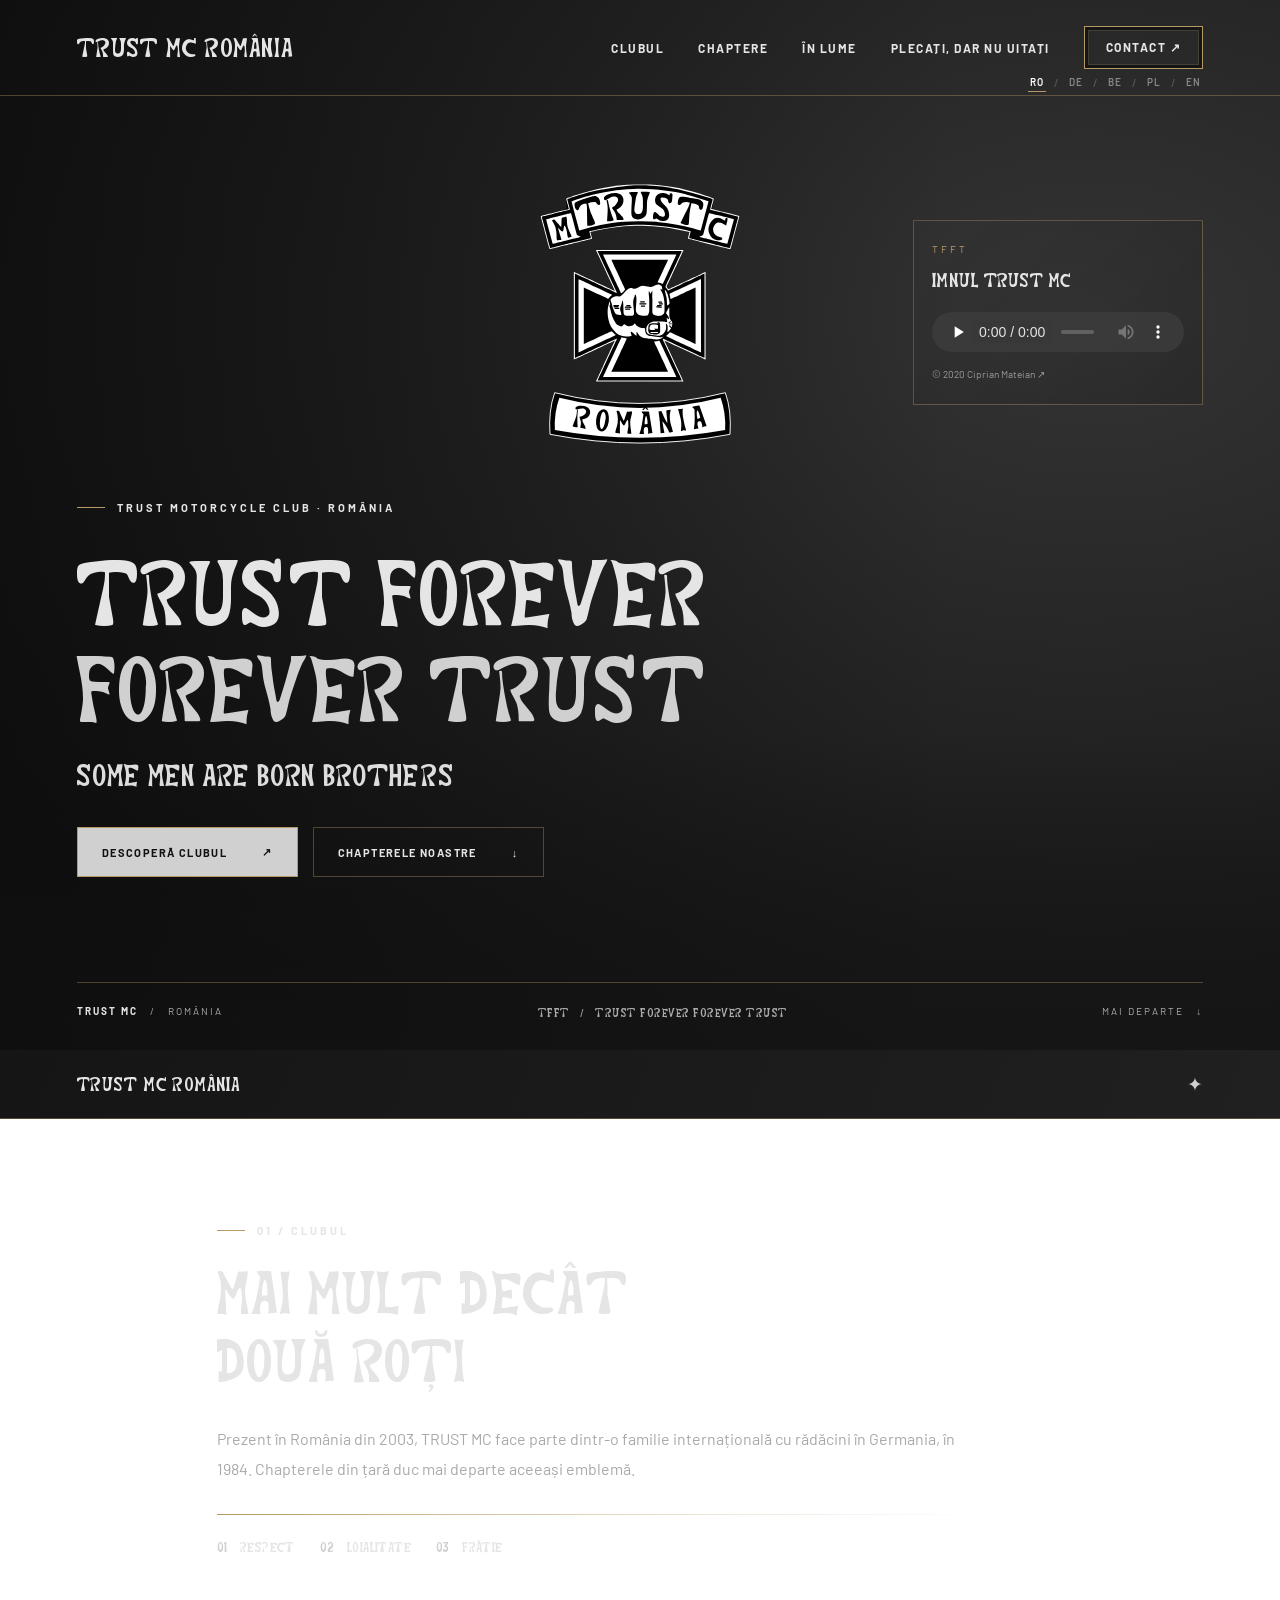
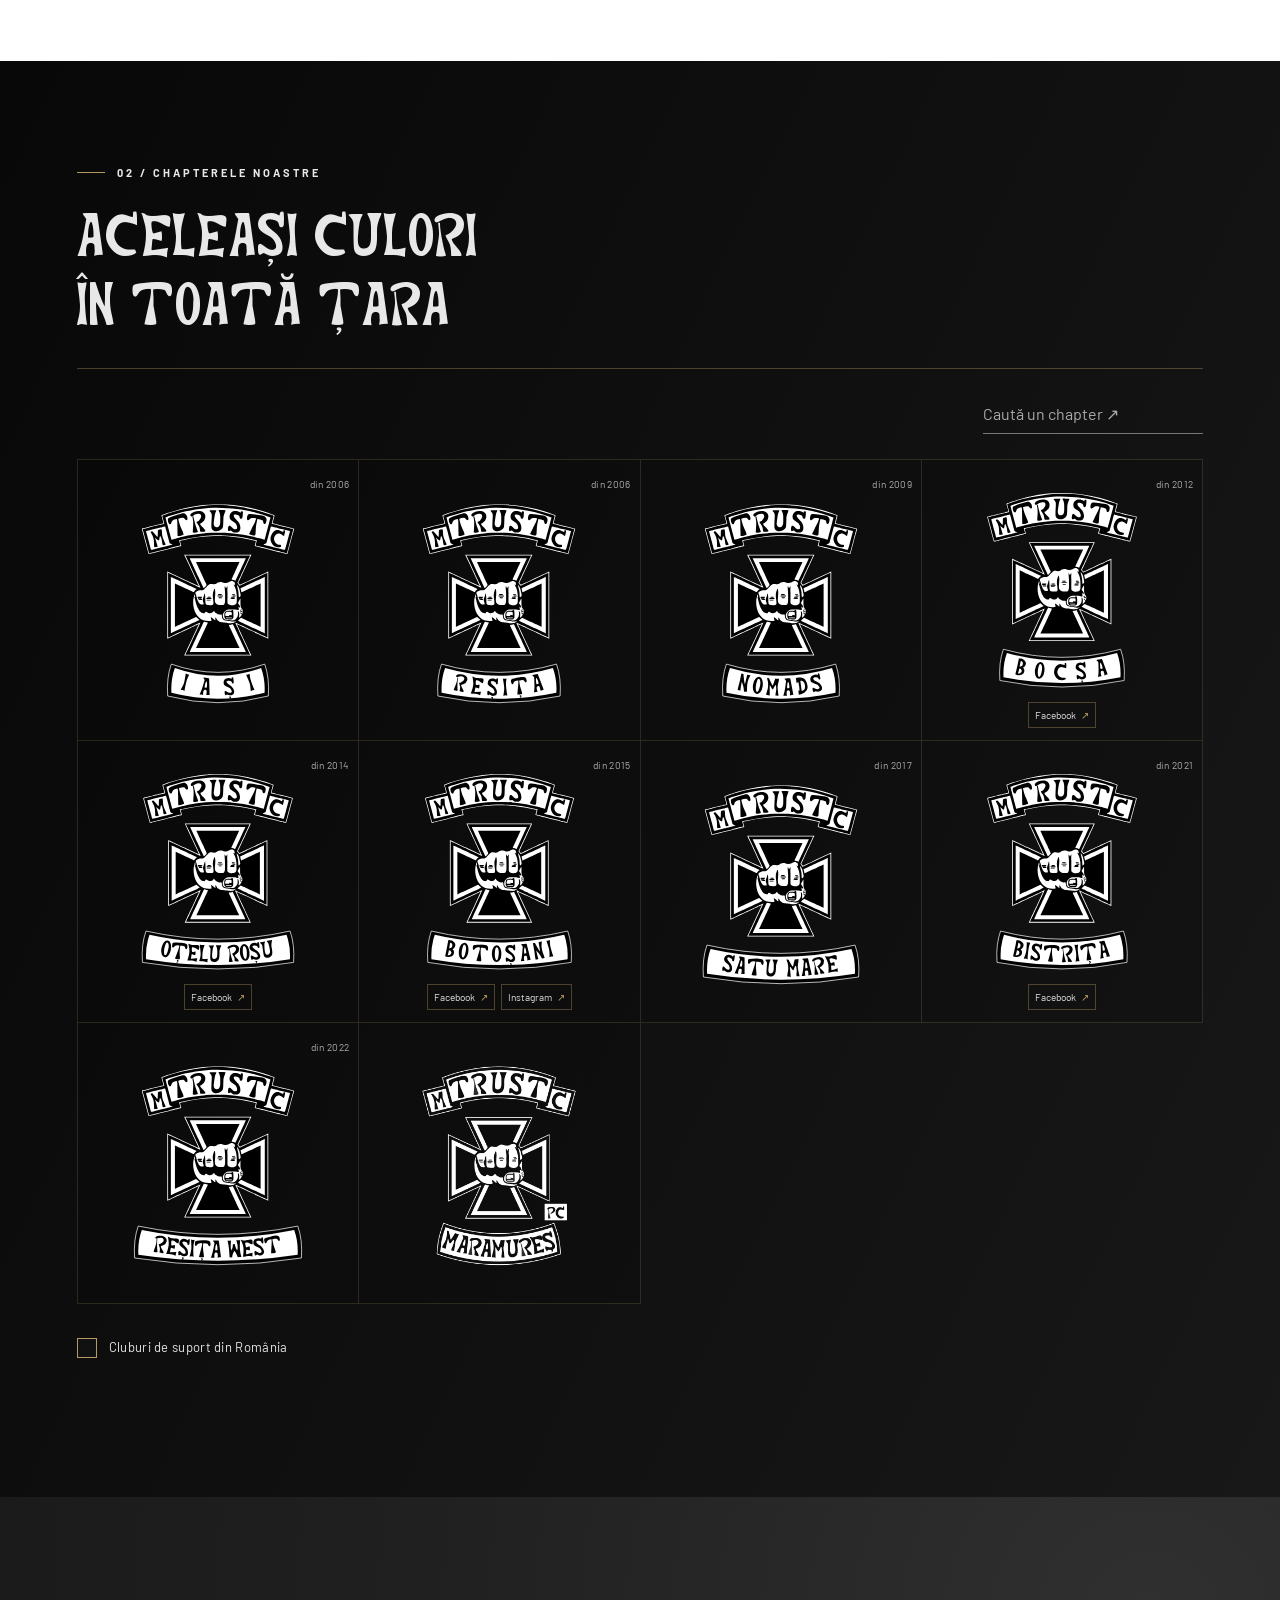
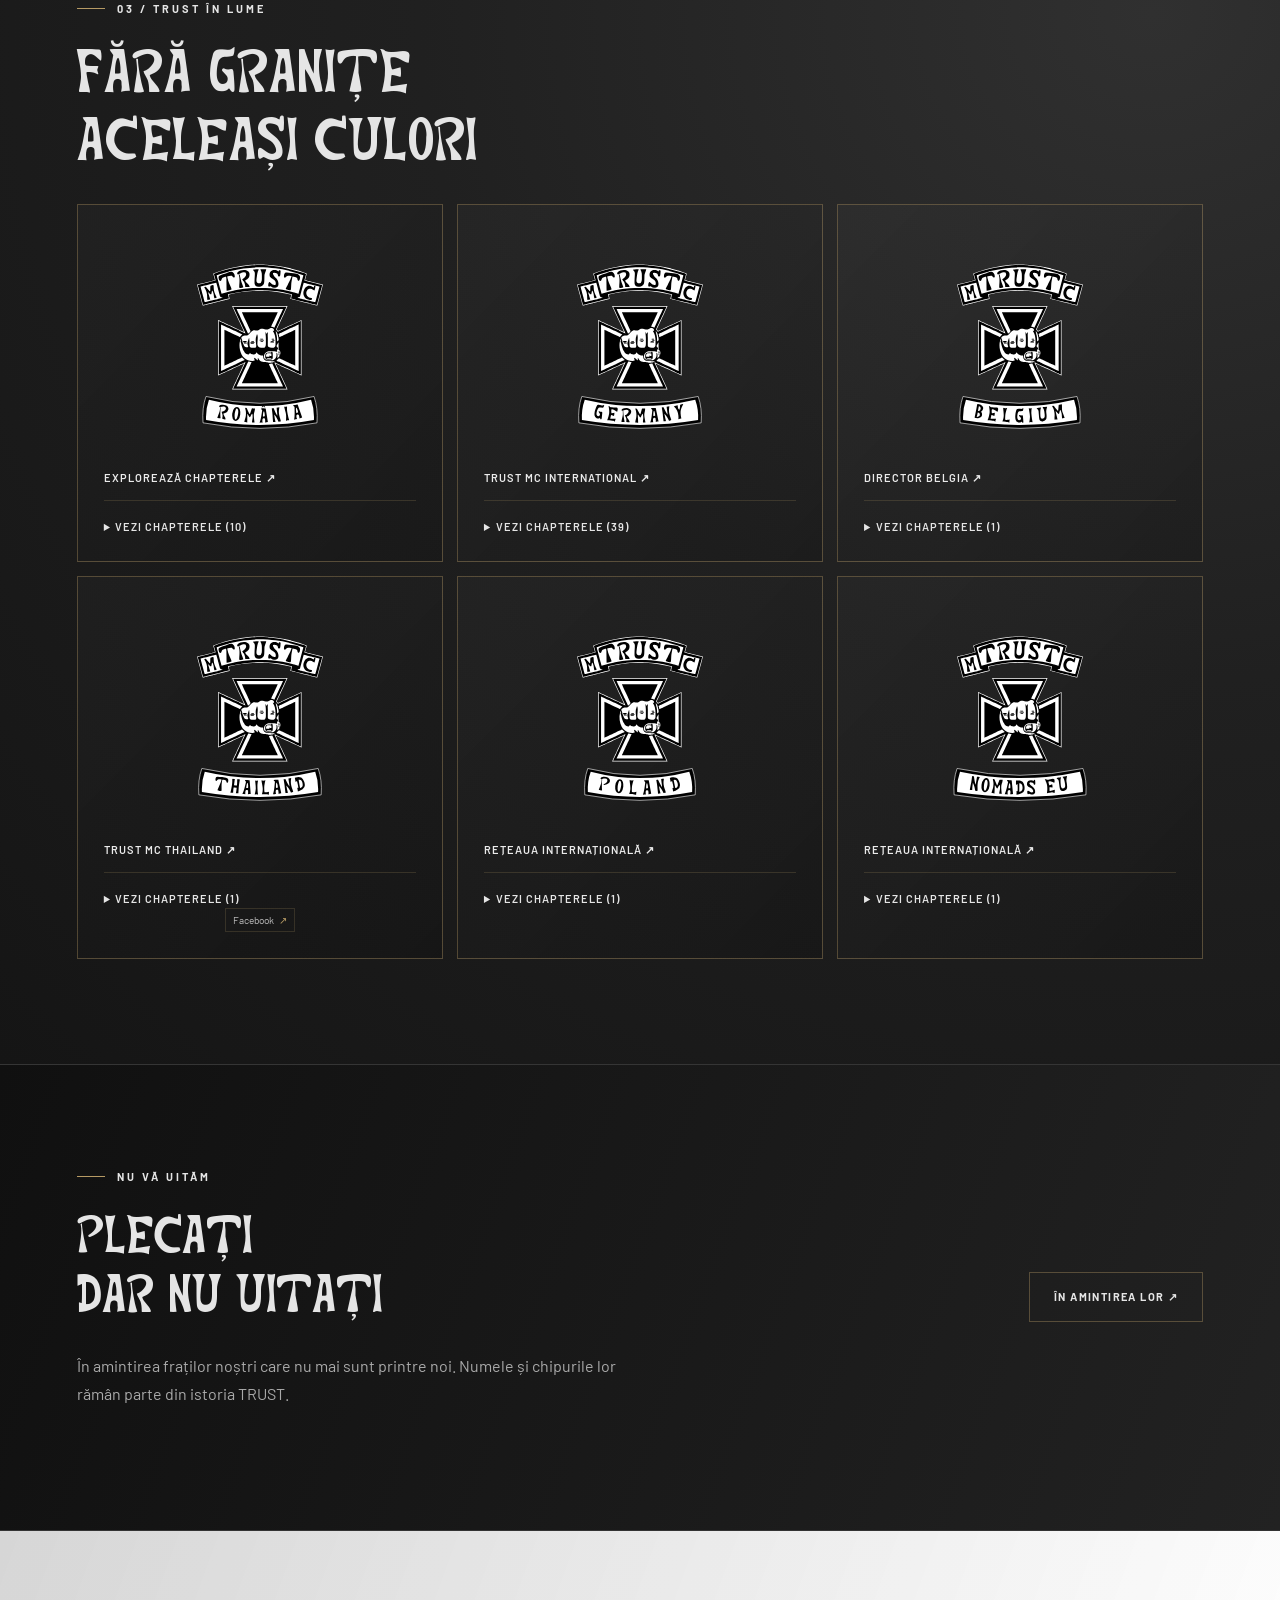
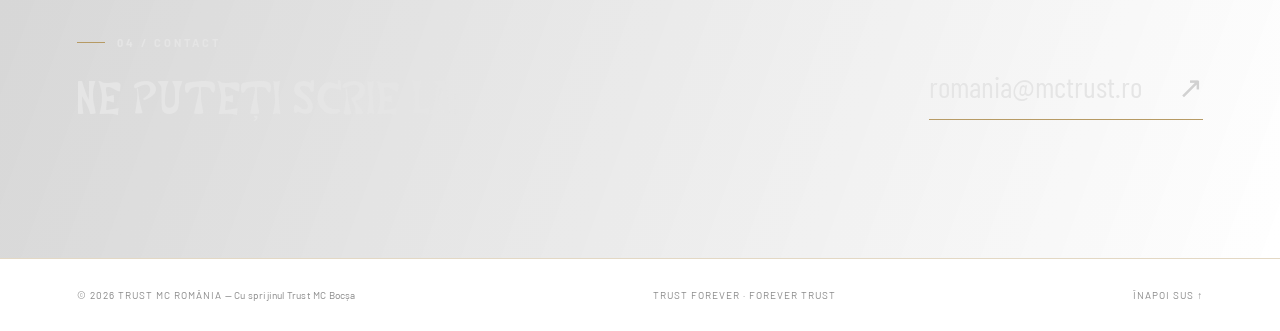
<file: index.html>
<!doctype html>
<html lang="ro"><head><meta charset="UTF-8"><meta name="viewport" content="width=device-width, initial-scale=1"><meta name="description" content="TRUST MC România. Chaptere, comunitate și contact."><title>TRUST MC România — Trust Forever Forever Trust</title><link rel="preload" href="assets/Trust-MC-Romanian.woff2" as="font" type="font/woff2" crossorigin><link rel="preconnect" href="https://fonts.googleapis.com"><link href="https://fonts.googleapis.com/css2?family=Barlow+Condensed:wght@500;600;700;800;900&family=Barlow:wght@400;500;600;700&display=swap" rel="stylesheet"><style>
:root{--accent:#d0d0d0;--paper:#e5e5e5;--muted:#9a9a9a}*{box-sizing:border-box}html{scroll-behavior:smooth;scroll-padding-top:90px}body{margin:0;background:#121212;color:var(--paper);font-family:Barlow,Arial,sans-serif}a{color:inherit;text-decoration:none}button,input{font:inherit}button,a{ -webkit-tap-highlight-color:transparent}a:focus-visible,button:focus-visible,input:focus-visible{outline:2px solid #909090;outline-offset:5px}.wrap{max-width:1376px;margin:auto;padding:0 6%}header{height:96px;display:flex;align-items:center;justify-content:space-between;border-bottom:1px solid #ffffff25;position:absolute;z-index:5;left:0;right:0}.brand{display:flex;gap:13px;align-items:center}.brand .logo-mark{display:block;flex-shrink:0;width:52px;height:62px;background:#fff;mask-image:url("assets/romania.jfif");mask-mode:luminance;mask-size:contain;mask-position:center;mask-repeat:no-repeat}.brand strong{font-family:'Barlow Condensed',sans-serif;font-size:27px;letter-spacing:1px;line-height:1;white-space:nowrap}.brand small{display:block;font-size:10px;letter-spacing:4px;margin-top:7px}nav{display:flex;align-items:center;gap:34px;font-size:12px;font-weight:700;letter-spacing:1.5px}nav a:hover{color:#828282}.contact-nav{border:1px solid #ffffff65;padding:13px 21px}.menu{display:none;background:none;border:1px solid #555555;color:white;padding:10px}.hero{min-height:820px;height:100svh;max-height:1100px;position:relative;display:flex;align-items:center;isolation:isolate;background:#252525}.hero:before{filter:grayscale(1);content:'';position:absolute;inset:0;z-index:-2;background:radial-gradient(ellipse at 80% 35%,#373737 0%,#1b1b1b 42%,#111 80%)}.hero:after{content:'';position:absolute;inset:0;z-index:-1;background:linear-gradient(90deg,rgba(10,10,10,.90),rgba(10,10,10,.4) 65%,rgba(10,10,10,.15)),linear-gradient(0deg,#121212,transparent 35%)}.hero-content{width:100%;padding-top:90px}.eyebrow{font-size:11px;font-weight:700;letter-spacing:3px;display:flex;gap:12px;align-items:center}.eyebrow:before{content:'';width:28px;height:2px;background:var(--accent)}h1,h2,h3,.display{font-family:'Barlow Condensed','Arial Narrow',sans-serif;text-transform:uppercase}h1{font-size:clamp(72px,8.7vw,138px);line-height:.88;letter-spacing:-2px;margin:32px 0}h1 span{color:var(--accent)}.hero p{max-width:405px;line-height:1.7;color:#c1c1c1;font-size:16px}.buttons{display:flex;flex-wrap:wrap;gap:15px;margin-top:34px}.button{display:inline-flex;align-items:center;justify-content:space-between;gap:35px;padding:17px 24px;font-size:11px;letter-spacing:1.4px;font-weight:700;border:1px solid #777777}.primary{background:var(--accent);border-color:var(--accent);color:#111}.button:hover{background:var(--paper);color:#111111}.hero-bottom{position:absolute;bottom:30px;left:6%;right:6%;display:flex;justify-content:space-between;border-top:1px solid #ffffff2b;padding-top:22px;font-size:10px;letter-spacing:2px;color:#aaaaaa}.hero-bottom b{color:var(--paper)}.rail{padding:22px 6%;border-bottom:1px solid #353535;display:flex;justify-content:space-between;gap:15px;font-family:'Barlow Condensed',sans-serif;font-size:20px;font-weight:600;letter-spacing:2px}.rail span{color:var(--accent)}section{padding:105px 0}.intro{max-width:1000px}.intro>div{max-width:760px}h2{font-size:clamp(48px,5.5vw,79px);line-height:1;margin:22px 0 28px;font-weight:700;letter-spacing:-1px}.intro p{color:#a9a9a9;font-size:16px;line-height:1.9}.intro .line{height:1px;background:#383838;margin-top:30px}.values{display:flex;gap:25px;margin-top:24px;font-size:11px;letter-spacing:2px;font-weight:600}.values span{color:var(--accent);padding-right:8px}.chapters{background:var(--paper);color:#1a1a1a}.section-head{display:flex;justify-content:space-between;align-items:end;gap:30px}.section-head p{color:#666666;max-width:290px;line-height:1.7;font-size:14px;margin-bottom:30px}.section-head h2{margin-bottom:30px}.tools{display:flex;justify-content:flex-end;align-items:center;gap:20px;border-top:1px solid #bbbbbb;padding:25px 0}.filters{display:flex;gap:8px;flex-wrap:wrap}.filter{border:1px solid #b7b7b7;padding:10px 15px;cursor:pointer;background:transparent;font-size:10px;letter-spacing:1px;font-weight:700}.filter.active{background:#1a1a1a;color:white;border-color:#1a1a1a}.search{border:0;border-bottom:1px solid #999999;background:none;padding:10px 0;width:220px;outline-offset:2px}.chapter-grid{display:grid;grid-template-columns:repeat(3,1fr);border-top:1px solid #bbbbbb;border-left:1px solid #bbbbbb}.chapter{padding:27px;border-right:1px solid #bbbbbb;border-bottom:1px solid #bbbbbb;min-height:175px;transition:background .2s}.chapter:hover{background:#d6d6d6}.chapter-top{display:flex;justify-content:space-between;font-size:9px;letter-spacing:1.8px;color:#666666}.chapter h3{font-size:32px;margin:18px 0 13px;letter-spacing:.3px}.chapter a{font-size:12px;color:#585858;display:inline-block;line-height:1.7}.chapter a:hover{text-decoration:underline;color:var(--accent)}.chapter .arrow{float:right;color:var(--accent);font-size:22px}.empty{padding:35px 0}.contact{position:relative;overflow:hidden}.contact:before{content:'TRUST';position:absolute;font-family:'Barlow Condensed',sans-serif;font-weight:900;font-size:310px;line-height:1;right:-10px;bottom:-28px;color:#ffffff03;pointer-events:none}.contact-inner{display:flex;justify-content:space-between;align-items:center;gap:45px}.contact h2{font-size:clamp(50px,6vw,86px)}.contact p{color:#9c9c9c;line-height:1.7}.contact-link{font-family:'Barlow Condensed',sans-serif;font-size:30px;border-bottom:1px solid #777777;padding-bottom:14px;white-space:nowrap}.contact-link span{color:var(--accent);padding-left:30px}footer{border-top:1px solid #333333;padding:30px 0;font-size:10px;letter-spacing:1px;color:#8a8a8a}.footer-inner{display:flex;justify-content:space-between;gap:25px}.footer-inner a:hover{color:white}[hidden]{display:none!important}@media(min-width:1600px){.hero-bottom{left:calc((100% - 1210px)/2);right:calc((100% - 1210px)/2)}}@media(max-width:800px){header{height:80px}nav{display:none;position:absolute;top:80px;left:0;right:0;background:#181818;padding:25px 6%;align-items:stretch;gap:24px}nav.open{display:flex;flex-direction:column}.menu{display:block}.hero{min-height:740px;height:95svh}.hero:before{background-position:65% center}.hero:after{background:linear-gradient(90deg,#0c0c0ce0,#0c0c0c60),linear-gradient(0deg,#121212,transparent)}h1{font-size:clamp(46px,10.8vw,86px);letter-spacing:-1px}.brand{gap:9px}.brand strong{font-size:22px}.brand .logo-mark{width:38px;height:51px}.hero-bottom{font-size:8px}.hero-bottom span:last-child{display:none}.rail{font-size:14px;letter-spacing:1px}.rail .last{display:none}section{padding:70px 0}.intro{grid-template-columns:1fr;gap:40px}.section-head{display:block}.section-head p{max-width:100%}.tools{align-items:start;flex-direction:column}.search{width:100%}.chapter-grid{grid-template-columns:repeat(2,1fr)}.chapter{padding:20px}.chapter h3{font-size:28px}.contact-inner{display:block}.contact-link{display:inline-block;margin-top:25px;font-size:25px}.footer-inner{flex-direction:column;line-height:1.8}}@media(prefers-reduced-motion:reduce){html{scroll-behavior:auto}*{transition:none!important}}
.world-grid{display:grid;grid-template-columns:repeat(3,1fr);gap:14px}.country{border:1px solid #474747;padding:26px;background:#171717}.country.home{border-color:#4a4a4a}.country .country-top{display:flex;justify-content:space-between;font-size:10px;letter-spacing:2px;color:#a8a8a8}.country h3{font-size:38px;margin:22px 0 12px}.country p{font-size:13px;line-height:1.7;color:#a8a8a8;min-height:46px}.country>a,.country summary{font-size:11px;letter-spacing:1px;font-weight:600;cursor:pointer}.country>a{display:inline-block;padding:15px 0;color:#ebebeb}.country details{border-top:1px solid #3b3b3b;padding-top:17px}.country summary{line-height:1.6}.country ul{padding-left:17px;columns:2;font-size:12px;line-height:1.9;color:#b6b6b6}.country li{break-inside:avoid}.source-note{font-size:11px;color:#8d8d8d;line-height:1.8;margin-top:25px}.source-note a{text-decoration:underline}.country a:hover{color:#7d7d7d}@media(max-width:900px){.world-grid{grid-template-columns:repeat(2,1fr)}nav{gap:18px;font-size:10px}}@media(max-width:550px){.world-grid{grid-template-columns:1fr}.country p{min-height:0}}
/* Subtle monochrome lighting, continuous through the dark sections. */
body{background:radial-gradient(ellipse at 85% 8%,#292929 0%,transparent 48%),linear-gradient(115deg,#111 0%,#191919 58%,#222 100%);background-attachment:fixed}
.hero{background:transparent}
.hero:before{background:radial-gradient(ellipse at 85% 30%,#343434 0%,#232323 40%,#121212 85%)}
.hero:after{background:linear-gradient(90deg,rgba(8,8,8,.45),rgba(8,8,8,0) 75%),linear-gradient(0deg,#151515 0%,rgba(21,21,21,0) 30%)}
.rail{background:linear-gradient(110deg,#151515,#202020)}
.chapters{background:linear-gradient(120deg,#e9e9e9 0%,#dfdfdf 55%,#d6d6d6 100%)}
#international{background:radial-gradient(ellipse at 90% 10%,#303030 0%,#202020 45%,#151515 100%)!important}
.country{background:linear-gradient(135deg,rgba(255,255,255,.025),rgba(0,0,0,.14))}
.contact{background:linear-gradient(110deg,rgba(0,0,0,.16),rgba(255,255,255,.025))}
.chapter{position:relative;min-height:350px}.chapter-logo{display:block;width:150px;height:180px;object-fit:contain;margin:24px auto;filter:grayscale(1);background:transparent}.chapter h3{margin-top:18px}.chapter-top{min-height:12px}@media(max-width:550px){.chapter-grid{grid-template-columns:1fr}.chapter{min-height:0}.chapter-logo{width:168px;height:200px;margin:22px auto}}
@font-face{font-family:"Trust MC";src:url("assets/Trust-MC-Romanian.woff2") format("woff2"),url("assets/Trust-MC-Romanian.ttf") format("truetype");font-weight:400;font-style:normal;font-display:swap}
.brand strong{font-family:"Trust MC","Barlow Condensed",sans-serif;font-size:26px;font-weight:400;letter-spacing:.4px;font-synthesis:none}
h1{font-family:"Trust MC","Barlow Condensed",sans-serif;font-size:clamp(64px,8.5vw,130px);font-weight:400;line-height:1.08;letter-spacing:0;font-synthesis:none}
@media(max-width:800px){.brand strong{font-size:22px}h1{font-size:clamp(42px,9vw,72px);letter-spacing:0;line-height:1.12}}
@media(max-width:380px){.brand strong{font-size:19px}.brand{gap:7px}}

h1,h2,h3,.display,.rail,.values,.hero-bottom>span:nth-child(2){font-family:"Trust MC","Barlow Condensed",sans-serif;font-weight:400;font-synthesis:none}
h2{font-size:clamp(38px,4.6vw,66px);line-height:1.16;letter-spacing:0}
.contact h2{font-size:clamp(27px,3.5vw,48px);line-height:1.2}
.chapter h3{font-size:30px;line-height:1.2;letter-spacing:0}
.country h3{font-size:34px;line-height:1.2;letter-spacing:0}
.rail{font-size:19px;letter-spacing:.4px;align-items:center}
.values{font-size:13px;letter-spacing:.4px}
.hero-bottom>span:nth-child(2){font-size:12px;letter-spacing:.5px}
@media(max-width:800px){h2,.contact h2{font-size:clamp(25px,5.5vw,36px)}.rail{font-size:13px;letter-spacing:0}.chapter h3{font-size:28px}.country h3{font-size:30px}.values{font-size:11px;gap:16px}.hero-bottom>span:nth-child(2){font-size:9px;letter-spacing:0}}
.chapter-logo{width:190px;height:210px;object-fit:contain;background:transparent}@media(max-width:550px){.chapter-logo{width:220px;height:230px}}
.chapters{background:linear-gradient(115deg,#080808 0%,#111 58%,#181818 100%);color:#e8e8e8}
.chapters .section-head p{color:#b3b3b3}
.chapters .tools,.chapters .chapter-grid,.chapters .chapter{border-color:#3c3c3c}
.chapters .chapter{background:rgba(0,0,0,.16)}
.chapters .chapter:hover{background:#202020}
.chapters .chapter-top,.chapters .chapter a{color:#bcbcbc}
.chapters .chapter a:hover{color:#fff}
.chapters .search{color:#eee;border-color:#777;color-scheme:dark}
.chapters .search::placeholder{color:#aaa;opacity:1}
.chapters .chapter-logo{background:transparent}

.chapters .chapter{min-height:0;padding:18px 24px 20px}
.chapters .chapter-logo{width:170px;height:175px;margin:0 auto 10px;object-fit:contain}

.chapters .chapter a{line-height:1.65}
@media(max-width:550px){.chapters .chapter{padding:18px 22px 20px}.chapters .chapter-logo{width:180px;height:185px;margin:0 auto 10px}}

@media(min-width:801px) and (max-width:1200px){header nav{display:none;position:absolute;top:96px;left:0;right:0;background:#171717;padding:25px 6%;align-items:stretch;gap:24px}header nav.open{display:flex;flex-direction:column}header .menu{display:block}}
.remembrance-link{border-top:1px solid #353535;background:linear-gradient(110deg,#101010,#222)}.remembrance-link .wrap{display:flex;justify-content:space-between;align-items:center;gap:30px}.remembrance-link h2{font-size:clamp(32px,4vw,54px)}.remembrance-link p{color:#aaa;line-height:1.8;max-width:550px}@media(max-width:700px){.remembrance-link .wrap{display:block}.remembrance-link .button{margin-top:20px}}
.country-logo{display:block;width:190px;height:200px;object-fit:contain;margin:15px auto 10px;filter:grayscale(1)}.country h3{margin-top:12px}@media(max-width:550px){.country-logo{width:200px;height:210px}}
.hero{height:auto;min-height:1050px;max-height:none;padding:125px 0 135px}
.hero-content{padding-top:0}
.hero-emblem{display:block;width:300px;height:300px;object-fit:contain;margin:0 auto 38px}
@media(max-width:800px){.hero{height:auto;min-height:0;max-height:none;padding:105px 0 115px}.hero-content{padding-top:0}.hero-emblem{width:230px;height:230px;margin:0 auto 30px}}
.language-switch{position:absolute;top:102px;left:0;right:0;display:flex;align-items:center;justify-content:flex-end;gap:9px;z-index:4;font:600 11px Barlow,Arial,sans-serif;letter-spacing:1px}.language-switch button{border:0;border-bottom:1px solid transparent;background:transparent;padding:6px 3px;color:#888;cursor:pointer;font:inherit;letter-spacing:inherit}.language-switch button[aria-pressed=true]{color:#fff;border-color:#fff}.language-switch button:hover{color:#fff}.language-switch span{color:#555}@media(max-width:800px){.language-switch{top:85px;gap:7px;font-size:10px}}nav.open .language-switch{position:static;inset:auto;padding:16px 0 0;margin:0;width:100%;justify-content:flex-start;flex-shrink:0;border-top:1px solid #444;z-index:auto;gap:12px;font-size:12px}nav.open{max-height:calc(100svh - 96px);overflow-y:auto}@media(max-width:800px){nav.open{max-height:calc(100svh - 80px)}}header>.language-switch{position:absolute;left:auto;right:6%;top:auto;bottom:3px;width:auto;max-width:none;margin:0;padding:0!important;gap:8px;z-index:6;font-size:10px;line-height:1}header>.language-switch button{padding:3px 2px;line-height:1.1}header>.language-switch span{line-height:1}@media(max-width:800px){header>.language-switch{top:auto;bottom:2px;right:6%;gap:6px;font-size:9px}header>.language-switch button{padding:2px}}
.footer-support{font-family:Barlow,Arial,sans-serif;font-weight:400;text-transform:none;letter-spacing:.2px;display:inline-block}</style><style>
/* Fine warm-gold rules: restrained accents over the monochrome identity. */
:root{--gold:#b69a64;--gold-line:rgba(182,154,100,.38);--gold-faint:rgba(182,154,100,.20)}
header.wrap{border-bottom-color:var(--gold-line)}
header .menu,header .contact-nav{border-color:var(--gold);box-shadow:inset 0 0 0 3px #151515,inset 0 0 0 4px var(--gold-faint)}
header .menu:hover,header .menu[aria-expanded="true"]{background:rgba(182,154,100,.07);border-color:#d1b780}
header nav a:hover{color:#e5e5e5;text-decoration:underline;text-decoration-color:var(--gold);text-underline-offset:7px;text-decoration-thickness:1px}
.eyebrow:before{height:1px;background:var(--gold)}
.hero-bottom,.rail,footer{border-color:var(--gold-line)}
.intro .line{background:linear-gradient(90deg,var(--gold),var(--gold-faint) 70%,transparent)}
.chapters .tools{border-top-color:var(--gold-line)}
.chapters .chapter-grid,.chapters .chapter{border-color:var(--gold-faint)}
.chapters .chapter:hover{box-shadow:inset 0 2px 0 var(--gold)}
.country,.country.home{border-color:var(--gold-line)}
.country details{border-top-color:var(--gold-faint)}
.contact-link{border-bottom-color:var(--gold)}
.button{border-color:var(--gold-line)}
.button.primary{border-color:var(--gold)}
.language-switch button[aria-pressed="true"]{border-bottom-color:var(--gold)}
a:focus-visible,button:focus-visible,input:focus-visible{outline-color:var(--gold)}
.memory-card{border-color:var(--gold-faint)}
.memory-filter[aria-pressed="true"]{border-color:var(--gold)}
.dialog-bar{border-bottom-color:var(--gold-line)}
@media(max-width:1200px){header nav.open{border:1px solid var(--gold-line);box-shadow:0 12px 30px #0005}}
</style><style>.chapters .tools{justify-content:flex-end}.support-controls{padding:22px 0}.support-toggle{display:inline-flex;align-items:center;gap:12px;cursor:pointer;min-height:44px;font-size:13px;line-height:1.5;letter-spacing:.3px;color:#e5e5e5}.support-toggle input{appearance:none;-webkit-appearance:none;display:grid;place-content:center;flex-shrink:0;width:20px;height:20px;margin:0;border:1px solid var(--gold);background:#111;cursor:pointer}.support-toggle input:checked{background:var(--gold)}.support-toggle input:checked:after{content:'';width:5px;height:10px;border:solid #111;border-width:0 2px 2px 0;transform:rotate(45deg) translate(-1px,-1px)}.support-toggle:hover input{border-color:#e0c68c}@media(max-width:800px){.chapters .tools{gap:14px}.support-toggle{font-size:13px}}</style><style>.chapter-socials{display:flex;justify-content:center;flex-wrap:wrap;gap:10px;margin-top:18px}.chapters .chapter-socials a{display:inline-flex;align-items:center;gap:12px;padding:8px 12px;border:1px solid var(--gold-line);color:#ddd;font-size:12px;line-height:1.4;text-decoration:none}.chapters .chapter-socials a:hover{border-color:var(--gold);background:rgba(182,154,100,.08);color:#fff}.chapter-socials span{color:var(--gold)}</style><style>/* Balance the tightly cropped support artwork against the TRUST emblems. */
.support-club .chapter-logo{padding:18px;object-fit:contain}
</style><style>.chapter-since{display:block;font-family:Barlow,Arial,sans-serif;font-size:11px;line-height:1.5;font-weight:400;letter-spacing:.8px;color:#aaa;margin:5px 0 0;text-transform:none}.country .chapter-since{margin:-5px 0 16px}.chapter .chapter-since{text-align:center}</style><style>.hero-identity{display:grid;grid-template-columns:minmax(0,1fr) 300px minmax(0,1fr);align-items:center;gap:28px;margin:0 0 38px}.hero-identity .hero-emblem{grid-column:2;margin:0}.anthem-card{grid-column:3;justify-self:end;width:100%;max-width:290px;padding:22px 18px;border:1px solid var(--gold-line);background:linear-gradient(135deg,#ffffff03,#0002)}.anthem-kicker{display:block;font-size:10px;letter-spacing:3px;color:var(--gold)}.anthem-card h2{font-family:"Trust MC",sans-serif;font-size:19px;line-height:1.4;margin:12px 0 18px;letter-spacing:0}.anthem-card audio{display:block;width:100%;height:40px;color-scheme:dark}.anthem-credit{display:inline-block;font-size:10px;color:#999;margin-top:14px;line-height:1.6}.anthem-credit:hover{color:#eee}@media(max-width:1000px){.hero-identity{display:flex;flex-direction:column;gap:22px;margin-bottom:32px}.hero-identity .hero-emblem{margin:0}.anthem-card{align-self:center;max-width:320px;padding:18px}.anthem-card h2{font-size:18px;margin:9px 0 14px}}</style><style>/* Compact square cards with a shared emblem, title and social baseline. */
.chapter-grid{grid-template-columns:repeat(4,minmax(0,1fr));align-items:stretch}
.chapters .chapter,.chapters .chapter:has(.chapter-socials){position:relative;display:grid;grid-template-rows:minmax(0,1fr) auto;align-items:center;justify-items:center;aspect-ratio:1;min-height:0;min-width:0;padding:17px 12px 12px;text-align:center}
.chapters .chapter .chapter-logo{grid-row:1;display:block;width:100%;height:100%;min-height:0;max-width:230px;object-fit:contain;margin:0;flex-shrink:0}
.chapters .support-club .chapter-logo{padding:18px}
.chapters .support-club .chapter-logo,
.chapters .chapter-logo[src$="/maramures-pc-display.svg"]{filter:grayscale(1) contrast(1.08);mix-blend-mode:screen}

.chapter .chapter-since,.country .chapter-since{position:absolute;top:17px;right:9px;display:block;margin:0;text-align:right;font-size:10px;line-height:1.5;letter-spacing:.3px;color:#aaa}
.country{position:relative}
.country .chapter-since{top:24px;right:12px}
.chapter-socials{grid-row:2;display:flex;justify-content:center;flex-wrap:nowrap;gap:8px;margin:0;min-width:0}
.chapters .chapter-socials a{font-size:10px;line-height:1.4;padding:5px 8px;gap:7px;white-space:nowrap}
@media(max-width:1100px){.chapter-grid{grid-template-columns:repeat(3,minmax(0,1fr))}}
@media(max-width:800px){.chapter-grid{grid-template-columns:repeat(2,minmax(0,1fr))}}
@media(max-width:600px){.chapter-grid{grid-template-columns:1fr;max-width:310px;margin-left:auto;margin-right:auto}.chapters .chapter .chapter-logo{max-width:245px}.chapters .chapter-socials a{font-size:11px}.chapter .chapter-since{top:18px;right:10px}}
</style><style>.chapters .chapter-socials{gap:6px;max-width:100%}.chapters .chapter-socials a{padding:5px 6px;gap:5px}.chapters .chapter-source{color:#aaa;border-color:#ffffff20}.chapter-source span:first-child{color:inherit}.country-references{border-top:1px solid var(--gold-faint);margin-top:18px;padding-top:12px;font-size:10px;color:#aaa}.country-references .chapter-socials{justify-content:flex-start;margin:0}.country-references a:hover{color:#eee}.country ul:has(.foreign-chapter-entry){columns:1;list-style:none;padding-left:0;max-height:360px;overflow-y:auto;overscroll-behavior:contain;scrollbar-width:thin}.foreign-chapter-entry{display:flex;flex-wrap:wrap;align-items:center;justify-content:space-between;gap:6px;border-bottom:1px solid #ffffff12;padding:9px 0}.foreign-chapter-name{font-size:12px}.foreign-chapter-entry .chapter-socials{display:flex;justify-content:flex-start;flex-wrap:wrap;margin:0;gap:6px}.country .chapter-socials a{display:inline-flex;gap:5px;align-items:center;border:1px solid var(--gold-faint);font-size:10px;line-height:1.4;padding:4px 7px;color:#bbb}.country .chapter-socials a:hover{border-color:var(--gold);color:#eee}</style><link rel="stylesheet" href="assets/creator-signature.css?v=2"><style>.hero .hero-motto{font-size:clamp(52px,7vw,108px);margin-bottom:18px}.hero .hero-submotto{font:400 clamp(19px,2.35vw,32px)/1.2 "Trust MC","Barlow Condensed",sans-serif;margin:0 0 18px;color:#ddd}@media(max-width:800px){.hero .hero-motto{font-size:clamp(35px,7.8vw,62px)}}</style><style>[data-app-install][hidden]{display:none}</style></head><body>
<header class="wrap"><a class="brand" href="#" aria-label="TRUST MC România — acasă"><strong>TRUST MC ROMÂNIA</strong></a><nav id="nav" aria-label="Navigare principală"><a href="#club">CLUBUL</a><a href="#chaptere">CHAPTERE</a><a href="#international">ÎN LUME</a><a href="plecati-dar-nu-uitati.html">PLECAȚI, DAR NU UITAȚI</a><a href="#contact" class="contact-nav">CONTACT ↗</a></nav><button class="menu" aria-controls="nav" aria-expanded="false">MENIU ☰</button><div class="language-switch wrap" role="group" aria-label="Language"><button data-language="ro" lang="ro" aria-label="Română" aria-pressed="true">RO</button><span>/</span><button data-language="de" lang="de" aria-label="Deutsch" aria-pressed="false">DE</button><span>/</span><button data-language="nl" lang="nl" aria-label="Belgisch Nederlands" aria-pressed="false">BE</button><span>/</span><button data-language="pl" lang="pl" aria-label="Polski" aria-pressed="false">PL</button><span>/</span><button data-language="en" lang="en" aria-label="English" aria-pressed="false">EN</button></div></header>
<main><div class="hero"><div class="wrap hero-content"><div class="hero-identity"><img class="hero-emblem" src="assets/romania-framed.svg" alt="Sigla TRUST MC România" width="300" height="300" fetchpriority="high"><aside class="anthem-card" aria-label="Imnul TRUST MC"><span class="anthem-kicker">TFFT</span><h2>IMNUL TRUST MC</h2><audio controls preload="none" aria-label="Ascultă imnul TRUST MC"><source src="assets/trust-mc-anthem.mp3" type="audio/mpeg"><a href="assets/trust-mc-anthem.mp3">Ascultă imnul TRUST MC</a></audio><a class="anthem-credit" href="https://www.youtube.com/watch?v=ivSDwLZ6h44" target="_blank" rel="noopener noreferrer">© 2020 Ciprian Mateian ↗</a></aside></div><div class="eyebrow">TRUST MOTORCYCLE CLUB · ROMÂNIA</div><h1 class="hero-motto">TRUST FOREVER<br><span>FOREVER TRUST</span></h1><p class="hero-submotto" translate="no">Some men are born brothers</p><div class="buttons"><a class="button primary" href="https://caiuspoputa-debug.github.io/trust-mc-apps/descarca/" data-app-install hidden>APLICAȚIA TRUST MC <span aria-hidden="true">↓</span></a><a class="button primary" href="#club">DESCOPERĂ CLUBUL <span>↗</span></a><a class="button" href="#chaptere">CHAPTERELE NOASTRE <span>↓</span></a></div></div><div class="hero-bottom"><span><b>TRUST MC</b> &nbsp; / &nbsp; ROMÂNIA</span><span>TFFT &nbsp; / &nbsp; TRUST FOREVER FOREVER TRUST</span><span>MAI DEPARTE &nbsp; ↓</span></div></div>
<div class="rail"><div>TRUST MC ROMÂNIA</div><span>✦</span></div>
<section id="club"><div class="wrap intro"><div><div class="eyebrow">01 / CLUBUL</div><h2>MAI MULT DECÂT<br>DOUĂ ROȚI</h2><p>Prezent în România din 2003, TRUST MC face parte dintr-o familie internațională cu rădăcini în Germania, în 1984. Chapterele din țară duc mai departe aceeași emblemă.</p><div class="line"></div><div class="values"><div><span>01</span> RESPECT</div><div><span>02</span> LOIALITATE</div><div><span>03</span> FRĂȚIE</div></div></div></div></section>
<section class="chapters" id="chaptere"><div class="wrap"><div class="section-head"><div><div class="eyebrow">02 / CHAPTERELE NOASTRE</div><h2>ACELEAȘI CULORI<br>ÎN TOATĂ ȚARA</h2></div></div><div class="tools"><input class="search" type="search" aria-label="Caută un chapter" placeholder="Caută un chapter ↗"></div><div class="chapter-grid" id="grid"></div><div class="support-controls"><label class="support-toggle"><input id="support-romania" type="checkbox" aria-controls="support-grid"><span>Cluburi de suport din România</span></label></div><div class="chapter-grid" id="support-grid" hidden></div><p class="empty" hidden>Nu am găsit un chapter. Încearcă alt nume.</p></div></section>
<section id="international" style="background:#1c1c1c"><div class="wrap"><div class="section-head"><div><div class="eyebrow">03 / TRUST ÎN LUME</div><h2>FĂRĂ GRANIȚE<br>ACELEAȘI CULORI</h2></div></div><div class="world-grid" id="world"></div></div></section>
<section class="remembrance-link"><div class="wrap"><div><div class="eyebrow">NU VĂ UITĂM</div><h2>PLECAȚI<br>DAR NU UITAȚI</h2><p>În amintirea fraților noștri care nu mai sunt printre noi. Numele și chipurile lor rămân parte din istoria TRUST.</p></div><a class="button" href="plecati-dar-nu-uitati.html">ÎN AMINTIREA LOR ↗</a></div></section><section class="contact" id="contact" style="border-top:1px solid #333333"><div class="wrap contact-inner"><div><div class="eyebrow">04 / CONTACT</div><h2>NE PUTEȚI SCRIE LA:</h2></div><a class="contact-link" href="mailto:romania@mctrust.ro">romania@mctrust.ro <span>↗</span></a></div></section></main>
<footer><div class="wrap footer-inner"><span>© <span id="year"></span> TRUST MC ROMÂNIA <span class="footer-support">— Cu sprijinul Trust MC Bocșa</span></span><span>TRUST FOREVER · FOREVER TRUST</span><div class="footer-tail"><a href="#">ÎNAPOI SUS ↑</a></div></div></footer>
<script>
const chapterLogos={'Iași':'iasi-framed.svg','Nomads':'nomads-framed.svg','Bistrița':'bistrita-framed.svg','Reșița West':'resita-west-framed.svg','Bocșa':'bocsa-framed.svg','Oțelu Roșu':'otelu-rosu-framed.svg','Reșița':'resita-framed.svg','Botoșani':'botosani-framed.svg','Satu Mare':'satu-mare-framed.svg','Maramureș':'maramures-pc-display.svg'};const chapters=[["Iași"], ["Nomads"], ["Bistrița"], ["Reșița West"], ["Bocșa"], ["Oțelu Roșu"], ["Reșița"], ["Botoșani"], ["Satu Mare"], ["Maramureș"]];const chapterOrder=['Iași','Reșița','Nomads','Bocșa','Oțelu Roșu','Botoșani','Satu Mare','Bistrița','Reșița West','Maramureș'];chapters.sort((a,b)=>chapterOrder.indexOf(a[0])-chapterOrder.indexOf(b[0]));const grid=document.querySelector('#grid');const clean=s=>s.normalize('NFD').replace(/[\u0300-\u036f]/g,'').toLowerCase();const foundationYears={"Iași": 2006, "Reșița": 2006, "Nomads": 2009, "Bocșa": 2012, "Oțelu Roșu": 2014, "Botoșani": 2015, "Satu Mare": 2017, "Bistrița": 2021, "Reșița West": 2022, "Iron Fist Bistrița": 2022};function foundationLabel(name){return foundationYears[name]?`<span class="chapter-since">din ${foundationYears[name]}</span>`:'';}const chapterSocials={"Bocșa": {"facebook": "https://www.facebook.com/tmcbocsa"}, "Botoșani": {"facebook": "https://www.facebook.com/TrustMcBotosani", "instagram": "https://www.instagram.com/trustmcbotosani/"}, "Iron Fist Botoșani": {"facebook": "https://www.facebook.com/ironfistbotosani"}, "Bistrița": {"facebook": "https://www.facebook.com/share/1QLMhcB3fn/"}, "Oțelu Roșu": {"facebook": "https://www.facebook.com/share/1DrFEEfXmq/"}, "Iron Fist Bistrița": {"instagram": "https://www.instagram.com/ironfistmcbistrita20/"}, "Siam Nomads": {"facebook": "https://www.facebook.com/trustmcthailand"}};
function socialLinks(name){const links=chapterSocials[name]||{};if(!Object.keys(links).length)return "";return '<div class="chapter-socials">'+Object.entries(links).map(([platform,url])=>`<a href="${url}" target="_blank" rel="noopener noreferrer" aria-label="${platform==='facebook'?'Facebook':'Instagram'} · ${name}">${platform==='facebook'?'Facebook':'Instagram'} <span aria-hidden="true">↗</span></a>`).join('')+'</div>'}
function foreignChapterLinks(country,name){return `<li class="foreign-chapter-entry"><span class="foreign-chapter-name">${name}</span>${socialLinks(name)}</li>`;}
const supportRomania=[{"name": "Iron Fist Iași", "image": "assets/support-romania-75.png"}, {"name": "Iron Fist Bucovina", "image": "assets/support-romania-76.png"}, {"name": "Iron Fist Central", "image": "assets/support-romania-77.png"}, {"name": "Iron Fist Bistrița", "image": "assets/support-romania-78.png"}, {"name": "Iron Fist Reșița West", "image": "assets/support-romania-79.png"}, {"name": "Iron Fist Botoșani", "image": "assets/support-romania-80.png"}, {"name": "Black Fist Riders Club", "image": "assets/support-romania-81.png"}];function render(){const query=clean(document.querySelector('.search').value);const showingSupport=document.querySelector('#support-romania').checked;const filtered=chapters.filter(c=>clean(c[0]).includes(query));grid.innerHTML=filtered.map(c=>`<article class="chapter">${foundationLabel(c[0])}<img class="chapter-logo" src="assets/${chapterLogos[c[0]]}" alt="${c[0]}" loading="lazy" width="150" height="180">${socialLinks(c[0])}</article>`).join('');const supportGrid=document.querySelector('#support-grid');const supportFiltered=supportRomania.filter(c=>clean(c.name).includes(query));supportGrid.hidden=!showingSupport||supportFiltered.length===0;supportGrid.innerHTML=showingSupport?supportFiltered.map(c=>`<article class="chapter support-club">${foundationLabel(c.name)}<img class="chapter-logo" src="${c.image}" alt="${c.name}" loading="lazy" width="150" height="180">${socialLinks(c.name)}</article>`).join(''):'';document.querySelector('.empty').hidden=filtered.length>0||(showingSupport&&supportFiltered.length>0)}document.querySelector('#support-romania').addEventListener('change',render);document.querySelector('.search').addEventListener('input',render);document.querySelector('.menu').addEventListener('click',e=>{const open=document.querySelector('#nav').classList.toggle('open');e.currentTarget.setAttribute('aria-expanded',open)});document.querySelectorAll('nav a').forEach(a=>a.addEventListener('click',()=>{document.querySelector('#nav').classList.remove('open');document.querySelector('.menu').setAttribute('aria-expanded','false')}));document.querySelector('#year').textContent=new Date().getFullYear();render();
</script><script>
const countryLogos={RO:'romania',DE:'germany',BE:'belgium',TH:'thailand',PL:'poland',EU:'nomads-eu'};const international=[
{name:'România',code:'RO',year:'2003',home:true,text:'Casa acestui site. Directorul complet al chapterelor și contactele locale.',url:'#chaptere',label:'EXPLOREAZĂ CHAPTERELE',chapters:chapters.map(c=>c[0])},
{name:'Germania',code:'DE',year:'1984',text:'Originea TRUST MC. Descoperă chapterele din rețeaua germană.',url:'https://trustmc.eu/',label:'TRUST MC INTERNATIONAL',chapters:['Ergoldsbach','München','Töging','Dingolfing','Donauwörth','Forchheim','Aichach','Grafenau','Dillingen','Nomads','Tirschenreuth','Regensburg','Allgäu','Kitzingen','Cham','Weißenburg','Nördlingen','Moosburg','Nandlstadt','North','Landshut','Rottenburg','Wolfstein','Riverside','Landshut West','Erding','Passau','Nomads Hessen','Friedberg','Rain/Lech','Wertingen','Steinwald','Franken','Mittelfranken','Landau','Borderland PC','Pocking PC','Gronegau','Freising']},
{name:'Belgia',code:'BE',year:'1987',text:'Prezența TRUST MC în Belgia, parte din familia internațională.',url:'https://www.mctrust.be/chapters',label:'DIRECTOR BELGIA',chapters:['Belgium Chapter']},
{name:'Thailanda',code:'TH',year:'2015',text:'Familia TRUST în Asia. Află mai multe despre Siam Nomads.',url:'https://www.trustmc-thailand.com/',label:'TRUST MC THAILAND',chapters:['Siam Nomads']},
{name:'Polonia',code:'PL',year:'2022',text:'Prezența TRUST MC în Polonia, prezentată în rețeaua internațională.',url:'https://trustmc.eu/',label:'REȚEAUA INTERNAȚIONALĂ',chapters:['Poland Chapter']},
{name:'Nomads EU',code:'EU',year:'2018',text:'Componenta Nomads a familiei TRUST din Europa.',url:'https://trustmc.eu/',label:'REȚEAUA INTERNAȚIONALĂ',chapters:['Nomads EU']}
];document.querySelector('#world').innerHTML=international.map(c=>`<article class="country ${c.home?'home':''}"><img class="country-logo" src="assets/${countryLogos[c.code]}-framed.svg" alt="Sigla TRUST MC ${c.name}" width="190" height="200" loading="lazy"><a href="${c.url}" ${c.home?'':'target="_blank" rel="noopener"'}>${c.label} ↗</a><details><summary>VEZI CHAPTERELE (${c.chapters.length})</summary><ul>${c.chapters.map(n=>c.home?`<li>${n}</li>`:foreignChapterLinks(c.code,n)).join('')}</ul></details>${c.code==='TH'?socialLinks('Siam Nomads'):''}</article>`).join('');
</script><script>(()=>{
const messages={"de": {". Apasă pe o imagine pentru a o vedea integral, mărită.": ". Klicken Sie auf ein Bild, um es vollständig und vergrößert anzuzeigen.", "/   ROMÂNIA": "/ RUMÄNIEN", "01 / CLUBUL": "01 / DER CLUB", "02 / CHAPTERELE NOASTRE": "02 / UNSERE KAPITEL", "03 / TRUST ÎN LUME": "03 / VERTRAUEN IN DIE WELT", "ACELEAȘI CULORI": "DIE GLEICHEN FARBEN", "Alege imaginile comemorative": "Wählen Sie die Erinnerungsbilder aus", "Belgia": "Belgien", "CHAPTERE": "CHAPTER", "CHAPTERELE NOASTRE": "UNSERE CHAPTER", "CLUBUL": "DER CLUB", "CONTACT ↗": "KONTAKT ↗", "Casa acestui site. Directorul complet al chapterelor și contactele locale.": "Startseite dieser Website. Vollständiges Verzeichnis der Kapitel und lokalen Kontakte.", "Caută un chapter": "Suchen Sie nach einem Kapitel", "Caută un chapter ↗": "Chapter suchen ↗", "Componenta Nomads a familiei TRUST din Europa.": "Die Nomads-Komponente der TRUST-Familie in Europa.", "DAR NU UITAȚI": "ABER NICHT VERGESSEN", "DESCARCĂ APK": "APK HERUNTERLADEN", "DESCOPERĂ CLUBUL": "ENTDECKEN SIE DEN CLUB", "DIN": "SEIT", "DIRECTOR BELGIA": "DIREKTOR BELGIEN", "DOUĂ ROȚI": "ZWEI RÄDER", "EXPLOREAZĂ CHAPTERELE": "ERKUNDEN SIE DIE KAPITEL", "FAMILIA INTERNAȚIONALĂ": "DIE INTERNATIONALE FAMILIE", "FRĂȚIE": "BRUDERSCHAFT", "Familia TRUST în Asia. Află mai multe despre Siam Nomads.": "Die TRUST-Familie in Asien. Erfahren Sie mehr über Siam Nomads.", "FĂRĂ GRANIȚE": "OHNE GRENZEN", "Germania": "Deutschland", "Imagine comemorativă mărită": "Vergrößertes Erinnerungsbild", "Imagini preluate din paginile comemorative": "Bilder von den Gedenkseiten", "LOIALITATE": "LOYALITÄT", "MAI DEPARTE   ↓": "WEITER ↓", "MAI MULT DECÂT": "MEHR ALS", "MENIU ☰": "MENÜ ☰", "Mărește imaginea comemorativă pentru": "Erinnerungsbild vergrößern für", "NU VĂ UITĂM": "WIR VERGESSEN EUCH NICHT", "Navigare principală": "Hauptnavigation", "Nu am găsit un chapter. Încearcă alt nume.": "Kein Chapter gefunden. Versuche einen anderen Namen.", "Originea TRUST MC. Descoperă chapterele din rețeaua germană.": "Ursprung von TRUST MC. Entdecken Sie die Kapitel im deutschen Netzwerk.", "PLECAȚI": "GEGANGEN", "PLECAȚI, DAR NU UITAȚI": "GEGANGEN, ABER NICHT VERGESSEN", "Plecați dar nu uitați — TRUST MC România": "Gehen Sie hin, aber vergessen Sie nicht – VERTRAUEN Sie MC Rumänien", "Polonia": "Polen", "Prezența TRUST MC în Belgia, parte din familia internațională.": "TRUST MC-Präsenz in Belgien, Teil der internationalen Familie.", "Prezența TRUST MC în Polonia, prezentată în rețeaua internațională.": "Die Präsenz von TRUST MC in Polen, präsentiert im internationalen Netzwerk.", "RESPECT": "RESPEKTIEREN", "REȚEAUA INTERNAȚIONALĂ": "INTERNATIONALES NETZWERK", "ROMÂNIA": "RUMÄNIEN", "Rețeaua internațională:": "Internationales Netzwerk:", "România": "Rumänien", "România rămâne casa acestui site. De aici, descoperă familia TRUST din Germania, Belgia, Thailanda și Polonia, alături de Nomads EU.": "Rumänien bleibt die Heimat dieser Website. Entdecken Sie von hier aus die TRUST-Familie aus Deutschland, Belgien, Thailand und Polen sowie Nomads EU.", "SITE PRINCIPAL": "HAUPTSEITE", "Sursa TRUST MC ↗": "Quelle TRUST MC ↗", "TOȚI FRAȚII": "ALLE BRÜDER", "TRUST MC INTERNATIONAL": "VERTRAUEN SIE MC INTERNATIONAL", "TRUST MC România": "TRUST MC Rumänien", "TRUST MC România — Trust Forever Forever Trust": "TRUST MC Rumänien – Trust Forever Forever Trust", "TRUST MC România — acasă": "TRUST MC Rumänien – zu Hause", "TRUST MC THAILAND": "VERTRAUEN SIE MC THAILAND", "TRUST MOTORCYCLE CLUB · ROMÂNIA": "TRUST MOTORCYCLE CLUB · RUMÄNIEN", "Thailanda": "Thailand", "VEZI CHAPTERELE": "CHAPTER ANSEHEN", "ÎN AMINTIREA LOR ↗": "IN IHRER ERINNERUNG ↗", "ÎN LUME": "WELTWEIT", "ÎN TOATĂ ȚARA": "IM GANZEN LAND", "ÎNAPOI SUS ↑": "SICHERN ↑", "ÎNCHIDE ×": "SCHLIESSEN ×", "În amintirea fraților noștri care nu mai sunt printre noi. Numele și chipurile lor rămân parte din istoria TRUST.": "Im Gedenken an unsere Brüder, die nicht mehr bei uns sind. Ihre Namen und Gesichter bleiben Teil der Geschichte von TRUST.", "În amintirea fraților noștri care nu mai sunt printre noi. Păstrăm cu respect numele, chipurile și amintirea lor, așa cum sunt cinstite de familia TRUST.": "Im Gedenken an unsere Brüder, die nicht mehr bei uns sind. Wir bewahren ihre Namen, Gesichter und ihr Andenken respektvoll, so wie es die TRUST-Familie ehrt.", "În amintirea lui": "In seiner Erinnerung", "și": "Und", "— Cu sprijinul Trust MC Bocșa": "— Mit Unterstützung von Trust MC Bocșa", "NE PUTEȚI SCRIE LA:": "SIE KÖNNEN UNS SCHREIBEN AN:", "Cluburi de suport din România": "Supportclubs in Rumänien", "APLICAȚIA TRUST MC": "TRUST MC APP", "din": "seit", "IMNUL TRUST MC": "DIE TRUST MC HYMNE", "Imnul TRUST MC": "Die TRUST MC Hymne", "Ascultă imnul TRUST MC": "Die TRUST MC Hymne anhören", "Sursă": "Quelle", "04 / CONTACT": "04 / KONTAKT", "Prezent în România din 2003, TRUST MC face parte dintr-o familie internațională cu rădăcini în Germania, în 1984. Chapterele din țară duc mai departe aceeași emblemă.": "TRUST MC ist seit 2003 in Rumänien präsent und Teil einer internationalen Familie, deren Wurzeln 1984 in Deutschland liegen. Die Chapter des Landes führen das gleiche Emblem fort."}, "nl": {". Apasă pe o imagine pentru a o vedea integral, mărită.": ". Klik op een afbeelding om deze volledig en vergroot te zien.", "/   ROMÂNIA": "/ ROEMENIË", "01 / CLUBUL": "01 / DE CLUB", "02 / CHAPTERELE NOASTRE": "02 / ONZE HOOFDSTUKKEN", "03 / TRUST ÎN LUME": "03 / TRUST IN DE WERELD", "ACELEAȘI CULORI": "DEZELFDE KLEUREN", "Alege imaginile comemorative": "Kies de herdenkingsafbeeldingen", "Belgia": "België", "CHAPTERE": "CHAPTERS", "CHAPTERELE NOASTRE": "ONZE CHAPTERS", "CLUBUL": "DE CLUB", "CONTACT ↗": "CONTACT ↗", "Casa acestui site. Directorul complet al chapterelor și contactele locale.": "Thuisbasis van deze site. Volledige lijst met hoofdstukken en lokale contacten.", "Caută un chapter": "Zoek een hoofdstuk", "Caută un chapter ↗": "Zoek een chapter ↗", "Componenta Nomads a familiei TRUST din Europa.": "De Nomads-component van de TRUST-familie in Europa.", "DAR NU UITAȚI": "MAAR NIET VERGETEN", "DESCARCĂ APK": "APK DOWNLOADEN", "DESCOPERĂ CLUBUL": "ONTDEK DE CLUB", "DIN": "SINDS", "DIRECTOR BELGIA": "DIRECTEUR BELGIË", "DOUĂ ROȚI": "TWEE WIELEN", "EXPLOREAZĂ CHAPTERELE": "ONTDEK DE HOOFDSTUKKEN", "FAMILIA INTERNAȚIONALĂ": "DE INTERNATIONALE FAMILIE", "FRĂȚIE": "BROEDERSCHAP", "Familia TRUST în Asia. Află mai multe despre Siam Nomads.": "De TRUST-familie in Azië. Meer informatie over Siam Nomaden.", "FĂRĂ GRANIȚE": "ZONDER GRENZEN", "Germania": "Duitsland", "Imagine comemorativă mărită": "Vergrote herdenkingsafbeelding", "Imagini preluate din paginile comemorative": "Afbeeldingen afkomstig van de herdenkingspagina's", "LOIALITATE": "LOYALITEIT", "MAI DEPARTE   ↓": "VERDER ↓", "MAI MULT DECÂT": "MEER DAN", "MENIU ☰": "MENU☰", "Mărește imaginea comemorativă pentru": "Herdenkingsafbeelding vergroten voor", "NU VĂ UITĂM": "WIJ VERGETEN JULLIE NIET", "Navigare principală": "Hoofdnavigatie", "Nu am găsit un chapter. Încearcă alt nume.": "Geen chapter gevonden. Probeer een andere naam.", "Originea TRUST MC. Descoperă chapterele din rețeaua germană.": "Oorsprong van TRUST MC. Ontdek de hoofdstukken in het Duitse netwerk.", "PLECAȚI": "HEENGEGAAN", "PLECAȚI, DAR NU UITAȚI": "HEENGEGAAN, MAAR NIET VERGETEN", "Plecați dar nu uitați — TRUST MC România": "Ga maar vergeet het niet - TRUST MC Roemenië", "Polonia": "Polen", "Prezența TRUST MC în Belgia, parte din familia internațională.": "TRUST MC aanwezigheid in België, onderdeel van de internationale familie.", "Prezența TRUST MC în Polonia, prezentată în rețeaua internațională.": "De aanwezigheid van TRUST MC in Polen, gepresenteerd in het internationale netwerk.", "RESPECT": "RESPECT", "REȚEAUA INTERNAȚIONALĂ": "INTERNATIONAAL NETWERK", "ROMÂNIA": "ROEMENIË", "Rețeaua internațională:": "Internationaal netwerk:", "România": "Roemenië", "România rămâne casa acestui site. De aici, descoperă familia TRUST din Germania, Belgia, Thailanda și Polonia, alături de Nomads EU.": "Roemenië blijft de thuisbasis van deze site. Ontdek vanaf hier de TRUST-familie uit Duitsland, België, Thailand en Polen, samen met Nomads EU.", "SITE PRINCIPAL": "HOOFDPLAATS", "Sursa TRUST MC ↗": "Bron TRUST MC ↗", "TOȚI FRAȚII": "ALLE BROERS", "TRUST MC INTERNATIONAL": "TRUST MC INTERNATIONAAL", "TRUST MC România": "TRUST MC Roemenië", "TRUST MC România — Trust Forever Forever Trust": "TRUST MC Roemenië — Trust Forever Forever Trust", "TRUST MC România — acasă": "TRUST MC Roemenië — thuis", "TRUST MC THAILAND": "VERTROUW MC THAILAND", "TRUST MOTORCYCLE CLUB · ROMÂNIA": "TRUST MOTORCYCLE CLUB · ROEMENIË", "Thailanda": "Thailand", "VEZI CHAPTERELE": "BEKIJK DE CHAPTERS", "ÎN AMINTIREA LOR ↗": "IN HUN GEHEUGEN ↗", "ÎN LUME": "WERELDWIJD", "ÎN TOATĂ ȚARA": "DOOR HET HELE LAND", "ÎNAPOI SUS ↑": "BACK-UP ↑", "ÎNCHIDE ×": "SLUIT ×", "În amintirea fraților noștri care nu mai sunt printre noi. Numele și chipurile lor rămân parte din istoria TRUST.": "Ter nagedachtenis aan onze broeders die niet meer bij ons zijn. Hun namen en gezichten blijven deel uitmaken van de geschiedenis van TRUST.", "În amintirea fraților noștri care nu mai sunt printre noi. Păstrăm cu respect numele, chipurile și amintirea lor, așa cum sunt cinstite de familia TRUST.": "Ter nagedachtenis aan onze broeders die niet meer bij ons zijn. We bewaren respectvol hun namen, gezichten en herinnering, zoals geëerd door de TRUST-familie.", "În amintirea lui": "In zijn herinnering", "și": "En", "— Cu sprijinul Trust MC Bocșa": "— Met steun van Trust MC Bocșa", "NE PUTEȚI SCRIE LA:": "U KUNT ONS SCHRIJVEN OP:", "Cluburi de suport din România": "Supportclubs in Roemenië", "APLICAȚIA TRUST MC": "TRUST MC APP", "din": "sinds", "IMNUL TRUST MC": "HET TRUST MC LIED", "Imnul TRUST MC": "Het TRUST MC lied", "Ascultă imnul TRUST MC": "Luister naar het TRUST MC lied", "Sursă": "Bron", "04 / CONTACT": "04 / CONTACT", "Prezent în România din 2003, TRUST MC face parte dintr-o familie internațională cu rădăcini în Germania, în 1984. Chapterele din țară duc mai departe aceeași emblemă.": "TRUST MC is sinds 2003 aanwezig in Roemenië en maakt deel uit van een internationale familie met wortels in Duitsland, in 1984. De chapters in het land zetten hetzelfde embleem voort."}, "pl": {". Apasă pe o imagine pentru a o vedea integral, mărită.": ". Kliknij na obrazek, żeby zobaczyć go w całości, w powiększeniu.", "/   ROMÂNIA": "/ RUMUNIA", "01 / CLUBUL": "01 / KLUB", "02 / CHAPTERELE NOASTRE": "02 / NASZE ROZDZIAŁY", "03 / TRUST ÎN LUME": "03 / ZAUFANIE DO ŚWIATA", "ACELEAȘI CULORI": "SAME KOLORY", "Alege imaginile comemorative": "Wybierz pamiątkowe obrazy", "Belgia": "Belgia", "CHAPTERE": "CHAPTERY", "CHAPTERELE NOASTRE": "NASZE CHAPTERY", "CLUBUL": "KLUB", "CONTACT ↗": "KONTAKT ↗", "Casa acestui site. Directorul complet al chapterelor și contactele locale.": "Strona główna tej witryny. Kompletny katalog rozdziałów i kontaktów lokalnych.", "Caută un chapter": "Wyszukaj rozdział", "Caută un chapter ↗": "Szukaj chapteru ↗", "Componenta Nomads a familiei TRUST din Europa.": "Część Nomads rodziny TRUST w Europie.", "DAR NU UITAȚI": "ALE NIE ZAPOMNIANI", "DESCARCĂ APK": "POBIERZ APK", "DESCOPERĂ CLUBUL": "ODKRYJ KLUB", "DIN": "OD", "DIRECTOR BELGIA": "DYREKTOR BELGIA", "DOUĂ ROȚI": "DWA KOŁA", "EXPLOREAZĂ CHAPTERELE": "ODKRYJ ROZDZIAŁY", "FAMILIA INTERNAȚIONALĂ": "MIĘDZYNARODOWA RODZINA", "FRĂȚIE": "BRATERSTWO", "Familia TRUST în Asia. Află mai multe despre Siam Nomads.": "Rodzina TRUST w Azji. Dowiedz się więcej o Siam Nomads.", "FĂRĂ GRANIȚE": "BEZ GRANIC", "Germania": "Niemcy", "Imagine comemorativă mărită": "Powiększony obraz pamiątkowy", "Imagini preluate din paginile comemorative": "Zdjęcia pochodzą ze stron pamiątkowych", "LOIALITATE": "LOJALNOŚĆ", "MAI DEPARTE   ↓": "DALEJ ↓", "MAI MULT DECÂT": "PONAD", "MENIU ☰": "MENU ☰", "Mărește imaginea comemorativă pentru": "Powiększ pamiątkowy obraz dla", "NU VĂ UITĂM": "NIE ZAPOMINAMY O WAS", "Navigare principală": "Główna nawigacja", "Nu am găsit un chapter. Încearcă alt nume.": "Nie znaleziono chapteru. Spróbuj innej nazwy.", "Originea TRUST MC. Descoperă chapterele din rețeaua germană.": "Pochodzenie TRUST MC. Odkryj rozdziały w niemieckiej sieci.", "PLECAȚI": "ODESZLI", "PLECAȚI, DAR NU UITAȚI": "ODESZLI, ALE NIE ZAPOMNIANI", "Plecați dar nu uitați — TRUST MC România": "Jedź, ale nie zapomnij — ZAUFAJ MC Rumunia", "Polonia": "Polska", "Prezența TRUST MC în Belgia, parte din familia internațională.": "Obecność TRUST MC w Belgii, część międzynarodowej rodziny.", "Prezența TRUST MC în Polonia, prezentată în rețeaua internațională.": "Obecność TRUST MC w Polsce prezentowana w międzynarodowej sieci.", "RESPECT": "SZACUNEK", "REȚEAUA INTERNAȚIONALĂ": "SIEĆ MIĘDZYNARODOWA", "ROMÂNIA": "RUMUNIA", "Rețeaua internațională:": "Sieć międzynarodowa:", "România": "Rumunia", "România rămâne casa acestui site. De aici, descoperă familia TRUST din Germania, Belgia, Thailanda și Polonia, alături de Nomads EU.": "Rumunia pozostaje domem tej witryny. Stąd odkryj rodzinę TRUST z Niemiec, Belgii, Tajlandii i Polski wraz z Nomads EU.", "SITE PRINCIPAL": "STRONA GŁÓWNA", "Sursa TRUST MC ↗": "Źródło TRUST MC ↗", "TOȚI FRAȚII": "WSZYSCY BRACIA", "TRUST MC INTERNATIONAL": "ZAUFAJ MC INTERNATIONAL", "TRUST MC România": "ZAUFAJ MC Rumunia", "TRUST MC România — Trust Forever Forever Trust": "TRUST MC Rumunia — Zaufaj Forever Forever Trust", "TRUST MC România — acasă": "TRUST MC Rumunia — w domu", "TRUST MC THAILAND": "ZAUFAJ MC TAJLANDII", "TRUST MOTORCYCLE CLUB · ROMÂNIA": "TRUST MOTOCYCLE CLUB · RUMUNIA", "Thailanda": "Tajlandia", "VEZI CHAPTERELE": "ZOBACZ CHAPTERY", "ÎN AMINTIREA LOR ↗": "W ICH PAMIĘCI ↗", "ÎN LUME": "NA ŚWIECIE", "ÎN TOATĂ ȚARA": "W CAŁYM KRAJU", "ÎNAPOI SUS ↑": "POWRÓT ↑", "ÎNCHIDE ×": "ZAMKNIJ ×", "În amintirea fraților noștri care nu mai sunt printre noi. Numele și chipurile lor rămân parte din istoria TRUST.": "Pamięci naszych braci, których już z nami nie ma. Ich nazwiska i twarze pozostają częścią historii TRUST.", "În amintirea fraților noștri care nu mai sunt printre noi. Păstrăm cu respect numele, chipurile și amintirea lor, așa cum sunt cinstite de familia TRUST.": "Pamięci naszych braci, których już z nami nie ma. Z szacunkiem zachowujemy ich imiona, twarze i pamięć, tak jak honoruje to rodzina TRUST.", "În amintirea lui": "W jego pamięci", "și": "I", "— Cu sprijinul Trust MC Bocșa": "— Przy wsparciu Trust MC Bocșa", "NE PUTEȚI SCRIE LA:": "MOŻESZ DO NAS NAPISAĆ NA:", "Cluburi de suport din România": "Kluby wsparcia w Rumunii", "APLICAȚIA TRUST MC": "APLIKACJA TRUST MC", "din": "od", "IMNUL TRUST MC": "HYMN TRUST MC", "Imnul TRUST MC": "Hymn TRUST MC", "Ascultă imnul TRUST MC": "Posłuchaj hymnu TRUST MC", "Sursă": "Źródło", "04 / CONTACT": "04 / KONTAKT", "Prezent în România din 2003, TRUST MC face parte dintr-o familie internațională cu rădăcini în Germania, în 1984. Chapterele din țară duc mai departe aceeași emblemă.": "Obecna w Rumunii od 2003 roku klub TRUST MC jest częścią międzynarodowej rodziny mającej korzenie w Niemczech w 1984 roku. Chaptery w tym kraju kontynuują ten sam emblemat."}, "en": {". Apasă pe o imagine pentru a o vedea integral, mărită.": ". Click on an image to see it in full, enlarged.", "/   ROMÂNIA": "/ ROMANIA", "01 / CLUBUL": "01 / THE CLUB", "02 / CHAPTERELE NOASTRE": "02 / OUR CHAPTERS", "03 / TRUST ÎN LUME": "03 / TRUST IN THE WORLD", "ACELEAȘI CULORI": "THE SAME COLORS", "Alege imaginile comemorative": "Choose the commemorative images", "Belgia": "Belgium", "CHAPTERE": "CHAPTERS", "CHAPTERELE NOASTRE": "OUR CHAPTERS", "CLUBUL": "THE CLUB", "CONTACT ↗": "CONTACT ↗", "Casa acestui site. Directorul complet al chapterelor și contactele locale.": "Home of this site. Complete directory of chapters and local contacts.", "Caută un chapter": "Search for a chapter", "Caută un chapter ↗": "Find a chapter ↗", "Componenta Nomads a familiei TRUST din Europa.": "The Nomads component of the TRUST family in Europe.", "DAR NU UITAȚI": "BUT NOT FORGOTTEN", "DESCARCĂ APK": "DOWNLOAD APK", "DESCOPERĂ CLUBUL": "DISCOVER THE CLUB", "DIN": "SINCE", "DIRECTOR BELGIA": "DIRECTOR BELGIUM", "DOUĂ ROȚI": "TWO WHEELS", "EXPLOREAZĂ CHAPTERELE": "EXPLORE THE CHAPTERS", "FAMILIA INTERNAȚIONALĂ": "INTERNATIONAL FAMILY", "FRĂȚIE": "BROTHERHOOD", "Familia TRUST în Asia. Află mai multe despre Siam Nomads.": "The TRUST family in Asia. Learn more about Siam Nomads.", "FĂRĂ GRANIȚE": "WITHOUT BOUNDARIES", "Germania": "Germany", "Imagine comemorativă mărită": "Enlarged commemorative image", "Imagini preluate din paginile comemorative": "Images taken from the commemorative pages", "LOIALITATE": "LOYALTY", "MAI DEPARTE   ↓": "FURTHER ↓", "MAI MULT DECÂT": "MORE THAN", "MENIU ☰": "MENU ☰", "Mărește imaginea comemorativă pentru": "Enlarge commemorative image for", "NU VĂ UITĂM": "WE WILL NOT FORGET YOU", "Navigare principală": "Main navigation", "Nu am găsit un chapter. Încearcă alt nume.": "No chapter found. Try another name.", "Originea TRUST MC. Descoperă chapterele din rețeaua germană.": "Origin of TRUST MC. Discover the chapters in the German network.", "PLECAȚI": "GONE", "PLECAȚI, DAR NU UITAȚI": "GONE, BUT NOT FORGOTTEN", "Plecați dar nu uitați — TRUST MC România": "Go but don't forget — TRUST MC Romania", "Polonia": "Poland", "Prezența TRUST MC în Belgia, parte din familia internațională.": "TRUST MC presence in Belgium, part of the international family.", "Prezența TRUST MC în Polonia, prezentată în rețeaua internațională.": "The presence of TRUST MC in Poland, presented in the international network.", "RESPECT": "RESPECT", "REȚEAUA INTERNAȚIONALĂ": "INTERNATIONAL NETWORK", "ROMÂNIA": "ROMANIA", "Rețeaua internațională:": "International network:", "România": "Romania", "România rămâne casa acestui site. De aici, descoperă familia TRUST din Germania, Belgia, Thailanda și Polonia, alături de Nomads EU.": "Romania remains the home of this site. From here, discover the TRUST family from Germany, Belgium, Thailand and Poland, along with Nomads EU.", "SITE PRINCIPAL": "MAIN SITE", "Sursa TRUST MC ↗": "Source TRUST MC ↗", "TOȚI FRAȚII": "ALL BROTHERS", "TRUST MC INTERNATIONAL": "TRUST MC INTERNATIONAL", "TRUST MC România": "TRUST MC Romania", "TRUST MC România — Trust Forever Forever Trust": "TRUST MC Romania — Trust Forever Forever Trust", "TRUST MC România — acasă": "TRUST MC Romania — at home", "TRUST MC THAILAND": "TRUST MC THAILAND", "TRUST MOTORCYCLE CLUB · ROMÂNIA": "TRUST MOTORCYCLE CLUB · ROMANIA", "Thailanda": "Thailand", "VEZI CHAPTERELE": "VIEW CHAPTERS", "ÎN AMINTIREA LOR ↗": "IN THEIR MEMORY ↗", "ÎN LUME": "WORLDWIDE", "ÎN TOATĂ ȚARA": "ALL OVER THE COUNTRY", "ÎNAPOI SUS ↑": "BACK UP ↑", "ÎNCHIDE ×": "CLOSE ×", "În amintirea fraților noștri care nu mai sunt printre noi. Numele și chipurile lor rămân parte din istoria TRUST.": "In memory of our brothers who are no longer with us. Their names and faces remain part of TRUST's history.", "În amintirea fraților noștri care nu mai sunt printre noi. Păstrăm cu respect numele, chipurile și amintirea lor, așa cum sunt cinstite de familia TRUST.": "In memory of our brothers who are no longer with us. We respectfully preserve their names, faces and memory as honored by the TRUST family.", "În amintirea lui": "In his memory", "și": "and", "— Cu sprijinul Trust MC Bocșa": "— With support from Trust MC Bocșa", "NE PUTEȚI SCRIE LA:": "YOU CAN WRITE TO US AT:", "Cluburi de suport din România": "Support clubs in Romania", "APLICAȚIA TRUST MC": "TRUST MC APP", "din": "since", "IMNUL TRUST MC": "THE TRUST MC ANTHEM", "Imnul TRUST MC": "The TRUST MC anthem", "Ascultă imnul TRUST MC": "Listen to the TRUST MC anthem", "Sursă": "Source", "04 / CONTACT": "04 / CONTACT", "Prezent în România din 2003, TRUST MC face parte dintr-o familie internațională cu rădăcini în Germania, în 1984. Chapterele din țară duc mai departe aceeași emblemă.": "Present in Romania since 2003, TRUST MC is part of an international family with roots in Germany, in 1984. The chapters in the country continue the same emblem."}};const langs=['ro','de','nl','pl','en'];const originals=new WeakMap(),attrs=new WeakMap();
let language='ro';try{language=window.initialTrustLanguage||new URLSearchParams(location.search).get('lang')||localStorage.getItem('trust-language')||'ro'}catch{}if(!langs.includes(language))language='ro';
function tr(text){if(language==='ro')return text;const dict=messages[language];if(dict[text])return dict[text];let m=text.match(/^(\d{2} \/ )(.*)$/);if(m)return m[1]+tr(m[2]);m=text.match(/^VEZI CHAPTERELE (\(\d+\))$/);if(m)return tr('VEZI CHAPTERELE')+' '+m[1];m=text.match(/^DIN (\d{4})$/);if(m)return tr('DIN')+' '+m[1];m=text.match(/^din (\d{4})$/);if(m)return tr('din')+' '+m[1];for(const prefix of ['Mărește imaginea comemorativă pentru','În amintirea lui'])if(text.startsWith(prefix+' '))return (dict[prefix]||prefix)+text.slice(prefix.length);return text}
let busy=false;
function apply(){if(busy)return;busy=true;const walker=document.createTreeWalker(document.body,NodeFilter.SHOW_TEXT);let node;while(node=walker.nextNode()){if(node.parentElement.closest('script,style,.language-switch,.creator-signature,.creator-mail'))continue;let source=originals.get(node);if(source===undefined){source=node.nodeValue;originals.set(node,source)}const clean=source.trim();const next=source.replace(clean,tr(clean));if(node.nodeValue!==next)node.nodeValue=next}document.querySelectorAll('[placeholder],[aria-label]').forEach(el=>{if(el.closest('.language-switch,.creator-signature,.creator-mail'))return;let map=attrs.get(el);if(!map){map={};for(const k of ['placeholder','aria-label'])if(el.hasAttribute(k))map[k]=el.getAttribute(k);attrs.set(el,map)}for(const [k,v] of Object.entries(map)){const val=tr(v);if(el.getAttribute(k)!==val)el.setAttribute(k,val)}});document.documentElement.lang=language;document.querySelectorAll('a[data-app-install]').forEach(a=>{const url=new URL(a.href);url.searchParams.set('lang',language);url.searchParams.set('site',new URL('.',location.href).href);a.href=url.href});document.querySelectorAll('a[href]').forEach(a=>{const href=a.getAttribute('href');const m=href.match(/^(index|plecati-dar-nu-uitati)\.html(?:\?[^#]*)?(#.*)?$/);if(m){const target=m[1]+'.html?lang='+language+(m[2]||'');if(href!==target)a.setAttribute('href',target)}});document.querySelectorAll('[data-language]').forEach(b=>b.setAttribute('aria-pressed',b.dataset.language===language));busy=false}
document.querySelectorAll('[data-language]').forEach(b=>b.addEventListener('click',()=>{language=b.dataset.language;try{localStorage.setItem('trust-language',language)}catch{}try{history.replaceState(null,'',location.pathname+'?lang='+language+location.hash)}catch{}apply();if(window.parent!==window)window.parent.postMessage({trustLanguage:language},'*')}));
let pending=false;new MutationObserver(()=>{if(pending)return;pending=true;queueMicrotask(()=>{pending=false;apply()})}).observe(document.body,{childList:true,subtree:true});apply();window.trustGetLanguage=()=>language;
})();</script></body></html>
</file>
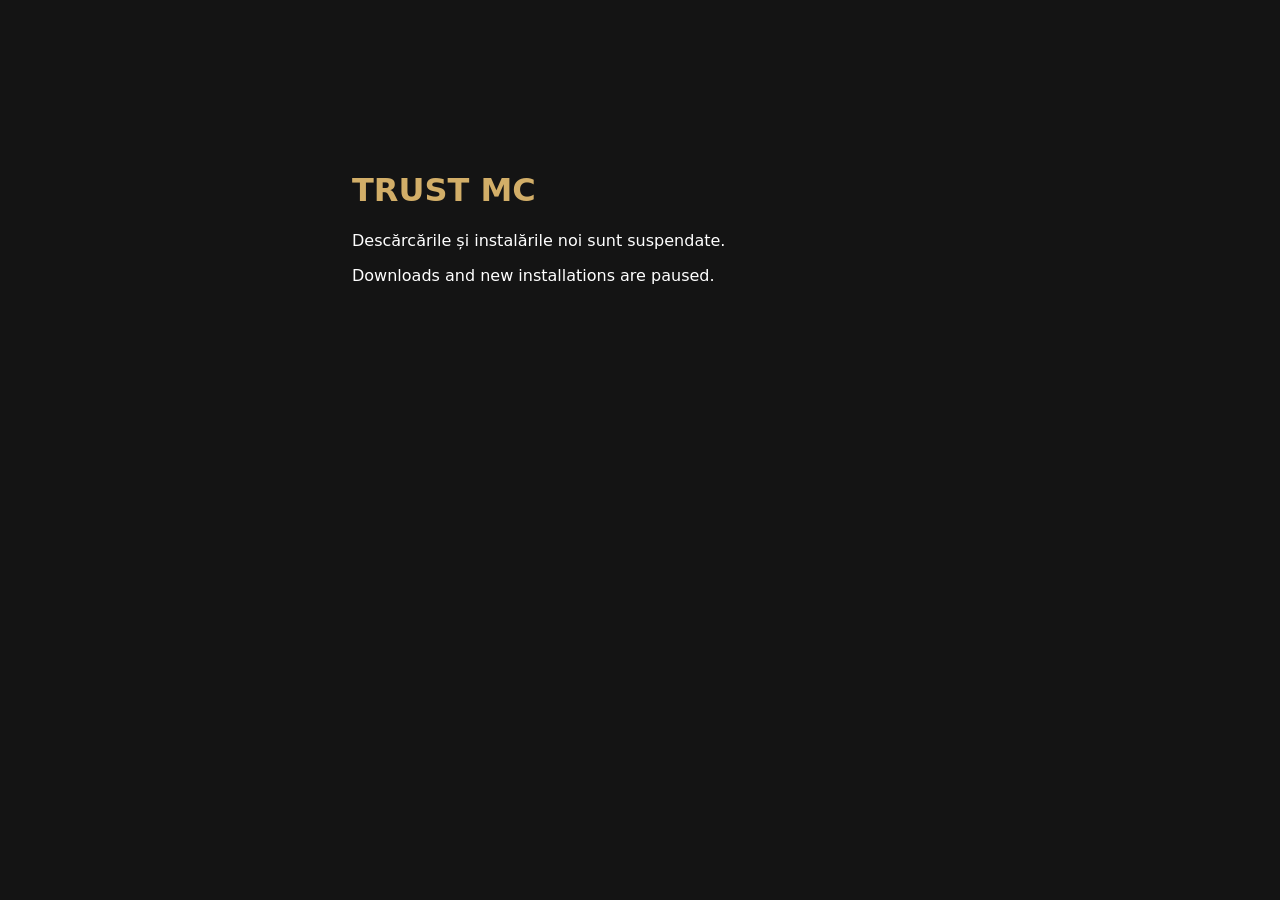
<file: descarca/index.html>
<!doctype html>
<html lang="ro">
<head>
<meta charset="utf-8">
<meta name="viewport" content="width=device-width, initial-scale=1">
<meta name="robots" content="noindex">
<title>TRUST MC</title>
<style>
body{margin:0;background:#141414;color:#fff;font:1rem system-ui,sans-serif}
main{max-width:36rem;margin:14vh auto;padding:1.5rem}
h1{color:#d2ae68}
</style>
</head>
<body><main>
<h1>TRUST MC</h1>
<p>Descărcările și instalările noi sunt suspendate.</p>
<p lang="en">Downloads and new installations are paused.</p>
</main></body>
</html>
</file>
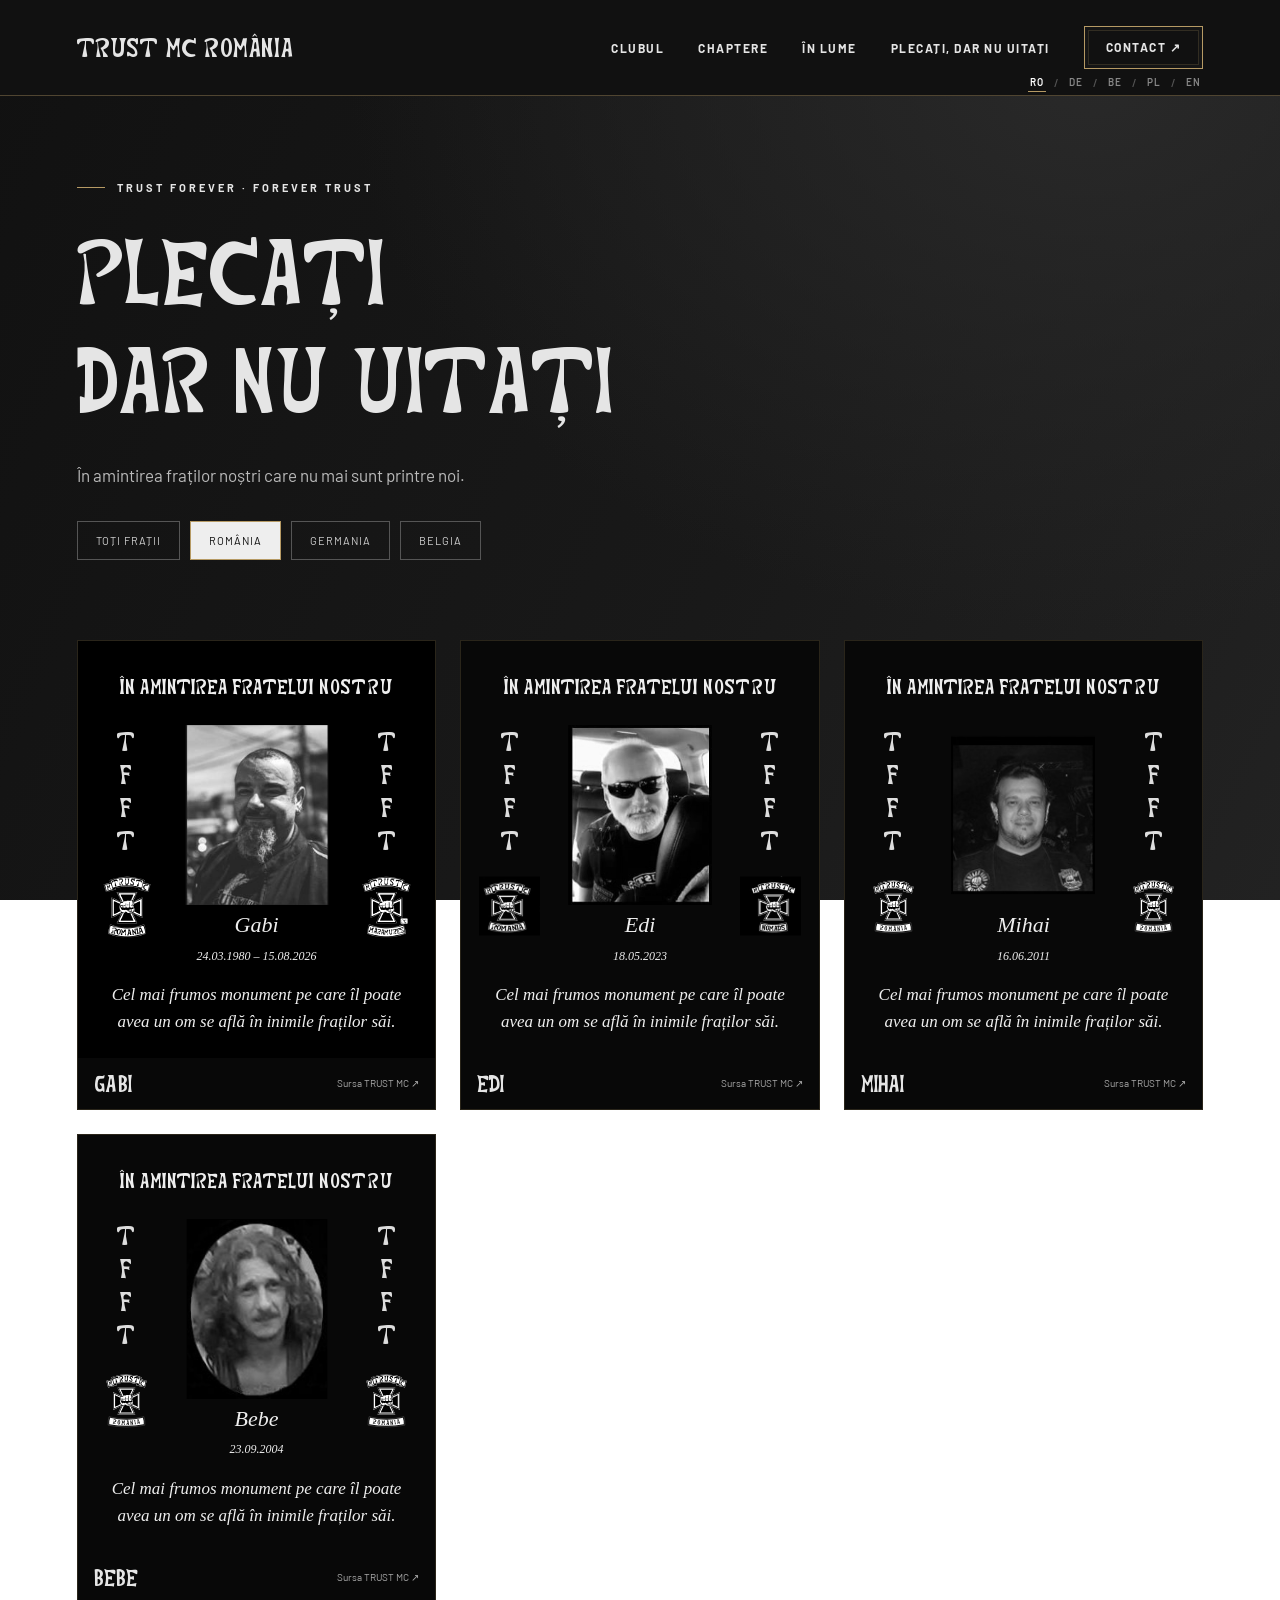
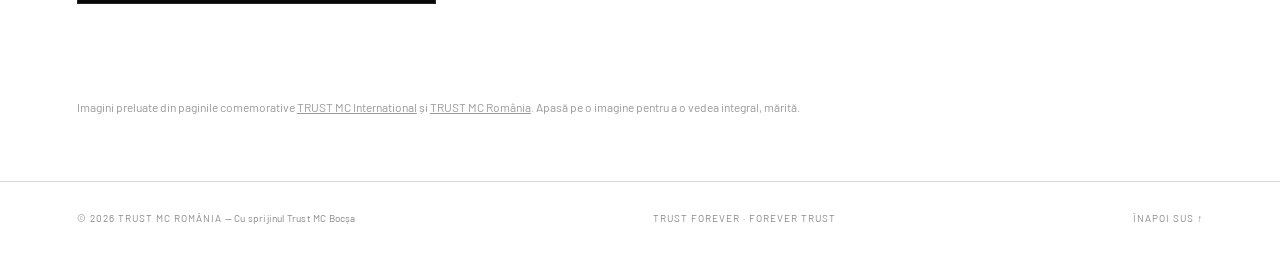
<file: plecati-dar-nu-uitati.html>
<!doctype html><html lang="ro"><head><meta charset="utf-8"><meta name="viewport" content="width=device-width, initial-scale=1"><title>Plecați dar nu uitați — TRUST MC România</title><meta name="description" content="În amintirea fraților TRUST MC care nu mai sunt printre noi"><link href="https://fonts.googleapis.com/css2?family=Barlow+Condensed:wght@500;600;700&family=Barlow:wght@400;500;600;700&display=swap" rel="stylesheet"><style>
:root{--accent:#d0d0d0;--paper:#e5e5e5;--muted:#9a9a9a}*{box-sizing:border-box}html{scroll-behavior:smooth;scroll-padding-top:90px}body{margin:0;background:#121212;color:var(--paper);font-family:Barlow,Arial,sans-serif}a{color:inherit;text-decoration:none}button,input{font:inherit}button,a{ -webkit-tap-highlight-color:transparent}a:focus-visible,button:focus-visible,input:focus-visible{outline:2px solid #909090;outline-offset:5px}.wrap{max-width:1376px;margin:auto;padding:0 6%}header{height:96px;display:flex;align-items:center;justify-content:space-between;border-bottom:1px solid #ffffff25;position:absolute;z-index:5;left:0;right:0}.brand{display:flex;gap:13px;align-items:center}.brand .logo-mark{display:block;flex-shrink:0;width:52px;height:62px;background:#fff;mask-image:url("assets/romania.jfif");mask-mode:luminance;mask-size:contain;mask-position:center;mask-repeat:no-repeat}.brand strong{font-family:'Barlow Condensed',sans-serif;font-size:27px;letter-spacing:1px;line-height:1;white-space:nowrap}.brand small{display:block;font-size:10px;letter-spacing:4px;margin-top:7px}nav{display:flex;align-items:center;gap:34px;font-size:12px;font-weight:700;letter-spacing:1.5px}nav a:hover{color:#828282}.contact-nav{border:1px solid #ffffff65;padding:13px 21px}.menu{display:none;background:none;border:1px solid #555555;color:white;padding:10px}.hero{min-height:820px;height:100svh;max-height:1100px;position:relative;display:flex;align-items:center;isolation:isolate;background:#252525}.hero:before{filter:grayscale(1);content:'';position:absolute;inset:0;z-index:-2;background:radial-gradient(ellipse at 80% 35%,#373737 0%,#1b1b1b 42%,#111 80%)}.hero:after{content:'';position:absolute;inset:0;z-index:-1;background:linear-gradient(90deg,rgba(10,10,10,.90),rgba(10,10,10,.4) 65%,rgba(10,10,10,.15)),linear-gradient(0deg,#121212,transparent 35%)}.hero-content{width:100%;padding-top:90px}.eyebrow{font-size:11px;font-weight:700;letter-spacing:3px;display:flex;gap:12px;align-items:center}.eyebrow:before{content:'';width:28px;height:2px;background:var(--accent)}h1,h2,h3,.display{font-family:'Barlow Condensed','Arial Narrow',sans-serif;text-transform:uppercase}h1{font-size:clamp(72px,8.7vw,138px);line-height:.88;letter-spacing:-2px;margin:32px 0}h1 span{color:var(--accent)}.hero p{max-width:405px;line-height:1.7;color:#c1c1c1;font-size:16px}.buttons{display:flex;gap:15px;margin-top:34px}.button{display:inline-flex;align-items:center;justify-content:space-between;gap:35px;padding:17px 24px;font-size:11px;letter-spacing:1.4px;font-weight:700;border:1px solid #777777}.primary{background:var(--accent);border-color:var(--accent);color:#111}.button:hover{background:var(--paper);color:#111111}.hero-bottom{position:absolute;bottom:30px;left:6%;right:6%;display:flex;justify-content:space-between;border-top:1px solid #ffffff2b;padding-top:22px;font-size:10px;letter-spacing:2px;color:#aaaaaa}.hero-bottom b{color:var(--paper)}.rail{padding:22px 6%;border-bottom:1px solid #353535;display:flex;justify-content:space-between;gap:15px;font-family:'Barlow Condensed',sans-serif;font-size:20px;font-weight:600;letter-spacing:2px}.rail span{color:var(--accent)}section{padding:105px 0}.intro{max-width:1000px}.intro>div{max-width:760px}h2{font-size:clamp(48px,5.5vw,79px);line-height:1;margin:22px 0 28px;font-weight:700;letter-spacing:-1px}.intro p{color:#a9a9a9;font-size:16px;line-height:1.9}.intro .line{height:1px;background:#383838;margin-top:30px}.values{display:flex;gap:25px;margin-top:24px;font-size:11px;letter-spacing:2px;font-weight:600}.values span{color:var(--accent);padding-right:8px}.chapters{background:var(--paper);color:#1a1a1a}.section-head{display:flex;justify-content:space-between;align-items:end;gap:30px}.section-head p{color:#666666;max-width:290px;line-height:1.7;font-size:14px;margin-bottom:30px}.section-head h2{margin-bottom:30px}.tools{display:flex;justify-content:flex-end;align-items:center;gap:20px;border-top:1px solid #bbbbbb;padding:25px 0}.filters{display:flex;gap:8px;flex-wrap:wrap}.filter{border:1px solid #b7b7b7;padding:10px 15px;cursor:pointer;background:transparent;font-size:10px;letter-spacing:1px;font-weight:700}.filter.active{background:#1a1a1a;color:white;border-color:#1a1a1a}.search{border:0;border-bottom:1px solid #999999;background:none;padding:10px 0;width:220px;outline-offset:2px}.chapter-grid{display:grid;grid-template-columns:repeat(3,1fr);border-top:1px solid #bbbbbb;border-left:1px solid #bbbbbb}.chapter{padding:27px;border-right:1px solid #bbbbbb;border-bottom:1px solid #bbbbbb;min-height:175px;transition:background .2s}.chapter:hover{background:#d6d6d6}.chapter-top{display:flex;justify-content:space-between;font-size:9px;letter-spacing:1.8px;color:#666666}.chapter h3{font-size:32px;margin:18px 0 13px;letter-spacing:.3px}.chapter a{font-size:12px;color:#585858;display:inline-block;line-height:1.7}.chapter a:hover{text-decoration:underline;color:var(--accent)}.chapter .arrow{float:right;color:var(--accent);font-size:22px}.empty{padding:35px 0}.contact{position:relative;overflow:hidden}.contact:before{content:'TRUST';position:absolute;font-family:'Barlow Condensed',sans-serif;font-weight:900;font-size:310px;line-height:1;right:-10px;bottom:-28px;color:#ffffff03;pointer-events:none}.contact-inner{display:flex;justify-content:space-between;align-items:center;gap:45px}.contact h2{font-size:clamp(50px,6vw,86px)}.contact p{color:#9c9c9c;line-height:1.7}.contact-link{font-family:'Barlow Condensed',sans-serif;font-size:30px;border-bottom:1px solid #777777;padding-bottom:14px;white-space:nowrap}.contact-link span{color:var(--accent);padding-left:30px}footer{border-top:1px solid #333333;padding:30px 0;font-size:10px;letter-spacing:1px;color:#8a8a8a}.footer-inner{display:flex;justify-content:space-between;gap:25px}.footer-inner a:hover{color:white}[hidden]{display:none!important}@media(min-width:1600px){.hero-bottom{left:calc((100% - 1210px)/2);right:calc((100% - 1210px)/2)}}@media(max-width:800px){header{height:80px}nav{display:none;position:absolute;top:80px;left:0;right:0;background:#181818;padding:25px 6%;align-items:stretch;gap:24px}nav.open{display:flex;flex-direction:column}.menu{display:block}.hero{min-height:740px;height:95svh}.hero:before{background-position:65% center}.hero:after{background:linear-gradient(90deg,#0c0c0ce0,#0c0c0c60),linear-gradient(0deg,#121212,transparent)}h1{font-size:clamp(46px,10.8vw,86px);letter-spacing:-1px}.brand{gap:9px}.brand strong{font-size:22px}.brand .logo-mark{width:38px;height:51px}.hero-bottom{font-size:8px}.hero-bottom span:last-child{display:none}.rail{font-size:14px;letter-spacing:1px}.rail .last{display:none}section{padding:70px 0}.intro{grid-template-columns:1fr;gap:40px}.section-head{display:block}.section-head p{max-width:100%}.tools{align-items:start;flex-direction:column}.search{width:100%}.chapter-grid{grid-template-columns:repeat(2,1fr)}.chapter{padding:20px}.chapter h3{font-size:28px}.contact-inner{display:block}.contact-link{display:inline-block;margin-top:25px;font-size:25px}.footer-inner{flex-direction:column;line-height:1.8}}@media(prefers-reduced-motion:reduce){html{scroll-behavior:auto}*{transition:none!important}}
.world-grid{display:grid;grid-template-columns:repeat(3,1fr);gap:14px}.country{border:1px solid #474747;padding:26px;background:#171717}.country.home{border-color:#4a4a4a}.country .country-top{display:flex;justify-content:space-between;font-size:10px;letter-spacing:2px;color:#a8a8a8}.country h3{font-size:38px;margin:22px 0 12px}.country p{font-size:13px;line-height:1.7;color:#a8a8a8;min-height:46px}.country>a,.country summary{font-size:11px;letter-spacing:1px;font-weight:600;cursor:pointer}.country>a{display:inline-block;padding:15px 0;color:#ebebeb}.country details{border-top:1px solid #3b3b3b;padding-top:17px}.country summary{line-height:1.6}.country ul{padding-left:17px;columns:2;font-size:12px;line-height:1.9;color:#b6b6b6}.country li{break-inside:avoid}.source-note{font-size:11px;color:#8d8d8d;line-height:1.8;margin-top:25px}.source-note a{text-decoration:underline}.country a:hover{color:#7d7d7d}@media(max-width:900px){.world-grid{grid-template-columns:repeat(2,1fr)}nav{gap:18px;font-size:10px}}@media(max-width:550px){.world-grid{grid-template-columns:1fr}.country p{min-height:0}}
/* Subtle monochrome lighting, continuous through the dark sections. */
body{background:radial-gradient(ellipse at 85% 8%,#292929 0%,transparent 48%),linear-gradient(115deg,#111 0%,#191919 58%,#222 100%);background-attachment:fixed}
.hero{background:transparent}
.hero:before{background:radial-gradient(ellipse at 85% 30%,#343434 0%,#232323 40%,#121212 85%)}
.hero:after{background:linear-gradient(90deg,rgba(8,8,8,.45),rgba(8,8,8,0) 75%),linear-gradient(0deg,#151515 0%,rgba(21,21,21,0) 30%)}
.rail{background:linear-gradient(110deg,#151515,#202020)}
.chapters{background:linear-gradient(120deg,#e9e9e9 0%,#dfdfdf 55%,#d6d6d6 100%)}
#international{background:radial-gradient(ellipse at 90% 10%,#303030 0%,#202020 45%,#151515 100%)!important}
.country{background:linear-gradient(135deg,rgba(255,255,255,.025),rgba(0,0,0,.14))}
.contact{background:linear-gradient(110deg,rgba(0,0,0,.16),rgba(255,255,255,.025))}
.chapter{position:relative;min-height:350px}.chapter-logo{display:block;width:150px;height:180px;object-fit:contain;margin:24px auto;filter:grayscale(1);background:transparent}.chapter h3{margin-top:18px}.chapter-top{min-height:12px}@media(max-width:550px){.chapter-grid{grid-template-columns:1fr}.chapter{min-height:0}.chapter-logo{width:168px;height:200px;margin:22px auto}}
@font-face{font-family:"Trust MC";src:url("assets/Trust-MC-Romanian.woff2") format("woff2"),url("assets/Trust-MC-Romanian.ttf") format("truetype");font-weight:400;font-style:normal;font-display:swap}
.brand strong{font-family:"Trust MC","Barlow Condensed",sans-serif;font-size:26px;font-weight:400;letter-spacing:.4px;font-synthesis:none}
h1{font-family:"Trust MC","Barlow Condensed",sans-serif;font-size:clamp(64px,8.5vw,130px);font-weight:400;line-height:1.08;letter-spacing:0;font-synthesis:none}
@media(max-width:800px){.brand strong{font-size:22px}h1{font-size:clamp(42px,9vw,72px);letter-spacing:0;line-height:1.12}}
@media(max-width:380px){.brand strong{font-size:19px}.brand{gap:7px}}

h1,h2,h3,.display,.rail,.values,.hero-bottom>span:nth-child(2){font-family:"Trust MC","Barlow Condensed",sans-serif;font-weight:400;font-synthesis:none}
h2{font-size:clamp(38px,4.6vw,66px);line-height:1.16;letter-spacing:0}
.contact h2{font-size:clamp(38px,4.8vw,68px)}
.chapter h3{font-size:30px;line-height:1.2;letter-spacing:0}
.country h3{font-size:34px;line-height:1.2;letter-spacing:0}
.rail{font-size:19px;letter-spacing:.4px;align-items:center}
.values{font-size:13px;letter-spacing:.4px}
.hero-bottom>span:nth-child(2){font-size:12px;letter-spacing:.5px}
@media(max-width:800px){h2,.contact h2{font-size:clamp(32px,7.5vw,48px)}.rail{font-size:13px;letter-spacing:0}.chapter h3{font-size:28px}.country h3{font-size:30px}.values{font-size:11px;gap:16px}.hero-bottom>span:nth-child(2){font-size:9px;letter-spacing:0}}
.chapter-logo{width:190px;height:210px;object-fit:contain;background:transparent}@media(max-width:550px){.chapter-logo{width:220px;height:230px}}
.chapters{background:linear-gradient(115deg,#080808 0%,#111 58%,#181818 100%);color:#e8e8e8}
.chapters .section-head p{color:#b3b3b3}
.chapters .tools,.chapters .chapter-grid,.chapters .chapter{border-color:#3c3c3c}
.chapters .chapter{background:rgba(0,0,0,.16)}
.chapters .chapter:hover{background:#202020}
.chapters .chapter-top,.chapters .chapter a{color:#bcbcbc}
.chapters .chapter a:hover{color:#fff}
.chapters .search{color:#eee;border-color:#777;color-scheme:dark}
.chapters .search::placeholder{color:#aaa;opacity:1}
.chapters .chapter-logo{background:transparent}

.chapters .chapter{min-height:0;padding:18px 24px 20px}
.chapters .chapter-logo{width:170px;height:175px;margin:0 auto 10px;object-fit:contain}
.chapters .chapter h3{font-size:27px;line-height:1.2;margin:8px 0 9px}
.chapters .chapter a{line-height:1.65}
@media(max-width:550px){.chapters .chapter{padding:18px 22px 20px}.chapters .chapter-logo{width:180px;height:185px;margin:0 auto 10px}.chapters .chapter h3{font-size:27px}}

@media(min-width:801px) and (max-width:1200px){header nav{display:none;position:absolute;top:96px;left:0;right:0;background:#171717;padding:25px 6%;align-items:stretch;gap:24px}header nav.open{display:flex;flex-direction:column}header .menu{display:block}}
.remembrance-link{border-top:1px solid #353535;background:linear-gradient(110deg,#101010,#222)}.remembrance-link .wrap{display:flex;justify-content:space-between;align-items:center;gap:30px}.remembrance-link h2{font-size:clamp(32px,4vw,54px)}.remembrance-link p{color:#aaa;line-height:1.8;max-width:550px}@media(max-width:700px){.remembrance-link .wrap{display:block}.remembrance-link .button{margin-top:20px}}
header{position:relative;background:#111}.memory-intro{padding:85px 0 50px}.memory-intro h1{font-size:clamp(46px,7vw,96px);line-height:1.2;margin:25px 0}.memory-intro p{max-width:650px;color:#b9b9b9;font-size:17px;line-height:1.9}.memory-tools{display:flex;gap:10px;flex-wrap:wrap;margin:30px 0}.memory-filter{border:1px solid #555;color:#ccc;background:transparent;padding:12px 18px;cursor:pointer;font-size:11px;letter-spacing:1px}.memory-filter[aria-pressed=true]{background:#eee;color:#111}.memory-grid{display:grid;grid-template-columns:repeat(3,1fr);gap:24px;padding-bottom:80px}.memory-card{margin:0;border:1px solid #363636;background:#080808}.portrait-open{display:block;width:100%;padding:0;border:0;background:#000;cursor:zoom-in}.portrait-open img{display:block;width:100%;height:auto;aspect-ratio:4/3;object-fit:contain;filter:grayscale(1)}.memory-card figcaption{padding:18px 20px;display:flex;justify-content:space-between;align-items:center;gap:12px}.memory-card h3{font-size:26px;line-height:1.2;margin:0}.memory-card figcaption a{font-size:10px;color:#aaa;white-space:nowrap}.memory-note{color:#999;font-size:12px;line-height:1.9;padding-bottom:50px}.memory-note a{text-decoration:underline}dialog{padding:0;border:1px solid #666;background:#080808;color:#eee;max-width:94vw;max-height:94svh}dialog::backdrop{background:rgba(0,0,0,.9)}dialog img{display:block;max-width:90vw;max-height:78svh;width:auto;height:auto;filter:grayscale(1);object-fit:contain}dialog .dialog-bar{display:flex;justify-content:space-between;align-items:center;gap:25px;padding:15px 20px}dialog button{border:1px solid #777;background:transparent;color:#fff;padding:10px 16px;cursor:pointer}.memory-card[hidden]{display:none}@media(max-width:900px){.memory-grid{grid-template-columns:repeat(2,1fr)}}@media(max-width:550px){.memory-grid{grid-template-columns:1fr}.memory-intro{padding-top:50px}.memory-card h3{font-size:26px}}.language-switch{position:absolute;top:102px;left:0;right:0;display:flex;align-items:center;justify-content:flex-end;gap:9px;z-index:4;font:600 11px Barlow,Arial,sans-serif;letter-spacing:1px}.language-switch button{border:0;border-bottom:1px solid transparent;background:transparent;padding:6px 3px;color:#888;cursor:pointer;font:inherit;letter-spacing:inherit}.language-switch button[aria-pressed=true]{color:#fff;border-color:#fff}.language-switch button:hover{color:#fff}.language-switch span{color:#555}@media(max-width:800px){.language-switch{top:85px;gap:7px;font-size:10px}}
.memory-plaque{display:flex;flex-direction:column;gap:20px;background:#080808;color:#eee;padding:24px 18px 28px;min-height:420px;box-sizing:border-box;text-align:center;cursor:zoom-in}
.plaque-heading{display:block;font-family:"Trust MC","Barlow Condensed",serif;font-weight:400;font-size:clamp(18px,1.8vw,25px);line-height:1.45;letter-spacing:0;text-transform:none!important;font-variant:normal;min-height:3em;align-content:center}
.plaque-center{display:flex;justify-content:space-between;align-items:center;gap:12px;flex:1}
.plaque-tfft{font-family:"Trust MC",serif;font-size:30px;line-height:1.5;color:#ddd;flex:0 0 24px}
.portrait-window{display:block;position:relative;overflow:hidden;width:70%;aspect-ratio:var(--crop-ratio);flex:none;background:#000}
.portrait-open .portrait-window img,.dialog-plaque .portrait-window img{position:absolute;width:var(--crop-width);max-width:none;height:auto;aspect-ratio:auto;left:var(--crop-left);top:var(--crop-top);object-fit:fill;filter:grayscale(1)}
.plaque-quote{display:block;font:400 15px/1.65 Barlow,Arial,sans-serif;text-transform:none!important;letter-spacing:0;text-wrap:pretty;max-width:38em;margin:0 auto;min-height:6.6em;align-content:center}
.plain-portrait{display:flex;flex-direction:column;align-items:center;gap:7px;width:70%;font:400 15px/1.4 Barlow,Arial,sans-serif}
.portrait-open .plain-portrait img,.dialog-plaque .plain-portrait img{position:static;width:auto;max-width:100%;height:175px;aspect-ratio:auto;object-fit:contain;filter:grayscale(1)}
.portrait-name{font-weight:700}.portrait-date{font-size:12px}
dialog .dialog-plaque{width:min(780px,88vw);max-height:78svh;overflow-y:auto}
.dialog-plaque .memory-plaque{cursor:default;padding:30px 35px;min-height:0;gap:24px}
.dialog-plaque .plaque-heading{font-size:clamp(22px,3.2vw,38px);min-height:0}
.dialog-plaque .plaque-quote{font-size:clamp(16px,2vw,23px);min-height:0}
.dialog-plaque .portrait-window{width:55%}
.dialog-plaque .plaque-tfft{font-size:clamp(26px,4vw,48px)}
@media(max-width:900px){.plaque-heading{font-size:22px}.plaque-quote{font-size:15px}}
@media(max-width:550px){.memory-plaque{padding:22px 22px 26px;min-height:0;gap:18px}.plaque-heading{font-size:24px;min-height:0}.plaque-quote{font-size:16px;min-height:0}.plaque-tfft{font-size:31px}.dialog-plaque .memory-plaque{padding:22px 16px}.dialog-plaque .portrait-window{width:70%}}
.plaque-heading{font-family:"Barlow Condensed",Barlow,Arial,sans-serif;font-weight:500;text-transform:none!important}.portrait-open .portrait-window img,.dialog-plaque .portrait-window img{max-height:none}.plaque-heading{font-family:"Trust MC","Barlow Condensed",serif!important;font-weight:400!important;text-transform:none!important}.portrait-window::before{content:"";position:absolute;left:0;right:0;top:0;height:4px;background:#000;z-index:2;pointer-events:none}nav.open .language-switch{position:static;inset:auto;padding:16px 0 0;margin:0;width:100%;justify-content:flex-start;flex-shrink:0;border-top:1px solid #444;z-index:auto;gap:12px;font-size:12px}nav.open{max-height:calc(100svh - 96px);overflow-y:auto}@media(max-width:800px){nav.open{max-height:calc(100svh - 80px)}}header>.language-switch{position:absolute;left:auto;right:6%;top:auto;bottom:3px;width:auto;max-width:none;margin:0;padding:0!important;gap:8px;z-index:6;font-size:10px;line-height:1}header>.language-switch button{padding:3px 2px;line-height:1.1}header>.language-switch span{line-height:1}@media(max-width:800px){header>.language-switch{top:auto;bottom:2px;right:6%;gap:6px;font-size:9px}header>.language-switch button{padding:2px}}
.plaque-quote{font-family:Georgia,"Times New Roman",serif;font-style:italic;font-weight:400;font-size:17px;line-height:1.6}.dialog-plaque .plaque-quote{font-family:Georgia,"Times New Roman",serif;font-style:italic;font-weight:400;font-size:clamp(18px,2.5vw,27px);line-height:1.6}@media(max-width:550px){.plaque-quote{font-size:18px}}.footer-support{font-family:Barlow,Arial,sans-serif;font-weight:400;text-transform:none;letter-spacing:.2px;display:inline-block}.gabi-portrait{display:flex;flex-direction:column;align-items:center;gap:8px;width:70%;background:#080808;color:#fff;font-family:Barlow,Arial,sans-serif}.gabi-portrait .gabi-photo{width:66%;flex:none}.gabi-name{font-size:17px;line-height:1.3;font-weight:700}.gabi-date{font-size:12px;line-height:1.4;font-weight:700;white-space:nowrap}.dialog-plaque .gabi-portrait{width:55%;gap:12px}.dialog-plaque .gabi-portrait .gabi-photo{width:70%}.dialog-plaque .gabi-name{font-size:25px}.dialog-plaque .gabi-date{font-size:17px}@media(max-width:550px){.dialog-plaque .gabi-portrait{width:70%}.dialog-plaque .gabi-date{font-size:13px}}
.plaque-center{display:grid;grid-template-columns:minmax(42px,1fr) minmax(0,3fr) minmax(42px,1fr);gap:8px;align-items:center}
.plaque-side{display:flex;flex-direction:column;align-items:center;justify-content:center;gap:8px;min-width:0;width:100%}
.plaque-side .plaque-tfft{flex:none;font-size:26px;line-height:1.2}
.portrait-open .memorial-country-logo,.dialog-plaque .memorial-country-logo{display:block;position:static;width:100%;max-width:74px;height:78px;max-height:none;aspect-ratio:auto;object-fit:contain;filter:grayscale(1)}
.plaque-center>.portrait-window,.plaque-center>.gabi-portrait,.plaque-center>.plain-portrait{width:100%}
.dialog-plaque .plaque-center{grid-template-columns:minmax(55px,1fr) minmax(0,3fr) minmax(55px,1fr);gap:14px}
.dialog-plaque .plaque-center>.portrait-window,.dialog-plaque .plaque-center>.gabi-portrait,.dialog-plaque .plaque-center>.plain-portrait{width:100%}
.dialog-plaque .plaque-side .plaque-tfft{font-size:40px;line-height:1.25}
.dialog-plaque .memorial-country-logo{max-width:110px;height:120px}
@media(max-width:550px){.plaque-side .plaque-tfft{font-size:25px}.portrait-open .memorial-country-logo{height:72px;max-width:68px}.dialog-plaque .plaque-center{gap:8px;grid-template-columns:minmax(42px,1fr) minmax(0,3fr) minmax(42px,1fr)}.dialog-plaque .plaque-side .plaque-tfft{font-size:28px}.dialog-plaque .memorial-country-logo{height:80px;max-width:74px}}

.gabi-portrait{container-type:inline-size}
.gabi-name,.dialog-plaque .gabi-name{font-family:Arial,Helvetica,sans-serif;font-weight:700;font-style:normal;font-size:8.5cqw;line-height:1.2;letter-spacing:0;text-transform:none}
.gabi-date,.dialog-plaque .gabi-date{font-family:Arial,Helvetica,sans-serif;font-weight:700;font-style:normal;font-size:6.5cqw;line-height:1.25;letter-spacing:0;text-transform:none}
.edi-plaque .plaque-quote{margin-top:10px}.dialog-plaque .edi-plaque .plaque-quote{margin-top:14px}</style><style>
/* Fine warm-gold rules: restrained accents over the monochrome identity. */
:root{--gold:#b69a64;--gold-line:rgba(182,154,100,.38);--gold-faint:rgba(182,154,100,.20)}
header.wrap{border-bottom-color:var(--gold-line)}
header .menu,header .contact-nav{border-color:var(--gold);box-shadow:inset 0 0 0 3px #151515,inset 0 0 0 4px var(--gold-faint)}
header .menu:hover,header .menu[aria-expanded="true"]{background:rgba(182,154,100,.07);border-color:#d1b780}
header nav a:hover{color:#e5e5e5;text-decoration:underline;text-decoration-color:var(--gold);text-underline-offset:7px;text-decoration-thickness:1px}
.eyebrow:before{height:1px;background:var(--gold)}
.hero-bottom,.rail,footer{border-color:var(--gold-line)}
.intro .line{background:linear-gradient(90deg,var(--gold),var(--gold-faint) 70%,transparent)}
.chapters .tools{border-top-color:var(--gold-line)}
.chapters .chapter-grid,.chapters .chapter{border-color:var(--gold-faint)}
.chapters .chapter:hover{box-shadow:inset 0 2px 0 var(--gold)}
.country,.country.home{border-color:var(--gold-line)}
.country details{border-top-color:var(--gold-faint)}
.contact-link{border-bottom-color:var(--gold)}
.button{border-color:var(--gold-line)}
.button.primary{border-color:var(--gold)}
.language-switch button[aria-pressed="true"]{border-bottom-color:var(--gold)}
a:focus-visible,button:focus-visible,input:focus-visible{outline-color:var(--gold)}
.memory-card{border-color:var(--gold-faint)}
.memory-filter[aria-pressed="true"]{border-color:var(--gold)}
.dialog-bar{border-bottom-color:var(--gold-line)}
@media(max-width:1200px){header nav.open{border:1px solid var(--gold-line);box-shadow:0 12px 30px #0005}}
</style><style>
/* Shared memorial composition: only the original portrait is visible, with aligned native text. */
.memory-plaque{--photo-height:180px;--heading-height:auto;--quote-height:auto;--name-height:28px;--date-height:22px;display:grid;grid-template-rows:var(--heading-height) auto var(--quote-height);gap:10px;padding:18px;background:#080808;min-height:0;height:auto;box-sizing:border-box}
.plaque-heading{display:flex;align-items:center;justify-content:center;min-height:2.8em;height:auto;margin:0;font-family:"Trust MC",serif!important;font-size:20px!important;font-weight:400!important;line-height:1.4;letter-spacing:0;text-transform:none!important}
.plaque-center,.dialog-plaque .plaque-center{display:grid;grid-template-columns:minmax(42px,1fr) minmax(0,3fr) minmax(42px,1fr);align-items:start;gap:8px;flex:none;min-height:0}
.memorial-person{display:grid;grid-template-rows:var(--photo-height) var(--name-height) var(--date-height);gap:6px;min-width:0;width:100%;align-items:center;justify-items:center}
.memorial-photo{display:flex;align-items:center;justify-content:center;width:min(100%,calc(var(--photo-height) * .8));height:var(--photo-height);background:#080808;overflow:hidden}
.memorial-portrait{display:block;width:100%;height:100%;overflow:hidden;filter:grayscale(1)}
.memorial-portrait svg{overflow:hidden}
.memorial-name{display:flex;align-items:center;justify-content:center;width:100%;height:var(--name-height);font:italic 400 22px/1.2 Georgia,"Times New Roman",serif;color:#eee;text-transform:none;white-space:nowrap}
.memorial-date{display:flex;align-items:center;justify-content:center;width:100%;height:var(--date-height);font:italic 400 12px/1.3 Georgia,"Times New Roman",serif;color:#eee;text-transform:none;white-space:nowrap;letter-spacing:0}
.plaque-side,.dialog-plaque .plaque-side{display:grid;grid-template-rows:132px 78px;row-gap:10px;align-content:start;align-items:start;justify-items:center;height:220px;width:100%;min-width:0;padding:0}
.plaque-side .plaque-tfft,.dialog-plaque .plaque-side .plaque-tfft{display:block;flex:none;height:132px;margin:0;font-family:"Trust MC",serif;font-size:26px;line-height:33px;color:#ddd}
.portrait-open .memorial-country-logo,.dialog-plaque .memorial-country-logo{grid-row:2;display:block;position:static;width:100%;max-width:74px;height:78px;max-height:none;object-fit:contain;aspect-ratio:auto;margin:0}
.plaque-quote,.dialog-plaque .plaque-quote{display:flex;align-items:center;justify-content:center;height:var(--quote-height);min-height:0;max-width:100%;margin:0;padding:4px 0;font:italic 400 17px/1.6 Georgia,"Times New Roman",serif;letter-spacing:0;text-transform:none!important}
.dialog-plaque .memory-plaque{--photo-height:300px;--heading-height:auto;--quote-height:auto;--name-height:38px;--date-height:26px;display:grid;gap:14px;padding:22px 26px;min-height:0}
.dialog-plaque .plaque-heading{font-size:30px!important}
.dialog-plaque .plaque-quote{font-size:24px}
.dialog-plaque .memorial-name{font-size:30px}
.dialog-plaque .memorial-date{font-size:19px}
.dialog-plaque .plaque-side{grid-template-rows:180px 110px;height:300px;row-gap:10px}
.dialog-plaque .plaque-side .plaque-tfft{height:180px;font-size:38px;line-height:45px}
.dialog-plaque .memorial-country-logo{max-width:110px;height:110px}
@media(max-width:550px){.memory-plaque{--photo-height:220px;--heading-height:auto;--quote-height:auto;padding:18px}.plaque-heading{font-size:22px!important}.plaque-quote{font-size:18px}.memorial-date{font-size:clamp(11px,3vw,13px)}.dialog-plaque .memory-plaque{--photo-height:260px;--heading-height:auto;--quote-height:auto;padding:20px 16px}.dialog-plaque .plaque-heading{font-size:25px!important}.dialog-plaque .plaque-quote{font-size:20px}.dialog-plaque .memorial-date{font-size:clamp(12px,3vw,14px)}}
</style><style>.memory-card figcaption{padding:12px 16px;gap:10px}.memory-card figcaption h3{font-size:23px}</style><link rel="stylesheet" href="assets/creator-signature.css?v=2"><style>.portrait-open .memorial-source-side,.dialog-plaque .memorial-source-side{grid-row:1 / -1;max-width:100%;height:100%;align-self:center}</style><style>.memory-plaque.gabi-plaque,.dialog-plaque .memory-plaque.gabi-plaque{background:#000}.gabi-plaque .memorial-country-logo{filter:grayscale(1) contrast(1.65);transform:scale(.92)}</style></head><body id="top"><header class="wrap"><a class="brand" href="index.html#" aria-label="TRUST MC România — acasă"><strong>TRUST MC ROMÂNIA</strong></a><nav id="nav" aria-label="Navigare principală"><a href="index.html#club">CLUBUL</a><a href="index.html#chaptere">CHAPTERE</a><a href="index.html#international">ÎN LUME</a><a href="plecati-dar-nu-uitati.html">PLECAȚI, DAR NU UITAȚI</a><a href="index.html#contact" class="contact-nav">CONTACT ↗</a></nav><button class="menu" aria-controls="nav" aria-expanded="false">MENIU ☰</button><div class="language-switch wrap" role="group" aria-label="Language"><button data-language="ro" lang="ro" aria-label="Română" aria-pressed="true">RO</button><span>/</span><button data-language="de" lang="de" aria-label="Deutsch" aria-pressed="false">DE</button><span>/</span><button data-language="nl" lang="nl" aria-label="Belgisch Nederlands" aria-pressed="false">BE</button><span>/</span><button data-language="pl" lang="pl" aria-label="Polski" aria-pressed="false">PL</button><span>/</span><button data-language="en" lang="en" aria-label="English" aria-pressed="false">EN</button></div></header><main><div class="wrap"><div class="memory-intro"><div class="eyebrow">TRUST FOREVER · FOREVER TRUST</div><h1>PLECAȚI<br>DAR NU UITAȚI</h1><p>În amintirea fraților noștri care nu mai sunt printre noi.</p><div class="memory-tools" role="group" aria-label="Alege imaginile comemorative"><button class="memory-filter" data-group="all" aria-pressed="true">TOȚI FRAȚII</button><button class="memory-filter" data-group="romania" aria-pressed="false">ROMÂNIA</button><button class="memory-filter" data-group="germany" aria-pressed="false">GERMANIA</button><button class="memory-filter" data-group="belgium" aria-pressed="false">BELGIA</button></div></div><div class="memory-grid"><figure class="memory-card" data-group="romania"><button class="portrait-open" data-index="0" aria-label="Mărește imaginea comemorativă pentru Gabi"><span class="memory-plaque gabi-plaque"><span class="plaque-heading" data-i18n-original="În amintirea fratelui nostru">În amintirea fratelui nostru</span><span class="plaque-center"><span class="plaque-side"><span class="plaque-tfft" aria-hidden="true">T<br>F<br>F<br>T</span><svg class="memorial-country-logo" role="img" aria-label="Însemn de pe placa originală" viewBox="613 362 147 176" overflow="hidden"><svg x="613" y="362" width="147" height="176" viewBox="613 362 147 176" overflow="hidden"><image href="assets/remembrance/international/img-20260818-183713-153-784x554.jpg" width="784" height="554"/></svg></svg></span><span class="memorial-person"><span class="memorial-photo"><svg class="memorial-portrait" viewBox="0 0 196 250" preserveAspectRatio="xMidYMid meet" role="img" aria-label="În amintirea lui Gabi"><svg width="196" height="250" viewBox="292 69 196 250" overflow="hidden"><image href="assets/remembrance/international/img-20260818-183713-153-784x554.jpg" width="784" height="554"/></svg></svg></span><span class="memorial-name">Gabi</span><span class="memorial-date">24.03.1980 – 15.08.2026</span></span><span class="plaque-side"><span class="plaque-tfft" aria-hidden="true">T<br>F<br>F<br>T</span><svg class="memorial-country-logo" role="img" aria-label="Însemn de pe placa originală" viewBox="26 362 147 176" overflow="hidden"><svg x="26" y="362" width="147" height="176" viewBox="26 362 147 176" overflow="hidden"><image href="assets/remembrance/international/img-20260818-183713-153-784x554.jpg" width="784" height="554"/></svg></svg></span></span><span class="plaque-quote" data-i18n-original="Cel mai frumos monument pe care îl poate avea un om se află în inimile fraților săi.">Cel mai frumos monument pe care îl poate avea un om se află în inimile fraților săi.</span></span></button><figcaption><h3>Gabi</h3><a href="https://trustmc.eu/RIP.html" target="_blank" rel="noopener">Sursa TRUST MC ↗</a></figcaption></figure><figure class="memory-card" data-group="germany"><button class="portrait-open" data-index="1" aria-label="Mărește imaginea comemorativă pentru Mark"><span class="memory-plaque"><span class="plaque-heading" data-i18n-original="În amintirea fratelui nostru">În amintirea fratelui nostru</span><span class="plaque-center"><span class="plaque-side"><span class="plaque-tfft" aria-hidden="true">T<br>F<br>F<br>T</span><svg class="memorial-country-logo" role="img" aria-label="Însemn de pe placa originală" viewBox="35 384 194 187" overflow="hidden"><svg x="35" y="384" width="194" height="187" viewBox="35 384 194 187" overflow="hidden"><image href="assets/remembrance/international/marc2026.07.30-784x588.jpg" width="784" height="588"/></svg></svg></span><span class="memorial-person"><span class="memorial-photo"><svg class="memorial-portrait" viewBox="0 0 171 227" preserveAspectRatio="xMidYMid meet" role="img" aria-label="În amintirea lui Mark"><svg width="171" height="227" viewBox="319 120 171 227" overflow="hidden"><image href="assets/remembrance/international/marc2026.07.30-784x588.jpg" width="784" height="588"/></svg></svg></span><span class="memorial-name">Mark</span><span class="memorial-date">30.07.2026</span></span><span class="plaque-side"><span class="plaque-tfft" aria-hidden="true">T<br>F<br>F<br>T</span><svg class="memorial-country-logo" role="img" aria-label="Însemn de pe placa originală" viewBox="557 384 194 187" overflow="hidden"><svg x="557" y="384" width="194" height="187" viewBox="557 384 194 187" overflow="hidden"><image href="assets/remembrance/international/marc2026.07.30-784x588.jpg" width="784" height="588"/></svg></svg></span></span><span class="plaque-quote" data-i18n-original="Cel mai frumos monument pe care îl poate avea un om se află în inimile fraților săi.">Cel mai frumos monument pe care îl poate avea un om se află în inimile fraților săi.</span></span></button><figcaption><h3>Mark</h3><a href="https://trustmc.eu/RIP.html" target="_blank" rel="noopener">Sursa TRUST MC ↗</a></figcaption></figure><figure class="memory-card" data-group="germany"><button class="portrait-open" data-index="2" aria-label="Mărește imaginea comemorativă pentru Tschört"><span class="memory-plaque"><span class="plaque-heading" data-i18n-original="În amintirea fratelui nostru">În amintirea fratelui nostru</span><span class="plaque-center"><span class="plaque-side"><span class="plaque-tfft" aria-hidden="true">T<br>F<br>F<br>T</span><svg class="memorial-country-logo" role="img" aria-label="Însemn de pe placa originală" viewBox="35 384 194 187" overflow="hidden"><svg x="35" y="384" width="194" height="187" viewBox="35 384 194 187" overflow="hidden"><image href="assets/remembrance/international/img-20260125-172921-124-784x588.jpg" width="784" height="588"/></svg></svg></span><span class="memorial-person"><span class="memorial-photo"><svg class="memorial-portrait" viewBox="0 0 194 247" preserveAspectRatio="xMidYMid meet" role="img" aria-label="În amintirea lui Tschört"><svg width="194" height="247" viewBox="296 100 194 247" overflow="hidden"><image href="assets/remembrance/international/img-20260125-172921-124-784x588.jpg" width="784" height="588"/></svg></svg></span><span class="memorial-name">Tschört</span><span class="memorial-date">24.01.2026</span></span><span class="plaque-side"><span class="plaque-tfft" aria-hidden="true">T<br>F<br>F<br>T</span><svg class="memorial-country-logo" role="img" aria-label="Însemn de pe placa originală" viewBox="557 384 194 187" overflow="hidden"><svg x="557" y="384" width="194" height="187" viewBox="557 384 194 187" overflow="hidden"><image href="assets/remembrance/international/img-20260125-172921-124-784x588.jpg" width="784" height="588"/></svg></svg></span></span><span class="plaque-quote" data-i18n-original="Cel mai frumos monument pe care îl poate avea un om se află în inimile fraților săi.">Cel mai frumos monument pe care îl poate avea un om se află în inimile fraților săi.</span></span></button><figcaption><h3>Tschört</h3><a href="https://trustmc.eu/RIP.html" target="_blank" rel="noopener">Sursa TRUST MC ↗</a></figcaption></figure><figure class="memory-card" data-group="germany"><button class="portrait-open" data-index="3" aria-label="Mărește imaginea comemorativă pentru Bany"><span class="memory-plaque"><span class="plaque-heading" data-i18n-original="În amintirea fratelui nostru">În amintirea fratelui nostru</span><span class="plaque-center"><span class="plaque-side"><span class="plaque-tfft" aria-hidden="true">T<br>F<br>F<br>T</span><svg class="memorial-country-logo" role="img" aria-label="Însemn de pe placa originală" viewBox="35 387 195 188" overflow="hidden"><svg x="35" y="387" width="195" height="188" viewBox="35 387 195 188" overflow="hidden"><image href="assets/remembrance/international/fb-img-1746002749606.jpg-784x592.jpg" width="784" height="592"/></svg></svg></span><span class="memorial-person"><span class="memorial-photo"><svg class="memorial-portrait" viewBox="0 0 196 249" preserveAspectRatio="xMidYMid meet" role="img" aria-label="În amintirea lui Bany"><svg width="196" height="249" viewBox="294 100 196 249" overflow="hidden"><image href="assets/remembrance/international/fb-img-1746002749606.jpg-784x592.jpg" width="784" height="592"/></svg></svg></span><span class="memorial-name">Bany</span><span class="memorial-date">29.04.2025</span></span><span class="plaque-side"><span class="plaque-tfft" aria-hidden="true">T<br>F<br>F<br>T</span><svg class="memorial-country-logo" role="img" aria-label="Însemn de pe placa originală" viewBox="554 387 195 188" overflow="hidden"><svg x="554" y="387" width="195" height="188" viewBox="554 387 195 188" overflow="hidden"><image href="assets/remembrance/international/fb-img-1746002749606.jpg-784x592.jpg" width="784" height="592"/></svg></svg></span></span><span class="plaque-quote" data-i18n-original="Cel mai frumos monument pe care îl poate avea un om se află în inimile fraților săi.">Cel mai frumos monument pe care îl poate avea un om se află în inimile fraților săi.</span></span></button><figcaption><h3>Bany</h3><a href="https://trustmc.eu/RIP.html" target="_blank" rel="noopener">Sursa TRUST MC ↗</a></figcaption></figure><figure class="memory-card" data-group="germany"><button class="portrait-open" data-index="4" aria-label="Mărește imaginea comemorativă pentru Obba"><span class="memory-plaque"><span class="plaque-heading" data-i18n-original="În amintirea fratelui nostru">În amintirea fratelui nostru</span><span class="plaque-center"><span class="plaque-side"><span class="plaque-tfft" aria-hidden="true">T<br>F<br>F<br>T</span><svg class="memorial-country-logo" role="img" aria-label="Însemn de pe placa originală" viewBox="35 384 194 187" overflow="hidden"><svg x="35" y="384" width="194" height="187" viewBox="35 384 194 187" overflow="hidden"><image href="assets/remembrance/international/obba09032025.jpg-784x588.jpg" width="784" height="588"/></svg></svg></span><span class="memorial-person"><span class="memorial-photo"><svg class="memorial-portrait" viewBox="0 0 196 247" preserveAspectRatio="xMidYMid meet" role="img" aria-label="În amintirea lui Obba"><svg width="196" height="247" viewBox="294 100 196 247" overflow="hidden"><image href="assets/remembrance/international/obba09032025.jpg-784x588.jpg" width="784" height="588"/></svg></svg></span><span class="memorial-name">Obba</span><span class="memorial-date">09.03.2025</span></span><span class="plaque-side"><span class="plaque-tfft" aria-hidden="true">T<br>F<br>F<br>T</span><svg class="memorial-country-logo" role="img" aria-label="Însemn de pe placa originală" viewBox="557 384 194 187" overflow="hidden"><svg x="557" y="384" width="194" height="187" viewBox="557 384 194 187" overflow="hidden"><image href="assets/remembrance/international/obba09032025.jpg-784x588.jpg" width="784" height="588"/></svg></svg></span></span><span class="plaque-quote" data-i18n-original="Cel mai frumos monument pe care îl poate avea un om se află în inimile fraților săi.">Cel mai frumos monument pe care îl poate avea un om se află în inimile fraților săi.</span></span></button><figcaption><h3>Obba</h3><a href="https://trustmc.eu/RIP.html" target="_blank" rel="noopener">Sursa TRUST MC ↗</a></figcaption></figure><figure class="memory-card" data-group="germany"><button class="portrait-open" data-index="5" aria-label="Mărește imaginea comemorativă pentru Edgar"><span class="memory-plaque"><span class="plaque-heading" data-i18n-original="În amintirea fratelui nostru">În amintirea fratelui nostru</span><span class="plaque-center"><span class="plaque-side"><span class="plaque-tfft" aria-hidden="true">T<br>F<br>F<br>T</span><svg class="memorial-country-logo" role="img" aria-label="Însemn de pe placa originală" viewBox="36 400 202 194" overflow="hidden"><svg x="36" y="400" width="202" height="194" viewBox="36 400 202 194" overflow="hidden"><image href="assets/remembrance/international/edgar122024-784x612.jpg" width="784" height="612"/></svg></svg></span><span class="memorial-person"><span class="memorial-photo"><svg class="memorial-portrait" viewBox="0 0 196 249" preserveAspectRatio="xMidYMid meet" role="img" aria-label="În amintirea lui Edgar"><svg width="196" height="249" viewBox="294 112 196 249" overflow="hidden"><image href="assets/remembrance/international/edgar122024-784x612.jpg" width="784" height="612"/></svg></svg></span><span class="memorial-name">Edgar</span><span class="memorial-date">13.12.2024</span></span><span class="plaque-side"><span class="plaque-tfft" aria-hidden="true">T<br>F<br>F<br>T</span><svg class="memorial-country-logo" role="img" aria-label="Însemn de pe placa originală" viewBox="547 400 202 194" overflow="hidden"><svg x="547" y="400" width="202" height="194" viewBox="547 400 202 194" overflow="hidden"><image href="assets/remembrance/international/edgar122024-784x612.jpg" width="784" height="612"/></svg></svg></span></span><span class="plaque-quote" data-i18n-original="Cel mai frumos monument pe care îl poate avea un om se află în inimile fraților săi.">Cel mai frumos monument pe care îl poate avea un om se află în inimile fraților săi.</span></span></button><figcaption><h3>Edgar</h3><a href="https://trustmc.eu/RIP.html" target="_blank" rel="noopener">Sursa TRUST MC ↗</a></figcaption></figure><figure class="memory-card" data-group="germany"><button class="portrait-open" data-index="6" aria-label="Mărește imaginea comemorativă pentru Bimbo"><span class="memory-plaque"><span class="plaque-heading" data-i18n-original="În amintirea fratelui nostru">În amintirea fratelui nostru</span><span class="plaque-center"><span class="plaque-side"><span class="plaque-tfft" aria-hidden="true">T<br>F<br>F<br>T</span><svg class="memorial-country-logo" role="img" aria-label="Însemn de pe placa originală" viewBox="36 396 200 192" overflow="hidden"><svg x="36" y="396" width="200" height="192" viewBox="36 396 200 192" overflow="hidden"><image href="assets/remembrance/international/bimbo04-2024-784x606.jpg" width="784" height="606"/></svg></svg></span><span class="memorial-person"><span class="memorial-photo"><svg class="memorial-portrait" viewBox="0 0 196 247" preserveAspectRatio="xMidYMid meet" role="img" aria-label="În amintirea lui Bimbo"><svg width="196" height="247" viewBox="296 112 196 247" overflow="hidden"><image href="assets/remembrance/international/bimbo04-2024-784x606.jpg" width="784" height="606"/></svg></svg></span><span class="memorial-name">Bimbo</span><span class="memorial-date">12.04.2024</span></span><span class="plaque-side"><span class="plaque-tfft" aria-hidden="true">T<br>F<br>F<br>T</span><svg class="memorial-country-logo" role="img" aria-label="Însemn de pe placa originală" viewBox="549 396 200 192" overflow="hidden"><svg x="549" y="396" width="200" height="192" viewBox="549 396 200 192" overflow="hidden"><image href="assets/remembrance/international/bimbo04-2024-784x606.jpg" width="784" height="606"/></svg></svg></span></span><span class="plaque-quote" data-i18n-original="Cel mai frumos monument pe care îl poate avea un om se află în inimile fraților săi.">Cel mai frumos monument pe care îl poate avea un om se află în inimile fraților săi.</span></span></button><figcaption><h3>Bimbo</h3><a href="https://trustmc.eu/RIP.html" target="_blank" rel="noopener">Sursa TRUST MC ↗</a></figcaption></figure><figure class="memory-card" data-group="germany"><button class="portrait-open" data-index="7" aria-label="Mărește imaginea comemorativă pentru Manni"><span class="memory-plaque"><span class="plaque-heading" data-i18n-original="În amintirea fratelui nostru">În amintirea fratelui nostru</span><span class="plaque-center"><span class="plaque-side"><span class="plaque-tfft" aria-hidden="true">T<br>F<br>F<br>T</span><svg class="memorial-country-logo" role="img" aria-label="Însemn de pe placa originală" viewBox="35 384 194 187" overflow="hidden"><svg x="35" y="384" width="194" height="187" viewBox="35 384 194 187" overflow="hidden"><image href="assets/remembrance/international/manni0224-784x588.jpg" width="784" height="588"/></svg></svg></span><span class="memorial-person"><span class="memorial-photo"><svg class="memorial-portrait" viewBox="0 0 196 239" preserveAspectRatio="xMidYMid meet" role="img" aria-label="În amintirea lui Manni"><svg width="196" height="239" viewBox="294 108 196 239" overflow="hidden"><image href="assets/remembrance/international/manni0224-784x588.jpg" width="784" height="588"/></svg></svg></span><span class="memorial-name">Manni</span><span class="memorial-date">12.02.2024</span></span><span class="plaque-side"><span class="plaque-tfft" aria-hidden="true">T<br>F<br>F<br>T</span><svg class="memorial-country-logo" role="img" aria-label="Însemn de pe placa originală" viewBox="557 384 194 187" overflow="hidden"><svg x="557" y="384" width="194" height="187" viewBox="557 384 194 187" overflow="hidden"><image href="assets/remembrance/international/manni0224-784x588.jpg" width="784" height="588"/></svg></svg></span></span><span class="plaque-quote" data-i18n-original="Cel mai frumos monument pe care îl poate avea un om se află în inimile fraților săi.">Cel mai frumos monument pe care îl poate avea un om se află în inimile fraților săi.</span></span></button><figcaption><h3>Manni</h3><a href="https://trustmc.eu/RIP.html" target="_blank" rel="noopener">Sursa TRUST MC ↗</a></figcaption></figure><figure class="memory-card" data-group="germany"><button class="portrait-open" data-index="8" aria-label="Mărește imaginea comemorativă pentru Axel"><span class="memory-plaque"><span class="plaque-heading" data-i18n-original="În amintirea fratelui nostru">În amintirea fratelui nostru</span><span class="plaque-center"><span class="plaque-side"><svg class="memorial-country-logo memorial-source-side" role="img" aria-label="Însemn de pe placa originală" viewBox="42 97 180 463" overflow="hidden"><svg x="42" y="97" width="180" height="463" viewBox="42 97 180 463" overflow="hidden"><image href="assets/remembrance/international/2024-1-axel-784x588.jpg" width="784" height="588"/></svg></svg></span><span class="memorial-person"><span class="memorial-photo"><svg class="memorial-portrait" viewBox="0 0 196 247" preserveAspectRatio="xMidYMid meet" role="img" aria-label="În amintirea lui Axel"><svg width="196" height="247" viewBox="294 100 196 247" overflow="hidden"><image href="assets/remembrance/international/2024-1-axel-784x588.jpg" width="784" height="588"/></svg></svg></span><span class="memorial-name">Axel</span><span class="memorial-date">01.01.2024</span></span><span class="plaque-side"><svg class="memorial-country-logo memorial-source-side" role="img" aria-label="Însemn de pe placa originală" viewBox="557 97 183 463" overflow="hidden"><svg x="557" y="97" width="183" height="463" viewBox="557 97 183 463" overflow="hidden"><image href="assets/remembrance/international/2024-1-axel-784x588.jpg" width="784" height="588"/></svg></svg></span></span><span class="plaque-quote" data-i18n-original="Cel mai frumos monument pe care îl poate avea un om se află în inimile fraților săi.">Cel mai frumos monument pe care îl poate avea un om se află în inimile fraților săi.</span></span></button><figcaption><h3>Axel</h3><a href="https://trustmc.eu/RIP.html" target="_blank" rel="noopener">Sursa TRUST MC ↗</a></figcaption></figure><figure class="memory-card" data-group="germany"><button class="portrait-open" data-index="9" aria-label="Mărește imaginea comemorativă pentru Reini"><span class="memory-plaque"><span class="plaque-heading" data-i18n-original="În amintirea fratelui nostru">În amintirea fratelui nostru</span><span class="plaque-center"><span class="plaque-side"><span class="plaque-tfft" aria-hidden="true">T<br>F<br>F<br>T</span><svg class="memorial-country-logo" role="img" aria-label="Însemn de pe placa originală" viewBox="35 384 194 187" overflow="hidden"><svg x="35" y="384" width="194" height="187" viewBox="35 384 194 187" overflow="hidden"><image href="assets/remembrance/international/33-reini1023-784x588.jpg" width="784" height="588"/></svg></svg></span><span class="memorial-person"><span class="memorial-photo"><svg class="memorial-portrait" viewBox="0 0 196 247" preserveAspectRatio="xMidYMid meet" role="img" aria-label="În amintirea lui Reini"><svg width="196" height="247" viewBox="294 100 196 247" overflow="hidden"><image href="assets/remembrance/international/33-reini1023-784x588.jpg" width="784" height="588"/></svg></svg></span><span class="memorial-name">Reini</span><span class="memorial-date">18.10.2023</span></span><span class="plaque-side"><span class="plaque-tfft" aria-hidden="true">T<br>F<br>F<br>T</span><svg class="memorial-country-logo" role="img" aria-label="Însemn de pe placa originală" viewBox="557 384 194 187" overflow="hidden"><svg x="557" y="384" width="194" height="187" viewBox="557 384 194 187" overflow="hidden"><image href="assets/remembrance/international/33-reini1023-784x588.jpg" width="784" height="588"/></svg></svg></span></span><span class="plaque-quote" data-i18n-original="Cel mai frumos monument pe care îl poate avea un om se află în inimile fraților săi.">Cel mai frumos monument pe care îl poate avea un om se află în inimile fraților săi.</span></span></button><figcaption><h3>Reini</h3><a href="https://trustmc.eu/RIP.html" target="_blank" rel="noopener">Sursa TRUST MC ↗</a></figcaption></figure><figure class="memory-card" data-group="romania"><button class="portrait-open" data-index="10" aria-label="Mărește imaginea comemorativă pentru Edi"><span class="memory-plaque"><span class="plaque-heading" data-i18n-original="În amintirea fratelui nostru">În amintirea fratelui nostru</span><span class="plaque-center"><span class="plaque-side"><span class="plaque-tfft" aria-hidden="true">T<br>F<br>F<br>T</span><svg class="memorial-country-logo" role="img" aria-label="Însemn de pe placa originală" viewBox="35 384 194 187" overflow="hidden"><svg x="35" y="384" width="194" height="187" viewBox="35 384 194 187" overflow="hidden"><image href="assets/remembrance/international/edi052023-784x588.jpg" width="784" height="588"/></svg></svg></span><span class="memorial-person"><span class="memorial-photo"><svg class="memorial-portrait" viewBox="0 0 202 253" preserveAspectRatio="xMidYMid meet" role="img" aria-label="În amintirea lui Edi"><svg width="202" height="253" viewBox="292 96 202 253" overflow="hidden"><image href="assets/remembrance/international/edi052023-784x588.jpg" width="784" height="588"/></svg></svg></span><span class="memorial-name">Edi</span><span class="memorial-date">18.05.2023</span></span><span class="plaque-side"><span class="plaque-tfft" aria-hidden="true">T<br>F<br>F<br>T</span><svg class="memorial-country-logo" role="img" aria-label="Însemn de pe placa originală" viewBox="557 384 194 187" overflow="hidden"><svg x="557" y="384" width="194" height="187" viewBox="557 384 194 187" overflow="hidden"><image href="assets/remembrance/international/edi052023-784x588.jpg" width="784" height="588"/></svg></svg></span></span><span class="plaque-quote" data-i18n-original="Cel mai frumos monument pe care îl poate avea un om se află în inimile fraților săi.">Cel mai frumos monument pe care îl poate avea un om se află în inimile fraților săi.</span></span></button><figcaption><h3>Edi</h3><a href="https://trustmc.eu/RIP.html" target="_blank" rel="noopener">Sursa TRUST MC ↗</a></figcaption></figure><figure class="memory-card" data-group="germany"><button class="portrait-open" data-index="11" aria-label="Mărește imaginea comemorativă pentru Jörg"><span class="memory-plaque"><span class="plaque-heading" data-i18n-original="În amintirea fratelui nostru">În amintirea fratelui nostru</span><span class="plaque-center"><span class="plaque-side"><span class="plaque-tfft" aria-hidden="true">T<br>F<br>F<br>T</span><svg class="memorial-country-logo" role="img" aria-label="Însemn de pe placa originală" viewBox="35 384 194 187" overflow="hidden"><svg x="35" y="384" width="194" height="187" viewBox="35 384 194 187" overflow="hidden"><image href="assets/remembrance/international/jrg052023-784x588.jpg" width="784" height="588"/></svg></svg></span><span class="memorial-person"><span class="memorial-photo"><svg class="memorial-portrait" viewBox="0 0 196 247" preserveAspectRatio="xMidYMid meet" role="img" aria-label="În amintirea lui Jörg"><svg width="196" height="247" viewBox="294 100 196 247" overflow="hidden"><image href="assets/remembrance/international/jrg052023-784x588.jpg" width="784" height="588"/></svg></svg></span><span class="memorial-name">Jörg</span><span class="memorial-date">09.05.2023</span></span><span class="plaque-side"><span class="plaque-tfft" aria-hidden="true">T<br>F<br>F<br>T</span><svg class="memorial-country-logo" role="img" aria-label="Însemn de pe placa originală" viewBox="557 384 194 187" overflow="hidden"><svg x="557" y="384" width="194" height="187" viewBox="557 384 194 187" overflow="hidden"><image href="assets/remembrance/international/jrg052023-784x588.jpg" width="784" height="588"/></svg></svg></span></span><span class="plaque-quote" data-i18n-original="Cel mai frumos monument pe care îl poate avea un om se află în inimile fraților săi.">Cel mai frumos monument pe care îl poate avea un om se află în inimile fraților săi.</span></span></button><figcaption><h3>Jörg</h3><a href="https://trustmc.eu/RIP.html" target="_blank" rel="noopener">Sursa TRUST MC ↗</a></figcaption></figure><figure class="memory-card" data-group="germany"><button class="portrait-open" data-index="12" aria-label="Mărește imaginea comemorativă pentru Herbert"><span class="memory-plaque"><span class="plaque-heading" data-i18n-original="În amintirea fratelui nostru">În amintirea fratelui nostru</span><span class="plaque-center"><span class="plaque-side"><svg class="memorial-country-logo memorial-source-side" role="img" aria-label="Însemn de pe placa originală" viewBox="31 93 197 453" overflow="hidden"><svg x="31" y="93" width="197" height="453" viewBox="31 93 197 453" overflow="hidden"><image href="assets/remembrance/international/31-herbert1221-784x588.jpg" width="784" height="588"/></svg></svg></span><span class="memorial-person"><span class="memorial-photo"><svg class="memorial-portrait" viewBox="0 0 196 247" preserveAspectRatio="xMidYMid meet" role="img" aria-label="În amintirea lui Herbert"><svg width="196" height="247" viewBox="294 100 196 247" overflow="hidden"><image href="assets/remembrance/international/31-herbert1221-784x588.jpg" width="784" height="588"/></svg></svg></span><span class="memorial-name">Herbert</span><span class="memorial-date">18.12.2021</span></span><span class="plaque-side"><svg class="memorial-country-logo memorial-source-side" role="img" aria-label="Însemn de pe placa originală" viewBox="557 93 187 453" overflow="hidden"><svg x="557" y="93" width="187" height="453" viewBox="557 93 187 453" overflow="hidden"><image href="assets/remembrance/international/31-herbert1221-784x588.jpg" width="784" height="588"/></svg></svg></span></span><span class="plaque-quote" data-i18n-original="Cel mai frumos monument pe care îl poate avea un om se află în inimile fraților săi.">Cel mai frumos monument pe care îl poate avea un om se află în inimile fraților săi.</span></span></button><figcaption><h3>Herbert</h3><a href="https://trustmc.eu/RIP.html" target="_blank" rel="noopener">Sursa TRUST MC ↗</a></figcaption></figure><figure class="memory-card" data-group="germany"><button class="portrait-open" data-index="13" aria-label="Mărește imaginea comemorativă pentru Baui"><span class="memory-plaque"><span class="plaque-heading" data-i18n-original="În amintirea fratelui nostru">În amintirea fratelui nostru</span><span class="plaque-center"><span class="plaque-side"><span class="plaque-tfft" aria-hidden="true">T<br>F<br>F<br>T</span><svg class="memorial-country-logo" role="img" aria-label="Însemn de pe placa originală" viewBox="35 384 194 187" overflow="hidden"><svg x="35" y="384" width="194" height="187" viewBox="35 384 194 187" overflow="hidden"><image href="assets/remembrance/international/30-baui1221-784x588.jpg" width="784" height="588"/></svg></svg></span><span class="memorial-person"><span class="memorial-photo"><svg class="memorial-portrait" viewBox="0 0 196 247" preserveAspectRatio="xMidYMid meet" role="img" aria-label="În amintirea lui Baui"><svg width="196" height="247" viewBox="294 100 196 247" overflow="hidden"><image href="assets/remembrance/international/30-baui1221-784x588.jpg" width="784" height="588"/></svg></svg></span><span class="memorial-name">Baui</span><span class="memorial-date">01.12.2021</span></span><span class="plaque-side"><span class="plaque-tfft" aria-hidden="true">T<br>F<br>F<br>T</span><svg class="memorial-country-logo" role="img" aria-label="Însemn de pe placa originală" viewBox="557 384 194 187" overflow="hidden"><svg x="557" y="384" width="194" height="187" viewBox="557 384 194 187" overflow="hidden"><image href="assets/remembrance/international/30-baui1221-784x588.jpg" width="784" height="588"/></svg></svg></span></span><span class="plaque-quote" data-i18n-original="Cel mai frumos monument pe care îl poate avea un om se află în inimile fraților săi.">Cel mai frumos monument pe care îl poate avea un om se află în inimile fraților săi.</span></span></button><figcaption><h3>Baui</h3><a href="https://trustmc.eu/RIP.html" target="_blank" rel="noopener">Sursa TRUST MC ↗</a></figcaption></figure><figure class="memory-card" data-group="germany"><button class="portrait-open" data-index="14" aria-label="Mărește imaginea comemorativă pentru Ali"><span class="memory-plaque"><span class="plaque-heading" data-i18n-original="În amintirea fratelui nostru">În amintirea fratelui nostru</span><span class="plaque-center"><span class="plaque-side"><span class="plaque-tfft" aria-hidden="true">T<br>F<br>F<br>T</span><svg class="memorial-country-logo" role="img" aria-label="Însemn de pe placa originală" viewBox="35 384 194 187" overflow="hidden"><svg x="35" y="384" width="194" height="187" viewBox="35 384 194 187" overflow="hidden"><image href="assets/remembrance/international/29-ali0521-784x588.jpg" width="784" height="588"/></svg></svg></span><span class="memorial-person"><span class="memorial-photo"><svg class="memorial-portrait" viewBox="0 0 194 247" preserveAspectRatio="xMidYMid meet" role="img" aria-label="În amintirea lui Ali"><svg width="194" height="247" viewBox="296 100 194 247" overflow="hidden"><image href="assets/remembrance/international/29-ali0521-784x588.jpg" width="784" height="588"/></svg></svg></span><span class="memorial-name">Ali</span><span class="memorial-date">18.05.2021</span></span><span class="plaque-side"><span class="plaque-tfft" aria-hidden="true">T<br>F<br>F<br>T</span><svg class="memorial-country-logo" role="img" aria-label="Însemn de pe placa originală" viewBox="557 384 194 187" overflow="hidden"><svg x="557" y="384" width="194" height="187" viewBox="557 384 194 187" overflow="hidden"><image href="assets/remembrance/international/29-ali0521-784x588.jpg" width="784" height="588"/></svg></svg></span></span><span class="plaque-quote" data-i18n-original="Cel mai frumos monument pe care îl poate avea un om se află în inimile fraților săi.">Cel mai frumos monument pe care îl poate avea un om se află în inimile fraților săi.</span></span></button><figcaption><h3>Ali</h3><a href="https://trustmc.eu/RIP.html" target="_blank" rel="noopener">Sursa TRUST MC ↗</a></figcaption></figure><figure class="memory-card" data-group="germany"><button class="portrait-open" data-index="15" aria-label="Mărește imaginea comemorativă pentru Balu"><span class="memory-plaque"><span class="plaque-heading" data-i18n-original="În amintirea fratelui nostru">În amintirea fratelui nostru</span><span class="plaque-center"><span class="plaque-side"><span class="plaque-tfft" aria-hidden="true">T<br>F<br>F<br>T</span><svg class="memorial-country-logo" role="img" aria-label="Însemn de pe placa originală" viewBox="35 384 194 187" overflow="hidden"><svg x="35" y="384" width="194" height="187" viewBox="35 384 194 187" overflow="hidden"><image href="assets/remembrance/international/28-balu1220-784x588.jpg" width="784" height="588"/></svg></svg></span><span class="memorial-person"><span class="memorial-photo"><svg class="memorial-portrait" viewBox="0 0 196 247" preserveAspectRatio="xMidYMid meet" role="img" aria-label="În amintirea lui Balu"><svg width="196" height="247" viewBox="296 100 196 247" overflow="hidden"><image href="assets/remembrance/international/28-balu1220-784x588.jpg" width="784" height="588"/></svg></svg></span><span class="memorial-name">Balu</span><span class="memorial-date">15.12.2020</span></span><span class="plaque-side"><span class="plaque-tfft" aria-hidden="true">T<br>F<br>F<br>T</span><svg class="memorial-country-logo" role="img" aria-label="Însemn de pe placa originală" viewBox="557 384 194 187" overflow="hidden"><svg x="557" y="384" width="194" height="187" viewBox="557 384 194 187" overflow="hidden"><image href="assets/remembrance/international/28-balu1220-784x588.jpg" width="784" height="588"/></svg></svg></span></span><span class="plaque-quote" data-i18n-original="Cel mai frumos monument pe care îl poate avea un om se află în inimile fraților săi.">Cel mai frumos monument pe care îl poate avea un om se află în inimile fraților săi.</span></span></button><figcaption><h3>Balu</h3><a href="https://trustmc.eu/RIP.html" target="_blank" rel="noopener">Sursa TRUST MC ↗</a></figcaption></figure><figure class="memory-card" data-group="germany"><button class="portrait-open" data-index="16" aria-label="Mărește imaginea comemorativă pentru Bab"><span class="memory-plaque"><span class="plaque-heading" data-i18n-original="În amintirea fratelui nostru">În amintirea fratelui nostru</span><span class="plaque-center"><span class="plaque-side"><span class="plaque-tfft" aria-hidden="true">T<br>F<br>F<br>T</span><svg class="memorial-country-logo" role="img" aria-label="Însemn de pe placa originală" viewBox="35 384 194 187" overflow="hidden"><svg x="35" y="384" width="194" height="187" viewBox="35 384 194 187" overflow="hidden"><image href="assets/remembrance/international/27-bap0820-784x588.jpg" width="784" height="588"/></svg></svg></span><span class="memorial-person"><span class="memorial-photo"><svg class="memorial-portrait" viewBox="0 0 198 247" preserveAspectRatio="xMidYMid meet" role="img" aria-label="În amintirea lui Bab"><svg width="198" height="247" viewBox="294 100 198 247" overflow="hidden"><image href="assets/remembrance/international/27-bap0820-784x588.jpg" width="784" height="588"/></svg></svg></span><span class="memorial-name">Bab</span><span class="memorial-date">09.08.2020</span></span><span class="plaque-side"><span class="plaque-tfft" aria-hidden="true">T<br>F<br>F<br>T</span><svg class="memorial-country-logo" role="img" aria-label="Însemn de pe placa originală" viewBox="557 384 194 187" overflow="hidden"><svg x="557" y="384" width="194" height="187" viewBox="557 384 194 187" overflow="hidden"><image href="assets/remembrance/international/27-bap0820-784x588.jpg" width="784" height="588"/></svg></svg></span></span><span class="plaque-quote" data-i18n-original="Cel mai frumos monument pe care îl poate avea un om se află în inimile fraților săi.">Cel mai frumos monument pe care îl poate avea un om se află în inimile fraților săi.</span></span></button><figcaption><h3>Bab</h3><a href="https://trustmc.eu/RIP.html" target="_blank" rel="noopener">Sursa TRUST MC ↗</a></figcaption></figure><figure class="memory-card" data-group="germany"><button class="portrait-open" data-index="17" aria-label="Mărește imaginea comemorativă pentru Robert"><span class="memory-plaque"><span class="plaque-heading" data-i18n-original="În amintirea fratelui nostru">În amintirea fratelui nostru</span><span class="plaque-center"><span class="plaque-side"><span class="plaque-tfft" aria-hidden="true">T<br>F<br>F<br>T</span><svg class="memorial-country-logo" role="img" aria-label="Însemn de pe placa originală" viewBox="35 384 194 187" overflow="hidden"><svg x="35" y="384" width="194" height="187" viewBox="35 384 194 187" overflow="hidden"><image href="assets/remembrance/international/26-robert1219-784x588.jpg" width="784" height="588"/></svg></svg></span><span class="memorial-person"><span class="memorial-photo"><svg class="memorial-portrait" viewBox="0 0 198 247" preserveAspectRatio="xMidYMid meet" role="img" aria-label="În amintirea lui Robert"><svg width="198" height="247" viewBox="294 100 198 247" overflow="hidden"><image href="assets/remembrance/international/26-robert1219-784x588.jpg" width="784" height="588"/></svg></svg></span><span class="memorial-name">Robert</span><span class="memorial-date">01.12.2019</span></span><span class="plaque-side"><span class="plaque-tfft" aria-hidden="true">T<br>F<br>F<br>T</span><svg class="memorial-country-logo" role="img" aria-label="Însemn de pe placa originală" viewBox="557 384 194 187" overflow="hidden"><svg x="557" y="384" width="194" height="187" viewBox="557 384 194 187" overflow="hidden"><image href="assets/remembrance/international/26-robert1219-784x588.jpg" width="784" height="588"/></svg></svg></span></span><span class="plaque-quote" data-i18n-original="Cel mai frumos monument pe care îl poate avea un om se află în inimile fraților săi.">Cel mai frumos monument pe care îl poate avea un om se află în inimile fraților săi.</span></span></button><figcaption><h3>Robert</h3><a href="https://trustmc.eu/RIP.html" target="_blank" rel="noopener">Sursa TRUST MC ↗</a></figcaption></figure><figure class="memory-card" data-group="germany"><button class="portrait-open" data-index="18" aria-label="Mărește imaginea comemorativă pentru Chato"><span class="memory-plaque"><span class="plaque-heading" data-i18n-original="În amintirea fratelui nostru">În amintirea fratelui nostru</span><span class="plaque-center"><span class="plaque-side"><span class="plaque-tfft" aria-hidden="true">T<br>F<br>F<br>T</span><svg class="memorial-country-logo" role="img" aria-label="Însemn de pe placa originală" viewBox="35 384 194 187" overflow="hidden"><svg x="35" y="384" width="194" height="187" viewBox="35 384 194 187" overflow="hidden"><image href="assets/remembrance/international/25-catto1218-784x588.jpg" width="784" height="588"/></svg></svg></span><span class="memorial-person"><span class="memorial-photo"><svg class="memorial-portrait" viewBox="0 0 194 243" preserveAspectRatio="xMidYMid meet" role="img" aria-label="În amintirea lui Chato"><svg width="194" height="243" viewBox="296 102 194 243" overflow="hidden"><image href="assets/remembrance/international/25-catto1218-784x588.jpg" width="784" height="588"/></svg></svg></span><span class="memorial-name">Chato</span><span class="memorial-date">08.12.2018</span></span><span class="plaque-side"><span class="plaque-tfft" aria-hidden="true">T<br>F<br>F<br>T</span><svg class="memorial-country-logo" role="img" aria-label="Însemn de pe placa originală" viewBox="557 384 194 187" overflow="hidden"><svg x="557" y="384" width="194" height="187" viewBox="557 384 194 187" overflow="hidden"><image href="assets/remembrance/international/25-catto1218-784x588.jpg" width="784" height="588"/></svg></svg></span></span><span class="plaque-quote" data-i18n-original="Cel mai frumos monument pe care îl poate avea un om se află în inimile fraților săi.">Cel mai frumos monument pe care îl poate avea un om se află în inimile fraților săi.</span></span></button><figcaption><h3>Chato</h3><a href="https://trustmc.eu/RIP.html" target="_blank" rel="noopener">Sursa TRUST MC ↗</a></figcaption></figure><figure class="memory-card" data-group="germany"><button class="portrait-open" data-index="19" aria-label="Mărește imaginea comemorativă pentru Werner"><span class="memory-plaque"><span class="plaque-heading" data-i18n-original="În amintirea fratelui nostru">În amintirea fratelui nostru</span><span class="plaque-center"><span class="plaque-side"><svg class="memorial-country-logo memorial-source-side" role="img" aria-label="Însemn de pe placa originală" viewBox="52 118 211 453" overflow="hidden"><svg x="52" y="118" width="211" height="453" viewBox="52 118 211 453" overflow="hidden"><image href="assets/remembrance/international/25-werner.29.11.18-784x588.jpg" width="784" height="588"/></svg></svg></span><span class="memorial-person"><span class="memorial-photo"><svg class="memorial-portrait" viewBox="0 0 159 223" preserveAspectRatio="xMidYMid meet" role="img" aria-label="În amintirea lui Werner"><svg width="159" height="223" viewBox="310 120 159 223" overflow="hidden"><image href="assets/remembrance/international/25-werner.29.11.18-784x588.jpg" width="784" height="588"/></svg></svg></span><span class="memorial-name">Werner</span><span class="memorial-date">29.11.2018</span></span><span class="plaque-side"><svg class="memorial-country-logo memorial-source-side" role="img" aria-label="Însemn de pe placa originală" viewBox="519 118 221 453" overflow="hidden"><svg x="519" y="118" width="221" height="453" viewBox="519 118 221 453" overflow="hidden"><image href="assets/remembrance/international/25-werner.29.11.18-784x588.jpg" width="784" height="588"/></svg></svg></span></span><span class="plaque-quote" data-i18n-original="Cel mai frumos monument pe care îl poate avea un om se află în inimile fraților săi.">Cel mai frumos monument pe care îl poate avea un om se află în inimile fraților săi.</span></span></button><figcaption><h3>Werner</h3><a href="https://trustmc.eu/RIP.html" target="_blank" rel="noopener">Sursa TRUST MC ↗</a></figcaption></figure><figure class="memory-card" data-group="germany"><button class="portrait-open" data-index="20" aria-label="Mărește imaginea comemorativă pentru Lugge"><span class="memory-plaque"><span class="plaque-heading" data-i18n-original="În amintirea fratelui nostru">În amintirea fratelui nostru</span><span class="plaque-center"><span class="plaque-side"><svg class="memorial-country-logo memorial-source-side" role="img" aria-label="Însemn de pe placa originală" viewBox="45 114 221 457" overflow="hidden"><svg x="45" y="114" width="221" height="457" viewBox="45 114 221 457" overflow="hidden"><image href="assets/remembrance/international/24-lugge0918-784x588.jpg" width="784" height="588"/></svg></svg></span><span class="memorial-person"><span class="memorial-photo"><svg class="memorial-portrait" viewBox="0 0 237 241" preserveAspectRatio="xMidYMid meet" role="img" aria-label="În amintirea lui Lugge"><svg width="237" height="241" viewBox="269 110 237 241" overflow="hidden"><image href="assets/remembrance/international/24-lugge0918-784x588.jpg" width="784" height="588"/></svg></svg></span><span class="memorial-name">Lugge</span><span class="memorial-date">02.09.2018</span></span><span class="plaque-side"><svg class="memorial-country-logo memorial-source-side" role="img" aria-label="Însemn de pe placa originală" viewBox="519 114 221 457" overflow="hidden"><svg x="519" y="114" width="221" height="457" viewBox="519 114 221 457" overflow="hidden"><image href="assets/remembrance/international/24-lugge0918-784x588.jpg" width="784" height="588"/></svg></svg></span></span><span class="plaque-quote" data-i18n-original="Cel mai frumos monument pe care îl poate avea un om se află în inimile fraților săi.">Cel mai frumos monument pe care îl poate avea un om se află în inimile fraților săi.</span></span></button><figcaption><h3>Lugge</h3><a href="https://trustmc.eu/RIP.html" target="_blank" rel="noopener">Sursa TRUST MC ↗</a></figcaption></figure><figure class="memory-card" data-group="germany"><button class="portrait-open" data-index="21" aria-label="Mărește imaginea comemorativă pentru Tom"><span class="memory-plaque"><span class="plaque-heading" data-i18n-original="În amintirea fratelui nostru">În amintirea fratelui nostru</span><span class="plaque-center"><span class="plaque-side"><span class="plaque-tfft" aria-hidden="true">T<br>F<br>F<br>T</span><svg class="memorial-country-logo" role="img" aria-label="Însemn de pe placa originală" viewBox="35 384 194 187" overflow="hidden"><svg x="35" y="384" width="194" height="187" viewBox="35 384 194 187" overflow="hidden"><image href="assets/remembrance/international/23-0518tom-784x588.jpg" width="784" height="588"/></svg></svg></span><span class="memorial-person"><span class="memorial-photo"><svg class="memorial-portrait" viewBox="0 0 196 249" preserveAspectRatio="xMidYMid meet" role="img" aria-label="În amintirea lui Tom"><svg width="196" height="249" viewBox="294 98 196 249" overflow="hidden"><image href="assets/remembrance/international/23-0518tom-784x588.jpg" width="784" height="588"/></svg></svg></span><span class="memorial-name">Tom</span><span class="memorial-date">06.05.2018</span></span><span class="plaque-side"><span class="plaque-tfft" aria-hidden="true">T<br>F<br>F<br>T</span><svg class="memorial-country-logo" role="img" aria-label="Însemn de pe placa originală" viewBox="557 384 194 187" overflow="hidden"><svg x="557" y="384" width="194" height="187" viewBox="557 384 194 187" overflow="hidden"><image href="assets/remembrance/international/23-0518tom-784x588.jpg" width="784" height="588"/></svg></svg></span></span><span class="plaque-quote" data-i18n-original="Cel mai frumos monument pe care îl poate avea un om se află în inimile fraților săi.">Cel mai frumos monument pe care îl poate avea un om se află în inimile fraților săi.</span></span></button><figcaption><h3>Tom</h3><a href="https://trustmc.eu/RIP.html" target="_blank" rel="noopener">Sursa TRUST MC ↗</a></figcaption></figure><figure class="memory-card" data-group="germany"><button class="portrait-open" data-index="22" aria-label="Mărește imaginea comemorativă pentru Peter"><span class="memory-plaque"><span class="plaque-heading" data-i18n-original="În amintirea fratelui nostru">În amintirea fratelui nostru</span><span class="plaque-center"><span class="plaque-side"><svg class="memorial-country-logo memorial-source-side" role="img" aria-label="Însemn de pe placa originală" viewBox="42 149 249 311" overflow="hidden"><svg x="42" y="149" width="249" height="311" viewBox="42 149 249 311" overflow="hidden"><image href="assets/remembrance/international/22-0717peter-784x588.jpg" width="784" height="588"/></svg></svg></span><span class="memorial-person"><span class="memorial-photo"><svg class="memorial-portrait" viewBox="0 0 180 233" preserveAspectRatio="xMidYMid meet" role="img" aria-label="În amintirea lui Peter"><svg width="180" height="233" viewBox="298 102 180 233" overflow="hidden"><image href="assets/remembrance/international/22-0717peter-784x588.jpg" width="784" height="588"/></svg></svg></span><span class="memorial-name">Peter</span><span class="memorial-date">09.07.2017</span></span><span class="plaque-side"><svg class="memorial-country-logo memorial-source-side" role="img" aria-label="Însemn de pe placa originală" viewBox="495 149 252 311" overflow="hidden"><svg x="495" y="149" width="252" height="311" viewBox="495 149 252 311" overflow="hidden"><image href="assets/remembrance/international/22-0717peter-784x588.jpg" width="784" height="588"/></svg></svg></span></span><span class="plaque-quote" data-i18n-original="Cel mai frumos monument pe care îl poate avea un om se află în inimile fraților săi.">Cel mai frumos monument pe care îl poate avea un om se află în inimile fraților săi.</span></span></button><figcaption><h3>Peter</h3><a href="https://trustmc.eu/RIP.html" target="_blank" rel="noopener">Sursa TRUST MC ↗</a></figcaption></figure><figure class="memory-card" data-group="germany"><button class="portrait-open" data-index="23" aria-label="Mărește imaginea comemorativă pentru Ignaz"><span class="memory-plaque"><span class="plaque-heading" data-i18n-original="În amintirea fratelui nostru">În amintirea fratelui nostru</span><span class="plaque-center"><span class="plaque-side"><span class="plaque-tfft" aria-hidden="true">T<br>F<br>F<br>T</span><svg class="memorial-country-logo" role="img" aria-label="Însemn de pe placa originală" viewBox="35 384 194 187" overflow="hidden"><svg x="35" y="384" width="194" height="187" viewBox="35 384 194 187" overflow="hidden"><image href="assets/remembrance/international/21-0117ignaz-784x588.jpg" width="784" height="588"/></svg></svg></span><span class="memorial-person"><span class="memorial-photo"><svg class="memorial-portrait" viewBox="0 0 176 216" preserveAspectRatio="xMidYMid meet" role="img" aria-label="În amintirea lui Ignaz"><svg width="176" height="216" viewBox="306 122 176 216" overflow="hidden"><image href="assets/remembrance/international/21-0117ignaz-784x588.jpg" width="784" height="588"/></svg></svg></span><span class="memorial-name">Ignaz</span><span class="memorial-date">14.01.2017</span></span><span class="plaque-side"><span class="plaque-tfft" aria-hidden="true">T<br>F<br>F<br>T</span><svg class="memorial-country-logo" role="img" aria-label="Însemn de pe placa originală" viewBox="557 384 194 187" overflow="hidden"><svg x="557" y="384" width="194" height="187" viewBox="557 384 194 187" overflow="hidden"><image href="assets/remembrance/international/21-0117ignaz-784x588.jpg" width="784" height="588"/></svg></svg></span></span><span class="plaque-quote" data-i18n-original="Cel mai frumos monument pe care îl poate avea un om se află în inimile fraților săi.">Cel mai frumos monument pe care îl poate avea un om se află în inimile fraților săi.</span></span></button><figcaption><h3>Ignaz</h3><a href="https://trustmc.eu/RIP.html" target="_blank" rel="noopener">Sursa TRUST MC ↗</a></figcaption></figure><figure class="memory-card" data-group="germany"><button class="portrait-open" data-index="24" aria-label="Mărește imaginea comemorativă pentru Marc"><span class="memory-plaque"><span class="plaque-heading" data-i18n-original="În amintirea fratelui nostru">În amintirea fratelui nostru</span><span class="plaque-center"><span class="plaque-side"><svg class="memorial-country-logo memorial-source-side" role="img" aria-label="Însemn de pe placa originală" viewBox="38 156 239 311" overflow="hidden"><svg x="38" y="156" width="239" height="311" viewBox="38 156 239 311" overflow="hidden"><image href="assets/remembrance/international/20-1603-marc-784x588.jpg" width="784" height="588"/></svg></svg></span><span class="memorial-person"><span class="memorial-photo"><svg class="memorial-portrait" viewBox="0 0 218 216" preserveAspectRatio="xMidYMid meet" role="img" aria-label="În amintirea lui Marc"><svg width="218" height="216" viewBox="284 114 218 216" overflow="hidden"><image href="assets/remembrance/international/20-1603-marc-784x588.jpg" width="784" height="588"/></svg></svg></span><span class="memorial-name">Marc</span><span class="memorial-date">03.2016</span></span><span class="plaque-side"><svg class="memorial-country-logo memorial-source-side" role="img" aria-label="Însemn de pe placa originală" viewBox="491 156 259 311" overflow="hidden"><svg x="491" y="156" width="259" height="311" viewBox="491 156 259 311" overflow="hidden"><image href="assets/remembrance/international/20-1603-marc-784x588.jpg" width="784" height="588"/></svg></svg></span></span><span class="plaque-quote" data-i18n-original="Cel mai frumos monument pe care îl poate avea un om se află în inimile fraților săi.">Cel mai frumos monument pe care îl poate avea un om se află în inimile fraților săi.</span></span></button><figcaption><h3>Marc</h3><a href="https://trustmc.eu/RIP.html" target="_blank" rel="noopener">Sursa TRUST MC ↗</a></figcaption></figure><figure class="memory-card" data-group="germany"><button class="portrait-open" data-index="25" aria-label="Mărește imaginea comemorativă pentru Preise"><span class="memory-plaque"><span class="plaque-heading" data-i18n-original="În amintirea fratelui nostru">În amintirea fratelui nostru</span><span class="plaque-center"><span class="plaque-side"><span class="plaque-tfft" aria-hidden="true">T<br>F<br>F<br>T</span><svg class="memorial-country-logo" role="img" aria-label="Însemn de pe placa originală" viewBox="35 384 194 187" overflow="hidden"><svg x="35" y="384" width="194" height="187" viewBox="35 384 194 187" overflow="hidden"><image href="assets/remembrance/international/19-1607-preise-784x588.jpg" width="784" height="588"/></svg></svg></span><span class="memorial-person"><span class="memorial-photo"><svg class="memorial-portrait" viewBox="0 0 171 220" preserveAspectRatio="xMidYMid meet" role="img" aria-label="În amintirea lui Preise"><svg width="171" height="220" viewBox="302 114 171 220" overflow="hidden"><image href="assets/remembrance/international/19-1607-preise-784x588.jpg" width="784" height="588"/></svg></svg></span><span class="memorial-name">Preise</span><span class="memorial-date">06.07.2016</span></span><span class="plaque-side"><span class="plaque-tfft" aria-hidden="true">T<br>F<br>F<br>T</span><svg class="memorial-country-logo" role="img" aria-label="Însemn de pe placa originală" viewBox="557 384 194 187" overflow="hidden"><svg x="557" y="384" width="194" height="187" viewBox="557 384 194 187" overflow="hidden"><image href="assets/remembrance/international/19-1607-preise-784x588.jpg" width="784" height="588"/></svg></svg></span></span><span class="plaque-quote" data-i18n-original="Cel mai frumos monument pe care îl poate avea un om se află în inimile fraților săi.">Cel mai frumos monument pe care îl poate avea un om se află în inimile fraților săi.</span></span></button><figcaption><h3>Preise</h3><a href="https://trustmc.eu/RIP.html" target="_blank" rel="noopener">Sursa TRUST MC ↗</a></figcaption></figure><figure class="memory-card" data-group="germany"><button class="portrait-open" data-index="26" aria-label="Mărește imaginea comemorativă pentru Peter"><span class="memory-plaque"><span class="plaque-heading" data-i18n-original="În amintirea fratelui nostru">În amintirea fratelui nostru</span><span class="plaque-center"><span class="plaque-side"><span class="plaque-tfft" aria-hidden="true">T<br>F<br>F<br>T</span><svg class="memorial-country-logo" role="img" aria-label="Însemn de pe placa originală" viewBox="35 384 194 187" overflow="hidden"><svg x="35" y="384" width="194" height="187" viewBox="35 384 194 187" overflow="hidden"><image href="assets/remembrance/international/18-1503-peter-784x588.jpg" width="784" height="588"/></svg></svg></span><span class="memorial-person"><span class="memorial-photo"><svg class="memorial-portrait" viewBox="0 0 161 229" preserveAspectRatio="xMidYMid meet" role="img" aria-label="În amintirea lui Peter"><svg width="161" height="229" viewBox="310 112 161 229" overflow="hidden"><image href="assets/remembrance/international/18-1503-peter-784x588.jpg" width="784" height="588"/></svg></svg></span><span class="memorial-name">Peter</span><span class="memorial-date">02.03.2015</span></span><span class="plaque-side"><span class="plaque-tfft" aria-hidden="true">T<br>F<br>F<br>T</span><svg class="memorial-country-logo" role="img" aria-label="Însemn de pe placa originală" viewBox="557 384 194 187" overflow="hidden"><svg x="557" y="384" width="194" height="187" viewBox="557 384 194 187" overflow="hidden"><image href="assets/remembrance/international/18-1503-peter-784x588.jpg" width="784" height="588"/></svg></svg></span></span><span class="plaque-quote" data-i18n-original="Cel mai frumos monument pe care îl poate avea un om se află în inimile fraților săi.">Cel mai frumos monument pe care îl poate avea un om se află în inimile fraților săi.</span></span></button><figcaption><h3>Peter</h3><a href="https://trustmc.eu/RIP.html" target="_blank" rel="noopener">Sursa TRUST MC ↗</a></figcaption></figure><figure class="memory-card" data-group="germany"><button class="portrait-open" data-index="27" aria-label="Mărește imaginea comemorativă pentru Almansy"><span class="memory-plaque"><span class="plaque-heading" data-i18n-original="În amintirea fratelui nostru">În amintirea fratelui nostru</span><span class="plaque-center"><span class="plaque-side"><span class="plaque-tfft" aria-hidden="true">T<br>F<br>F<br>T</span><svg class="memorial-country-logo" role="img" aria-label="Însemn de pe placa originală" viewBox="35 384 194 187" overflow="hidden"><svg x="35" y="384" width="194" height="187" viewBox="35 384 194 187" overflow="hidden"><image href="assets/remembrance/international/17-1412-almansy-784x588.jpg" width="784" height="588"/></svg></svg></span><span class="memorial-person"><span class="memorial-photo"><svg class="memorial-portrait" viewBox="0 0 172 231" preserveAspectRatio="xMidYMid meet" role="img" aria-label="În amintirea lui Almansy"><svg width="172" height="231" viewBox="308 112 172 231" overflow="hidden"><image href="assets/remembrance/international/17-1412-almansy-784x588.jpg" width="784" height="588"/></svg></svg></span><span class="memorial-name">Almansy</span><span class="memorial-date">16.12.2014</span></span><span class="plaque-side"><span class="plaque-tfft" aria-hidden="true">T<br>F<br>F<br>T</span><svg class="memorial-country-logo" role="img" aria-label="Însemn de pe placa originală" viewBox="557 384 194 187" overflow="hidden"><svg x="557" y="384" width="194" height="187" viewBox="557 384 194 187" overflow="hidden"><image href="assets/remembrance/international/17-1412-almansy-784x588.jpg" width="784" height="588"/></svg></svg></span></span><span class="plaque-quote" data-i18n-original="Cel mai frumos monument pe care îl poate avea un om se află în inimile fraților săi.">Cel mai frumos monument pe care îl poate avea un om se află în inimile fraților săi.</span></span></button><figcaption><h3>Almansy</h3><a href="https://trustmc.eu/RIP.html" target="_blank" rel="noopener">Sursa TRUST MC ↗</a></figcaption></figure><figure class="memory-card" data-group="germany"><button class="portrait-open" data-index="28" aria-label="Mărește imaginea comemorativă pentru Daddl"><span class="memory-plaque"><span class="plaque-heading" data-i18n-original="În amintirea fratelui nostru">În amintirea fratelui nostru</span><span class="plaque-center"><span class="plaque-side"><span class="plaque-tfft" aria-hidden="true">T<br>F<br>F<br>T</span><svg class="memorial-country-logo" role="img" aria-label="Însemn de pe placa originală" viewBox="35 384 194 187" overflow="hidden"><svg x="35" y="384" width="194" height="187" viewBox="35 384 194 187" overflow="hidden"><image href="assets/remembrance/international/16-1309-daddl-784x588.jpg" width="784" height="588"/></svg></svg></span><span class="memorial-person"><span class="memorial-photo"><svg class="memorial-portrait" viewBox="0 0 192 216" preserveAspectRatio="xMidYMid meet" role="img" aria-label="În amintirea lui Daddl"><svg width="192" height="216" viewBox="296 120 192 216" overflow="hidden"><image href="assets/remembrance/international/16-1309-daddl-784x588.jpg" width="784" height="588"/></svg></svg></span><span class="memorial-name">Daddl</span><span class="memorial-date">06.09.2013</span></span><span class="plaque-side"><span class="plaque-tfft" aria-hidden="true">T<br>F<br>F<br>T</span><svg class="memorial-country-logo" role="img" aria-label="Însemn de pe placa originală" viewBox="557 384 194 187" overflow="hidden"><svg x="557" y="384" width="194" height="187" viewBox="557 384 194 187" overflow="hidden"><image href="assets/remembrance/international/16-1309-daddl-784x588.jpg" width="784" height="588"/></svg></svg></span></span><span class="plaque-quote" data-i18n-original="Cel mai frumos monument pe care îl poate avea un om se află în inimile fraților săi.">Cel mai frumos monument pe care îl poate avea un om se află în inimile fraților săi.</span></span></button><figcaption><h3>Daddl</h3><a href="https://trustmc.eu/RIP.html" target="_blank" rel="noopener">Sursa TRUST MC ↗</a></figcaption></figure><figure class="memory-card" data-group="germany"><button class="portrait-open" data-index="29" aria-label="Mărește imaginea comemorativă pentru Marcel"><span class="memory-plaque"><span class="plaque-heading" data-i18n-original="În amintirea fratelui nostru">În amintirea fratelui nostru</span><span class="plaque-center"><span class="plaque-side"><span class="plaque-tfft" aria-hidden="true">T<br>F<br>F<br>T</span><svg class="memorial-country-logo" role="img" aria-label="Însemn de pe placa originală" viewBox="35 384 194 187" overflow="hidden"><svg x="35" y="384" width="194" height="187" viewBox="35 384 194 187" overflow="hidden"><image href="assets/remembrance/international/15-1306-marcel-784x588.jpg" width="784" height="588"/></svg></svg></span><span class="memorial-person"><span class="memorial-photo"><svg class="memorial-portrait" viewBox="0 0 157 227" preserveAspectRatio="xMidYMid meet" role="img" aria-label="În amintirea lui Marcel"><svg width="157" height="227" viewBox="318 120 157 227" overflow="hidden"><image href="assets/remembrance/international/15-1306-marcel-784x588.jpg" width="784" height="588"/></svg></svg></span><span class="memorial-name">Marcel</span><span class="memorial-date">30.06.2013</span></span><span class="plaque-side"><span class="plaque-tfft" aria-hidden="true">T<br>F<br>F<br>T</span><svg class="memorial-country-logo" role="img" aria-label="Însemn de pe placa originală" viewBox="557 384 194 187" overflow="hidden"><svg x="557" y="384" width="194" height="187" viewBox="557 384 194 187" overflow="hidden"><image href="assets/remembrance/international/15-1306-marcel-784x588.jpg" width="784" height="588"/></svg></svg></span></span><span class="plaque-quote" data-i18n-original="Cel mai frumos monument pe care îl poate avea un om se află în inimile fraților săi.">Cel mai frumos monument pe care îl poate avea un om se află în inimile fraților săi.</span></span></button><figcaption><h3>Marcel</h3><a href="https://trustmc.eu/RIP.html" target="_blank" rel="noopener">Sursa TRUST MC ↗</a></figcaption></figure><figure class="memory-card" data-group="germany"><button class="portrait-open" data-index="30" aria-label="Mărește imaginea comemorativă pentru Flex"><span class="memory-plaque"><span class="plaque-heading" data-i18n-original="În amintirea fratelui nostru">În amintirea fratelui nostru</span><span class="plaque-center"><span class="plaque-side"><span class="plaque-tfft" aria-hidden="true">T<br>F<br>F<br>T</span><svg class="memorial-country-logo" role="img" aria-label="Însemn de pe placa originală" viewBox="35 384 194 187" overflow="hidden"><svg x="35" y="384" width="194" height="187" viewBox="35 384 194 187" overflow="hidden"><image href="assets/remembrance/international/14-1212-flex-784x588.jpg" width="784" height="588"/></svg></svg></span><span class="memorial-person"><span class="memorial-photo"><svg class="memorial-portrait" viewBox="0 0 174 223" preserveAspectRatio="xMidYMid meet" role="img" aria-label="În amintirea lui Flex"><svg width="174" height="223" viewBox="306 116 174 223" overflow="hidden"><image href="assets/remembrance/international/14-1212-flex-784x588.jpg" width="784" height="588"/></svg></svg></span><span class="memorial-name">Flex</span><span class="memorial-date">21.12.2012</span></span><span class="plaque-side"><span class="plaque-tfft" aria-hidden="true">T<br>F<br>F<br>T</span><svg class="memorial-country-logo" role="img" aria-label="Însemn de pe placa originală" viewBox="557 384 194 187" overflow="hidden"><svg x="557" y="384" width="194" height="187" viewBox="557 384 194 187" overflow="hidden"><image href="assets/remembrance/international/14-1212-flex-784x588.jpg" width="784" height="588"/></svg></svg></span></span><span class="plaque-quote" data-i18n-original="Cel mai frumos monument pe care îl poate avea un om se află în inimile fraților săi.">Cel mai frumos monument pe care îl poate avea un om se află în inimile fraților săi.</span></span></button><figcaption><h3>Flex</h3><a href="https://trustmc.eu/RIP.html" target="_blank" rel="noopener">Sursa TRUST MC ↗</a></figcaption></figure><figure class="memory-card" data-group="germany"><button class="portrait-open" data-index="31" aria-label="Mărește imaginea comemorativă pentru Paddy"><span class="memory-plaque"><span class="plaque-heading" data-i18n-original="În amintirea fratelui nostru">În amintirea fratelui nostru</span><span class="plaque-center"><span class="plaque-side"><span class="plaque-tfft" aria-hidden="true">T<br>F<br>F<br>T</span><svg class="memorial-country-logo" role="img" aria-label="Însemn de pe placa originală" viewBox="35 384 194 187" overflow="hidden"><svg x="35" y="384" width="194" height="187" viewBox="35 384 194 187" overflow="hidden"><image href="assets/remembrance/international/13-1210-paddy-784x588.jpg" width="784" height="588"/></svg></svg></span><span class="memorial-person"><span class="memorial-photo"><svg class="memorial-portrait" viewBox="0 0 169 235" preserveAspectRatio="xMidYMid meet" role="img" aria-label="În amintirea lui Paddy"><svg width="169" height="235" viewBox="310 106 169 235" overflow="hidden"><image href="assets/remembrance/international/13-1210-paddy-784x588.jpg" width="784" height="588"/></svg></svg></span><span class="memorial-name">Paddy</span><span class="memorial-date">18.10.2012</span></span><span class="plaque-side"><span class="plaque-tfft" aria-hidden="true">T<br>F<br>F<br>T</span><svg class="memorial-country-logo" role="img" aria-label="Însemn de pe placa originală" viewBox="557 384 194 187" overflow="hidden"><svg x="557" y="384" width="194" height="187" viewBox="557 384 194 187" overflow="hidden"><image href="assets/remembrance/international/13-1210-paddy-784x588.jpg" width="784" height="588"/></svg></svg></span></span><span class="plaque-quote" data-i18n-original="Cel mai frumos monument pe care îl poate avea un om se află în inimile fraților săi.">Cel mai frumos monument pe care îl poate avea un om se află în inimile fraților săi.</span></span></button><figcaption><h3>Paddy</h3><a href="https://trustmc.eu/RIP.html" target="_blank" rel="noopener">Sursa TRUST MC ↗</a></figcaption></figure><figure class="memory-card" data-group="germany"><button class="portrait-open" data-index="32" aria-label="Mărește imaginea comemorativă pentru Frank"><span class="memory-plaque"><span class="plaque-heading" data-i18n-original="În amintirea fratelui nostru">În amintirea fratelui nostru</span><span class="plaque-center"><span class="plaque-side"><span class="plaque-tfft" aria-hidden="true">T<br>F<br>F<br>T</span><svg class="memorial-country-logo" role="img" aria-label="Însemn de pe placa originală" viewBox="35 384 194 187" overflow="hidden"><svg x="35" y="384" width="194" height="187" viewBox="35 384 194 187" overflow="hidden"><image href="assets/remembrance/international/12-1209-frank-784x588.jpg" width="784" height="588"/></svg></svg></span><span class="memorial-person"><span class="memorial-photo"><svg class="memorial-portrait" viewBox="0 0 176 221" preserveAspectRatio="xMidYMid meet" role="img" aria-label="În amintirea lui Frank"><svg width="176" height="221" viewBox="304 118 176 221" overflow="hidden"><image href="assets/remembrance/international/12-1209-frank-784x588.jpg" width="784" height="588"/></svg></svg></span><span class="memorial-name">Frank</span><span class="memorial-date">07.09.2012</span></span><span class="plaque-side"><span class="plaque-tfft" aria-hidden="true">T<br>F<br>F<br>T</span><svg class="memorial-country-logo" role="img" aria-label="Însemn de pe placa originală" viewBox="557 384 194 187" overflow="hidden"><svg x="557" y="384" width="194" height="187" viewBox="557 384 194 187" overflow="hidden"><image href="assets/remembrance/international/12-1209-frank-784x588.jpg" width="784" height="588"/></svg></svg></span></span><span class="plaque-quote" data-i18n-original="Cel mai frumos monument pe care îl poate avea un om se află în inimile fraților săi.">Cel mai frumos monument pe care îl poate avea un om se află în inimile fraților săi.</span></span></button><figcaption><h3>Frank</h3><a href="https://trustmc.eu/RIP.html" target="_blank" rel="noopener">Sursa TRUST MC ↗</a></figcaption></figure><figure class="memory-card" data-group="germany"><button class="portrait-open" data-index="33" aria-label="Mărește imaginea comemorativă pentru Hans"><span class="memory-plaque"><span class="plaque-heading" data-i18n-original="În amintirea fratelui nostru">În amintirea fratelui nostru</span><span class="plaque-center"><span class="plaque-side"><span class="plaque-tfft" aria-hidden="true">T<br>F<br>F<br>T</span><svg class="memorial-country-logo" role="img" aria-label="Însemn de pe placa originală" viewBox="35 384 194 187" overflow="hidden"><svg x="35" y="384" width="194" height="187" viewBox="35 384 194 187" overflow="hidden"><image href="assets/remembrance/international/11-0911-hans-784x588.jpg" width="784" height="588"/></svg></svg></span><span class="memorial-person"><span class="memorial-photo"><svg class="memorial-portrait" viewBox="0 0 169 221" preserveAspectRatio="xMidYMid meet" role="img" aria-label="În amintirea lui Hans"><svg width="169" height="221" viewBox="310 118 169 221" overflow="hidden"><image href="assets/remembrance/international/11-0911-hans-784x588.jpg" width="784" height="588"/></svg></svg></span><span class="memorial-name">Hans</span><span class="memorial-date">29.11.2009</span></span><span class="plaque-side"><span class="plaque-tfft" aria-hidden="true">T<br>F<br>F<br>T</span><svg class="memorial-country-logo" role="img" aria-label="Însemn de pe placa originală" viewBox="557 384 194 187" overflow="hidden"><svg x="557" y="384" width="194" height="187" viewBox="557 384 194 187" overflow="hidden"><image href="assets/remembrance/international/11-0911-hans-784x588.jpg" width="784" height="588"/></svg></svg></span></span><span class="plaque-quote" data-i18n-original="Cel mai frumos monument pe care îl poate avea un om se află în inimile fraților săi.">Cel mai frumos monument pe care îl poate avea un om se află în inimile fraților săi.</span></span></button><figcaption><h3>Hans</h3><a href="https://trustmc.eu/RIP.html" target="_blank" rel="noopener">Sursa TRUST MC ↗</a></figcaption></figure><figure class="memory-card" data-group="germany"><button class="portrait-open" data-index="34" aria-label="Mărește imaginea comemorativă pentru Mopsl"><span class="memory-plaque"><span class="plaque-heading" data-i18n-original="În amintirea fratelui nostru">În amintirea fratelui nostru</span><span class="plaque-center"><span class="plaque-side"><span class="plaque-tfft" aria-hidden="true">T<br>F<br>F<br>T</span><svg class="memorial-country-logo" role="img" aria-label="Însemn de pe placa originală" viewBox="35 384 194 187" overflow="hidden"><svg x="35" y="384" width="194" height="187" viewBox="35 384 194 187" overflow="hidden"><image href="assets/remembrance/international/10-0909-mopsl-784x588.jpg" width="784" height="588"/></svg></svg></span><span class="memorial-person"><span class="memorial-photo"><svg class="memorial-portrait" viewBox="0 0 163 221" preserveAspectRatio="xMidYMid meet" role="img" aria-label="În amintirea lui Mopsl"><svg width="163" height="221" viewBox="314 120 163 221" overflow="hidden"><image href="assets/remembrance/international/10-0909-mopsl-784x588.jpg" width="784" height="588"/></svg></svg></span><span class="memorial-name">Mopsl</span><span class="memorial-date">09.09.2009</span></span><span class="plaque-side"><span class="plaque-tfft" aria-hidden="true">T<br>F<br>F<br>T</span><svg class="memorial-country-logo" role="img" aria-label="Însemn de pe placa originală" viewBox="557 384 194 187" overflow="hidden"><svg x="557" y="384" width="194" height="187" viewBox="557 384 194 187" overflow="hidden"><image href="assets/remembrance/international/10-0909-mopsl-784x588.jpg" width="784" height="588"/></svg></svg></span></span><span class="plaque-quote" data-i18n-original="Cel mai frumos monument pe care îl poate avea un om se află în inimile fraților săi.">Cel mai frumos monument pe care îl poate avea un om se află în inimile fraților săi.</span></span></button><figcaption><h3>Mopsl</h3><a href="https://trustmc.eu/RIP.html" target="_blank" rel="noopener">Sursa TRUST MC ↗</a></figcaption></figure><figure class="memory-card" data-group="germany"><button class="portrait-open" data-index="35" aria-label="Mărește imaginea comemorativă pentru Stefan"><span class="memory-plaque"><span class="plaque-heading" data-i18n-original="În amintirea fratelui nostru">În amintirea fratelui nostru</span><span class="plaque-center"><span class="plaque-side"><span class="plaque-tfft" aria-hidden="true">T<br>F<br>F<br>T</span><svg class="memorial-country-logo" role="img" aria-label="Însemn de pe placa originală" viewBox="35 384 194 187" overflow="hidden"><svg x="35" y="384" width="194" height="187" viewBox="35 384 194 187" overflow="hidden"><image href="assets/remembrance/international/09-0805-stefan-784x588.jpg" width="784" height="588"/></svg></svg></span><span class="memorial-person"><span class="memorial-photo"><svg class="memorial-portrait" viewBox="0 0 153 218" preserveAspectRatio="xMidYMid meet" role="img" aria-label="În amintirea lui Stefan"><svg width="153" height="218" viewBox="314 120 153 218" overflow="hidden"><image href="assets/remembrance/international/09-0805-stefan-784x588.jpg" width="784" height="588"/></svg></svg></span><span class="memorial-name">Stefan</span><span class="memorial-date">27.05.2008</span></span><span class="plaque-side"><span class="plaque-tfft" aria-hidden="true">T<br>F<br>F<br>T</span><svg class="memorial-country-logo" role="img" aria-label="Însemn de pe placa originală" viewBox="557 384 194 187" overflow="hidden"><svg x="557" y="384" width="194" height="187" viewBox="557 384 194 187" overflow="hidden"><image href="assets/remembrance/international/09-0805-stefan-784x588.jpg" width="784" height="588"/></svg></svg></span></span><span class="plaque-quote" data-i18n-original="Cel mai frumos monument pe care îl poate avea un om se află în inimile fraților săi.">Cel mai frumos monument pe care îl poate avea un om se află în inimile fraților săi.</span></span></button><figcaption><h3>Stefan</h3><a href="https://trustmc.eu/RIP.html" target="_blank" rel="noopener">Sursa TRUST MC ↗</a></figcaption></figure><figure class="memory-card" data-group="belgium"><button class="portrait-open" data-index="36" aria-label="Mărește imaginea comemorativă pentru Bever"><span class="memory-plaque"><span class="plaque-heading" data-i18n-original="În amintirea fratelui nostru">În amintirea fratelui nostru</span><span class="plaque-center"><span class="plaque-side"><span class="plaque-tfft" aria-hidden="true">T<br>F<br>F<br>T</span><svg class="memorial-country-logo" role="img" aria-label="Însemn de pe placa originală" viewBox="35 384 194 187" overflow="hidden"><svg x="35" y="384" width="194" height="187" viewBox="35 384 194 187" overflow="hidden"><image href="assets/remembrance/international/08-0512-bever-784x588.jpg" width="784" height="588"/></svg></svg></span><span class="memorial-person"><span class="memorial-photo"><svg class="memorial-portrait" viewBox="0 0 165 218" preserveAspectRatio="xMidYMid meet" role="img" aria-label="În amintirea lui Bever"><svg width="165" height="218" viewBox="308 120 165 218" overflow="hidden"><image href="assets/remembrance/international/08-0512-bever-784x588.jpg" width="784" height="588"/></svg></svg></span><span class="memorial-name">Bever</span><span class="memorial-date">20.12.2005</span></span><span class="plaque-side"><span class="plaque-tfft" aria-hidden="true">T<br>F<br>F<br>T</span><svg class="memorial-country-logo" role="img" aria-label="Însemn de pe placa originală" viewBox="557 384 194 187" overflow="hidden"><svg x="557" y="384" width="194" height="187" viewBox="557 384 194 187" overflow="hidden"><image href="assets/remembrance/international/08-0512-bever-784x588.jpg" width="784" height="588"/></svg></svg></span></span><span class="plaque-quote" data-i18n-original="Cel mai frumos monument pe care îl poate avea un om se află în inimile fraților săi.">Cel mai frumos monument pe care îl poate avea un om se află în inimile fraților săi.</span></span></button><figcaption><h3>Bever</h3><a href="https://www.mctrust.ro/MC-Trust-Romania-In-Memory-Of.html" target="_blank" rel="noopener">Sursa TRUST MC ↗</a></figcaption></figure><figure class="memory-card" data-group="germany"><button class="portrait-open" data-index="37" aria-label="Mărește imaginea comemorativă pentru Siggi"><span class="memory-plaque"><span class="plaque-heading" data-i18n-original="În amintirea fratelui nostru">În amintirea fratelui nostru</span><span class="plaque-center"><span class="plaque-side"><svg class="memorial-country-logo memorial-source-side" role="img" aria-label="Însemn de pe placa originală" viewBox="42 156 246 304" overflow="hidden"><svg x="42" y="156" width="246" height="304" viewBox="42 156 246 304" overflow="hidden"><image href="assets/remembrance/international/07-0506-siggi-784x588.jpg" width="784" height="588"/></svg></svg></span><span class="memorial-person"><span class="memorial-photo"><svg class="memorial-portrait" viewBox="0 0 163 216" preserveAspectRatio="xMidYMid meet" role="img" aria-label="În amintirea lui Siggi"><svg width="163" height="216" viewBox="308 125 163 216" overflow="hidden"><image href="assets/remembrance/international/07-0506-siggi-784x588.jpg" width="784" height="588"/></svg></svg></span><span class="memorial-name">Siggi</span><span class="memorial-date">19.06.2005</span></span><span class="plaque-side"><svg class="memorial-country-logo memorial-source-side" role="img" aria-label="Însemn de pe placa originală" viewBox="498 156 246 304" overflow="hidden"><svg x="498" y="156" width="246" height="304" viewBox="498 156 246 304" overflow="hidden"><image href="assets/remembrance/international/07-0506-siggi-784x588.jpg" width="784" height="588"/></svg></svg></span></span><span class="plaque-quote" data-i18n-original="Cel mai frumos monument pe care îl poate avea un om se află în inimile fraților săi.">Cel mai frumos monument pe care îl poate avea un om se află în inimile fraților săi.</span></span></button><figcaption><h3>Siggi</h3><a href="https://trustmc.eu/RIP.html" target="_blank" rel="noopener">Sursa TRUST MC ↗</a></figcaption></figure><figure class="memory-card" data-group="belgium"><button class="portrait-open" data-index="39" aria-label="Mărește imaginea comemorativă pentru Johan"><span class="memory-plaque"><span class="plaque-heading" data-i18n-original="În amintirea fratelui nostru">În amintirea fratelui nostru</span><span class="plaque-center"><span class="plaque-side"><span class="plaque-tfft" aria-hidden="true">T<br>F<br>F<br>T</span><svg class="memorial-country-logo" role="img" aria-label="Însemn de pe placa originală" viewBox="35 384 194 187" overflow="hidden"><svg x="35" y="384" width="194" height="187" viewBox="35 384 194 187" overflow="hidden"><image href="assets/remembrance/international/05-0409-johan-784x588.jpg" width="784" height="588"/></svg></svg></span><span class="memorial-person"><span class="memorial-photo"><svg class="memorial-portrait" viewBox="0 0 155 210" preserveAspectRatio="xMidYMid meet" role="img" aria-label="În amintirea lui Johan"><svg width="155" height="210" viewBox="312 127 155 210" overflow="hidden"><image href="assets/remembrance/international/05-0409-johan-784x588.jpg" width="784" height="588"/></svg></svg></span><span class="memorial-name">Johan</span><span class="memorial-date">19.09.2004</span></span><span class="plaque-side"><span class="plaque-tfft" aria-hidden="true">T<br>F<br>F<br>T</span><svg class="memorial-country-logo" role="img" aria-label="Însemn de pe placa originală" viewBox="557 384 194 187" overflow="hidden"><svg x="557" y="384" width="194" height="187" viewBox="557 384 194 187" overflow="hidden"><image href="assets/remembrance/international/05-0409-johan-784x588.jpg" width="784" height="588"/></svg></svg></span></span><span class="plaque-quote" data-i18n-original="Cel mai frumos monument pe care îl poate avea un om se află în inimile fraților săi.">Cel mai frumos monument pe care îl poate avea un om se află în inimile fraților săi.</span></span></button><figcaption><h3>Johan</h3><a href="https://www.mctrust.ro/MC-Trust-Romania-In-Memory-Of.html" target="_blank" rel="noopener">Sursa TRUST MC ↗</a></figcaption></figure><figure class="memory-card" data-group="germany"><button class="portrait-open" data-index="40" aria-label="Mărește imaginea comemorativă pentru Conny"><span class="memory-plaque"><span class="plaque-heading" data-i18n-original="În amintirea fratelui nostru">În amintirea fratelui nostru</span><span class="plaque-center"><span class="plaque-side"><span class="plaque-tfft" aria-hidden="true">T<br>F<br>F<br>T</span><svg class="memorial-country-logo" role="img" aria-label="Însemn de pe placa originală" viewBox="35 384 194 187" overflow="hidden"><svg x="35" y="384" width="194" height="187" viewBox="35 384 194 187" overflow="hidden"><image href="assets/remembrance/international/04-9609-conny-784x588.jpg" width="784" height="588"/></svg></svg></span><span class="memorial-person"><span class="memorial-photo"><svg class="memorial-portrait" viewBox="0 0 176 223" preserveAspectRatio="xMidYMid meet" role="img" aria-label="În amintirea lui Conny"><svg width="176" height="223" viewBox="304 122 176 223" overflow="hidden"><image href="assets/remembrance/international/04-9609-conny-784x588.jpg" width="784" height="588"/></svg></svg></span><span class="memorial-name">Conny</span><span class="memorial-date">25.09.1996</span></span><span class="plaque-side"><span class="plaque-tfft" aria-hidden="true">T<br>F<br>F<br>T</span><svg class="memorial-country-logo" role="img" aria-label="Însemn de pe placa originală" viewBox="557 384 194 187" overflow="hidden"><svg x="557" y="384" width="194" height="187" viewBox="557 384 194 187" overflow="hidden"><image href="assets/remembrance/international/04-9609-conny-784x588.jpg" width="784" height="588"/></svg></svg></span></span><span class="plaque-quote" data-i18n-original="Cel mai frumos monument pe care îl poate avea un om se află în inimile fraților săi.">Cel mai frumos monument pe care îl poate avea un om se află în inimile fraților săi.</span></span></button><figcaption><h3>Conny</h3><a href="https://trustmc.eu/RIP.html" target="_blank" rel="noopener">Sursa TRUST MC ↗</a></figcaption></figure><figure class="memory-card" data-group="germany"><button class="portrait-open" data-index="41" aria-label="Mărește imaginea comemorativă pentru Hipp"><span class="memory-plaque"><span class="plaque-heading" data-i18n-original="În amintirea fratelui nostru">În amintirea fratelui nostru</span><span class="plaque-center"><span class="plaque-side"><span class="plaque-tfft" aria-hidden="true">T<br>F<br>F<br>T</span><svg class="memorial-country-logo" role="img" aria-label="Însemn de pe placa originală" viewBox="45 501 253 244" overflow="hidden"><svg x="45" y="501" width="253" height="244" viewBox="45 501 253 244" overflow="hidden"><image href="assets/remembrance/international/03-8810-hipp-1024x768.jpg" width="1024" height="768"/></svg></svg></span><span class="memorial-person"><span class="memorial-photo"><svg class="memorial-portrait" viewBox="0 0 236 297" preserveAspectRatio="xMidYMid meet" role="img" aria-label="În amintirea lui Hipp"><svg width="236" height="297" viewBox="397 159 236 297" overflow="hidden"><image href="assets/remembrance/international/03-8810-hipp-1024x768.jpg" width="1024" height="768"/></svg></svg></span><span class="memorial-name">Hipp</span><span class="memorial-date">08.10.1988</span></span><span class="plaque-side"><span class="plaque-tfft" aria-hidden="true">T<br>F<br>F<br>T</span><svg class="memorial-country-logo" role="img" aria-label="Însemn de pe placa originală" viewBox="727 501 253 244" overflow="hidden"><svg x="727" y="501" width="253" height="244" viewBox="727 501 253 244" overflow="hidden"><image href="assets/remembrance/international/03-8810-hipp-1024x768.jpg" width="1024" height="768"/></svg></svg></span></span><span class="plaque-quote" data-i18n-original="Cel mai frumos monument pe care îl poate avea un om se află în inimile fraților săi.">Cel mai frumos monument pe care îl poate avea un om se află în inimile fraților săi.</span></span></button><figcaption><h3>Hipp</h3><a href="https://trustmc.eu/RIP.html" target="_blank" rel="noopener">Sursa TRUST MC ↗</a></figcaption></figure><figure class="memory-card" data-group="germany"><button class="portrait-open" data-index="42" aria-label="Mărește imaginea comemorativă pentru Wolf"><span class="memory-plaque"><span class="plaque-heading" data-i18n-original="În amintirea fratelui nostru">În amintirea fratelui nostru</span><span class="plaque-center"><span class="plaque-side"><span class="plaque-tfft" aria-hidden="true">T<br>F<br>F<br>T</span><svg class="memorial-country-logo" role="img" aria-label="Însemn de pe placa originală" viewBox="45 501 253 244" overflow="hidden"><svg x="45" y="501" width="253" height="244" viewBox="45 501 253 244" overflow="hidden"><image href="assets/remembrance/international/02-8805-wolf-1024x768.jpg" width="1024" height="768"/></svg></svg></span><span class="memorial-person"><span class="memorial-photo"><svg class="memorial-portrait" viewBox="0 0 205 300" preserveAspectRatio="xMidYMid meet" role="img" aria-label="În amintirea lui Wolf"><svg width="205" height="300" viewBox="407 151 205 300" overflow="hidden"><image href="assets/remembrance/international/02-8805-wolf-1024x768.jpg" width="1024" height="768"/></svg></svg></span><span class="memorial-name">Wolf</span><span class="memorial-date">22.05.1988</span></span><span class="plaque-side"><span class="plaque-tfft" aria-hidden="true">T<br>F<br>F<br>T</span><svg class="memorial-country-logo" role="img" aria-label="Însemn de pe placa originală" viewBox="727 501 253 244" overflow="hidden"><svg x="727" y="501" width="253" height="244" viewBox="727 501 253 244" overflow="hidden"><image href="assets/remembrance/international/02-8805-wolf-1024x768.jpg" width="1024" height="768"/></svg></svg></span></span><span class="plaque-quote" data-i18n-original="Cel mai frumos monument pe care îl poate avea un om se află în inimile fraților săi.">Cel mai frumos monument pe care îl poate avea un om se află în inimile fraților săi.</span></span></button><figcaption><h3>Wolf</h3><a href="https://trustmc.eu/RIP.html" target="_blank" rel="noopener">Sursa TRUST MC ↗</a></figcaption></figure><figure class="memory-card" data-group="germany"><button class="portrait-open" data-index="43" aria-label="Mărește imaginea comemorativă pentru Nose"><span class="memory-plaque"><span class="plaque-heading" data-i18n-original="În amintirea fratelui nostru">În amintirea fratelui nostru</span><span class="plaque-center"><span class="plaque-side"><span class="plaque-tfft" aria-hidden="true">T<br>F<br>F<br>T</span><svg class="memorial-country-logo" role="img" aria-label="Însemn de pe placa originală" viewBox="45 501 253 244" overflow="hidden"><svg x="45" y="501" width="253" height="244" viewBox="45 501 253 244" overflow="hidden"><image href="assets/remembrance/international/01-8602-nose-1024x768.jpg" width="1024" height="768"/></svg></svg></span><span class="memorial-person"><span class="memorial-photo"><svg class="memorial-portrait" viewBox="0 0 261 300" preserveAspectRatio="xMidYMid meet" role="img" aria-label="În amintirea lui Nose"><svg width="261" height="300" viewBox="379 143 261 300" overflow="hidden"><image href="assets/remembrance/international/01-8602-nose-1024x768.jpg" width="1024" height="768"/></svg></svg></span><span class="memorial-name">Nose</span><span class="memorial-date">1986</span></span><span class="plaque-side"><span class="plaque-tfft" aria-hidden="true">T<br>F<br>F<br>T</span><svg class="memorial-country-logo" role="img" aria-label="Însemn de pe placa originală" viewBox="727 501 253 244" overflow="hidden"><svg x="727" y="501" width="253" height="244" viewBox="727 501 253 244" overflow="hidden"><image href="assets/remembrance/international/01-8602-nose-1024x768.jpg" width="1024" height="768"/></svg></svg></span></span><span class="plaque-quote" data-i18n-original="Cel mai frumos monument pe care îl poate avea un om se află în inimile fraților săi.">Cel mai frumos monument pe care îl poate avea un om se află în inimile fraților săi.</span></span></button><figcaption><h3>Nose</h3><a href="https://trustmc.eu/RIP.html" target="_blank" rel="noopener">Sursa TRUST MC ↗</a></figcaption></figure><figure class="memory-card" data-group="romania"><button class="portrait-open" data-index="44" aria-label="Mărește imaginea comemorativă pentru Mihai"><span class="memory-plaque"><span class="plaque-heading" data-i18n-original="În amintirea fratelui nostru">În amintirea fratelui nostru</span><span class="plaque-center"><span class="plaque-side"><span class="plaque-tfft" aria-hidden="true">T<br>F<br>F<br>T</span><img class="memorial-country-logo" src="assets/romania-framed.svg" alt="Sigla TRUST MC România" loading="lazy" width="80" height="80"></span><span class="memorial-person"><span class="memorial-photo"><svg class="memorial-portrait" viewBox="0 0 138 152" preserveAspectRatio="xMidYMid meet" role="img" aria-label="În amintirea lui Mihai"><svg width="138" height="152" viewBox="0 0 138 152" overflow="hidden"><image href="assets/remembrance/romania/mihai.jpg" width="138" height="152"/></svg></svg></span><span class="memorial-name">Mihai</span><span class="memorial-date">16.06.2011</span></span><span class="plaque-side"><span class="plaque-tfft" aria-hidden="true">T<br>F<br>F<br>T</span><img class="memorial-country-logo" src="assets/romania-framed.svg" alt="Sigla TRUST MC România" loading="lazy" width="80" height="80"></span></span><span class="plaque-quote" data-i18n-original="Cel mai frumos monument pe care îl poate avea un om se află în inimile fraților săi.">Cel mai frumos monument pe care îl poate avea un om se află în inimile fraților săi.</span></span></button><figcaption><h3>Mihai</h3><a href="https://www.mctrust.ro/MC-Trust-Romania-In-Memory-Of.html" target="_blank" rel="noopener">Sursa TRUST MC ↗</a></figcaption></figure><figure class="memory-card" data-group="romania"><button class="portrait-open" data-index="38" aria-label="Mărește imaginea comemorativă pentru Bebe"><span class="memory-plaque"><span class="plaque-heading" data-i18n-original="În amintirea fratelui nostru">În amintirea fratelui nostru</span><span class="plaque-center"><span class="plaque-side"><span class="plaque-tfft" aria-hidden="true">T<br>F<br>F<br>T</span><img class="memorial-country-logo" src="assets/romania-framed.svg" alt="Sigla TRUST MC România" loading="lazy" width="80" height="80"></span><span class="memorial-person"><span class="memorial-photo"><svg class="memorial-portrait" viewBox="0 0 161 206" preserveAspectRatio="xMidYMid meet" role="img" aria-label="În amintirea lui Bebe"><svg width="161" height="206" viewBox="312 127 161 206" overflow="hidden"><image href="assets/remembrance/international/06-0409-bebe-784x588.jpg" width="784" height="588"/></svg></svg></span><span class="memorial-name">Bebe</span><span class="memorial-date">23.09.2004</span></span><span class="plaque-side"><span class="plaque-tfft" aria-hidden="true">T<br>F<br>F<br>T</span><img class="memorial-country-logo" src="assets/romania-framed.svg" alt="Sigla TRUST MC România" loading="lazy" width="80" height="80"></span></span><span class="plaque-quote" data-i18n-original="Cel mai frumos monument pe care îl poate avea un om se află în inimile fraților săi.">Cel mai frumos monument pe care îl poate avea un om se află în inimile fraților săi.</span></span></button><figcaption><h3>Bebe</h3><a href="https://trustmc.eu/RIP.html" target="_blank" rel="noopener">Sursa TRUST MC ↗</a></figcaption></figure><figure class="memory-card" data-group="germany"><button class="portrait-open" data-index="45" aria-label="Mărește imaginea comemorativă pentru Vmax"><span class="memory-plaque"><span class="plaque-heading" data-i18n-original="În amintirea fratelui nostru">În amintirea fratelui nostru</span><span class="plaque-center"><span class="plaque-side"><span class="plaque-tfft" aria-hidden="true">T<br>F<br>F<br>T</span><img class="memorial-country-logo" src="assets/germany-framed.svg" alt="Sigla TRUST MC Germania" loading="lazy" width="80" height="80"></span><span class="memorial-person"><span class="memorial-photo"><svg class="memorial-portrait" viewBox="0 0 108 135" preserveAspectRatio="xMidYMid meet" role="img" aria-label="În amintirea lui Vmax"><svg width="108" height="135" viewBox="0 0 108 135" overflow="hidden"><image href="assets/remembrance/romania/vmax.jpg" width="108" height="135"/></svg></svg></span><span class="memorial-name">Vmax</span><span class="memorial-date">27.03.2008</span></span><span class="plaque-side"><span class="plaque-tfft" aria-hidden="true">T<br>F<br>F<br>T</span><img class="memorial-country-logo" src="assets/germany-framed.svg" alt="Sigla TRUST MC Germania" loading="lazy" width="80" height="80"></span></span><span class="plaque-quote" data-i18n-original="Cel mai frumos monument pe care îl poate avea un om se află în inimile fraților săi.">Cel mai frumos monument pe care îl poate avea un om se află în inimile fraților săi.</span></span></button><figcaption><h3>Vmax</h3><a href="https://www.mctrust.ro/MC-Trust-Romania-In-Memory-Of.html" target="_blank" rel="noopener">Sursa TRUST MC ↗</a></figcaption></figure><figure class="memory-card" data-group="germany"><button class="portrait-open" data-index="46" aria-label="Mărește imaginea comemorativă pentru Tom"><span class="memory-plaque"><span class="plaque-heading" data-i18n-original="În amintirea fratelui nostru">În amintirea fratelui nostru</span><span class="plaque-center"><span class="plaque-side"><span class="plaque-tfft" aria-hidden="true">T<br>F<br>F<br>T</span><img class="memorial-country-logo" src="assets/germany-framed.svg" alt="Sigla TRUST MC Germania" loading="lazy" width="80" height="80"></span><span class="memorial-person"><span class="memorial-photo"><svg class="memorial-portrait" viewBox="0 0 98 134" preserveAspectRatio="xMidYMid meet" role="img" aria-label="În amintirea lui Tom"><svg width="98" height="134" viewBox="0 0 98 134" overflow="hidden"><image href="assets/remembrance/romania/tom.jpg" width="98" height="134"/></svg></svg></span><span class="memorial-name">Tom</span><span class="memorial-date">22.09.2003</span></span><span class="plaque-side"><span class="plaque-tfft" aria-hidden="true">T<br>F<br>F<br>T</span><img class="memorial-country-logo" src="assets/germany-framed.svg" alt="Sigla TRUST MC Germania" loading="lazy" width="80" height="80"></span></span><span class="plaque-quote" data-i18n-original="Cel mai frumos monument pe care îl poate avea un om se află în inimile fraților săi.">Cel mai frumos monument pe care îl poate avea un om se află în inimile fraților săi.</span></span></button><figcaption><h3>Tom — 2003</h3><a href="https://www.mctrust.ro/MC-Trust-Romania-In-Memory-Of.html" target="_blank" rel="noopener">Sursa TRUST MC ↗</a></figcaption></figure></div><p class="memory-note">Imagini preluate din paginile comemorative <a href="https://trustmc.eu/RIP.html" target="_blank" rel="noopener">TRUST MC International</a> și <a href="https://www.mctrust.ro/MC-Trust-Romania-In-Memory-Of.html" target="_blank" rel="noopener">TRUST MC România</a>. Apasă pe o imagine pentru a o vedea integral, mărită.</p></div></main><footer><div class="wrap footer-inner"><span>© <span id="year"></span> TRUST MC ROMÂNIA <span class="footer-support">— Cu sprijinul Trust MC Bocșa</span></span><span>TRUST FOREVER · FOREVER TRUST</span><div class="footer-tail"><a href="#top">ÎNAPOI SUS ↑</a></div></div></footer><dialog aria-label="Imagine comemorativă mărită"><div class="dialog-bar"><span class="dialog-title"></span><button autofocus>ÎNCHIDE ×</button></div><div class="dialog-plaque"></div></dialog><script>const menu=document.querySelector('.menu');menu.addEventListener('click',()=>{const open=document.querySelector('#nav').classList.toggle('open');menu.setAttribute('aria-expanded',open)});document.querySelector('#year').textContent=new Date().getFullYear();const dialog=document.querySelector('dialog');let opener;document.querySelectorAll('.portrait-open').forEach(b=>b.addEventListener('click',()=>{opener=b;const plaque=b.querySelector('.memory-plaque').cloneNode(true);plaque.querySelectorAll('img').forEach(im=>im.loading='eager');dialog.querySelector('.dialog-plaque').replaceChildren(plaque);dialog.querySelector('.dialog-title').textContent=b.closest('figure').querySelector('h3').textContent;dialog.showModal()}));dialog.querySelector('button').addEventListener('click',()=>dialog.close());dialog.addEventListener('click',e=>{if(e.target===dialog)dialog.close()});dialog.addEventListener('close',()=>opener?.focus());
const memoryButtons=Array.from(document.querySelectorAll('.memory-filter'));
const memoryCards=Array.from(document.querySelectorAll('.memory-card'));
let memoryGroup='all',memoryLanguage='';
function filterMemories(group){memoryGroup=memoryButtons.some(b=>b.dataset.group===group)?group:'all';memoryButtons.forEach(b=>b.setAttribute('aria-pressed',String(b.dataset.group===memoryGroup)));memoryCards.forEach(card=>{card.hidden=memoryGroup!=='all'&&card.dataset.group!==memoryGroup;});}
memoryButtons.forEach(button=>button.addEventListener('click',()=>filterMemories(button.dataset.group)));
window.trustSetMemorialLanguage=function(language){
 const countryOrder=['romania','germany','belgium'],priority={ro:'romania',de:'germany',nl:'belgium'}[language];
 const order=['all',...(priority?[priority]:[]),...countryOrder.filter(country=>country!==priority)];
 const container=memoryButtons[0].parentElement;
 const current=Array.from(container.children).filter(el=>el.classList.contains('memory-filter')).map(el=>el.dataset.group);
 if(current.join('|')!==order.join('|'))container.replaceChildren(...order.map(group=>memoryButtons.find(button=>button.dataset.group===group)));
 if(memoryLanguage!==language){memoryLanguage=language;filterMemories(priority||'all');}
};
filterMemories('all');
</script><script>(()=>{
const messages={"de": {". Apasă pe o imagine pentru a o vedea integral, mărită.": ". Klicken Sie auf ein Bild, um es vollständig und vergrößert anzuzeigen.", "/   ROMÂNIA": "/ RUMÄNIEN", "01 / CLUBUL": "01 / DER CLUB", "02 / CHAPTERELE NOASTRE": "02 / UNSERE KAPITEL", "03 / TRUST ÎN LUME": "03 / VERTRAUEN IN DIE WELT", "ACELEAȘI CULORI": "DIE GLEICHEN FARBEN", "Alege imaginile comemorative": "Wählen Sie die Erinnerungsbilder aus", "Belgia": "Belgien", "CHAPTERE": "CHAPTER", "CHAPTERELE NOASTRE": "UNSERE CHAPTER", "CLUBUL": "DER CLUB", "CONTACT ↗": "KONTAKT ↗", "CU UN SALUT": "MIT EINEM GRUSS", "Casa acestui site. Directorul complet al chapterelor și contactele locale.": "Startseite dieser Website. Vollständiges Verzeichnis der Kapitel und lokalen Kontakte.", "Caută un chapter": "Suchen Sie nach einem Kapitel", "Caută un chapter ↗": "Chapter suchen ↗", "Componenta Nomads a familiei TRUST din Europa.": "Die Nomads-Komponente der TRUST-Familie in Europa.", "Contact prin TRUST România": "Kontakt über TRUST Rumänien", "DAR NU UITAȚI": "ABER NICHT VERGESSEN", "DESCOPERĂ CLUBUL": "ENTDECKEN SIE DEN CLUB", "DIN": "SEIT", "DIRECTOR BELGIA": "DIREKTOR BELGIEN", "DOUĂ ROȚI": "ZWEI RÄDER", "Drumul ne aduce împreună.": "Der Weg bringt uns zusammen.", "EXPLOREAZĂ CHAPTERELE": "ERKUNDEN SIE DIE KAPITEL", "FRĂȚIE": "BRUDERSCHAFT", "Familia TRUST în Asia. Află mai multe despre Siam Nomads.": "Die TRUST-Familie in Asien. Erfahren Sie mehr über Siam Nomads.", "FĂRĂ GRANIȚE": "OHNE GRENZEN", "Germania": "Deutschland", "Găsește chapterul TRUST MC din apropierea ta și intră în legătură direct cu membrii clubului.": "Finden Sie das TRUST MC-Chapter in Ihrer Nähe und treten Sie direkt mit Clubmitgliedern in Kontakt.", "Imagine comemorativă mărită": "Vergrößertes Erinnerungsbild", "Imagini preluate din paginile comemorative": "Bilder von den Gedenkseiten", "LOIALITATE": "LOYALITÄT", "MAI DEPARTE   ↓": "WEITER ↓", "MAI MULT DECÂT": "MEHR ALS", "MENIU ☰": "MENÜ ☰", "Mărește imaginea comemorativă pentru": "Erinnerungsbild vergrößern für", "NU VĂ UITĂM": "WIR VERGESSEN EUCH NICHT", "Navigare principală": "Hauptnavigation", "Nu am găsit un chapter. Încearcă alt nume.": "Kein Chapter gefunden. Versuche einen anderen Namen.", "O motocicletă înseamnă libertatea de a pleca. Un club înseamnă oamenii alături de care alegi să mergi.": "Ein Motorrad bedeutet die Freiheit, unterwegs zu sein. Ein Club sind die Menschen, mit denen Sie gehen.", "ORICE DRUM ÎNCEPE": "Jeder Weg beginnt", "Originea TRUST MC. Descoperă chapterele din rețeaua germană.": "Ursprung von TRUST MC. Entdecken Sie die Kapitel im deutschen Netzwerk.", "PLECAȚI": "GEGANGEN", "PLECAȚI, DAR NU UITAȚI": "GEGANGEN, ABER NICHT VERGESSEN", "Pentru informații despre club, scrie-ne.": "Für Informationen zum Verein schreiben Sie uns.", "Pentru un chapter anume, găsești contactele mai sus.": "Für ein bestimmtes Kapitel finden Sie die oben genannten Kontakte.", "Plecați dar nu uitați — TRUST MC România": "Gehen Sie hin, aber vergessen Sie nicht – VERTRAUEN Sie MC Rumänien", "Polonia": "Polen", "Prezent în România din 2003, TRUST MC face parte dintr-o familie internațională cu rădăcini în Germania, în 1984. Chapterele din țară duc mai departe aceeași emblemă. Descoperă comunitatea și ia legătura cu chapterul din zona ta.": "TRUST MC ist seit 2003 in Rumänien präsent und Teil einer internationalen Familie, deren Wurzeln 1984 in Deutschland liegen. Die Chapter des Landes führen das gleiche Emblem fort. Entdecken Sie die Community und nehmen Sie Kontakt mit dem Chapter in Ihrer Nähe auf.", "Prezența TRUST MC în Belgia, parte din familia internațională.": "TRUST MC-Präsenz in Belgien, Teil der internationalen Familie.", "Prezența TRUST MC în Polonia, prezentată în rețeaua internațională.": "Die Präsenz von TRUST MC in Polen, präsentiert im internationalen Netzwerk.", "RESPECT": "RESPEKTIEREN", "REȚEAUA INTERNAȚIONALĂ": "INTERNATIONALES NETZWERK", "ROMÂNIA": "RUMÄNIEN", "Respectul și încrederea ne țin uniți.": "Respekt und Vertrauen halten uns zusammen.", "Rețeaua internațională:": "Internationales Netzwerk:", "România": "Rumänien", "România rămâne casa acestui site. De aici, descoperă familia TRUST din Germania, Belgia, Thailanda și Polonia, alături de Nomads EU.": "Rumänien bleibt die Heimat dieser Website. Entdecken Sie von hier aus die TRUST-Familie aus Deutschland, Belgien, Thailand und Polen sowie Nomads EU.", "SITE PRINCIPAL": "HAUPTSEITE", "Sursa TRUST MC ↗": "Quelle TRUST MC ↗", "TOȚI FRAȚII": "ALLE BRÜDER", "TRUST MC INTERNATIONAL": "VERTRAUEN SIE MC INTERNATIONAL", "TRUST MC România": "TRUST MC Rumänien", "TRUST MC România — Trust Forever Forever Trust": "TRUST MC Rumänien – Trust Forever Forever Trust", "TRUST MC România — acasă": "TRUST MC Rumänien – zu Hause", "TRUST MC THAILAND": "VERTRAUEN SIE MC THAILAND", "TRUST MOTORCYCLE CLUB · ROMÂNIA": "TRUST MOTORCYCLE CLUB · RUMÄNIEN", "Thailanda": "Thailand", "VEZI CHAPTERELE": "CHAPTER ANSEHEN", "ÎN AMINTIREA LOR ↗": "IN IHRER ERINNERUNG ↗", "ÎN LUME": "WELTWEIT", "ÎN TOATĂ ȚARA": "IM GANZEN LAND", "ÎNAPOI SUS ↑": "SICHERN ↑", "ÎNCHIDE ×": "SCHLIESSEN ×", "În amintirea lui": "In seiner Erinnerung", "și": "Und", "În amintirea fratelui nostru": "In Gedenken an unseren Bruder", "Cel mai frumos monument pe care îl poate avea un om se află în inimile fraților săi.": "Das schönste Denkmal, das ein Mensch bekommen kann, steht in den Herzen seiner Brüder", "— Cu sprijinul Trust MC Bocșa": "— Mit Unterstützung von Trust MC Bocșa", "GERMANIA": "DEUTSCHLAND", "BELGIA": "BELGIEN", "INTERNAȚIONAL": "INTERNATIONAL", "04 / CONTACT": "04 / KONTAKT", "În amintirea fraților noștri care nu mai sunt printre noi.": "Im Gedenken an unsere Brüder, die nicht mehr bei uns sind."}, "nl": {". Apasă pe o imagine pentru a o vedea integral, mărită.": ". Klik op een afbeelding om deze volledig en vergroot te zien.", "/   ROMÂNIA": "/ ROEMENIË", "01 / CLUBUL": "01 / DE CLUB", "02 / CHAPTERELE NOASTRE": "02 / ONZE HOOFDSTUKKEN", "03 / TRUST ÎN LUME": "03 / TRUST IN DE WERELD", "ACELEAȘI CULORI": "DEZELFDE KLEUREN", "Alege imaginile comemorative": "Kies de herdenkingsafbeeldingen", "Belgia": "België", "CHAPTERE": "CHAPTERS", "CHAPTERELE NOASTRE": "ONZE CHAPTERS", "CLUBUL": "DE CLUB", "CONTACT ↗": "CONTACT ↗", "CU UN SALUT": "MET EEN GROETEN", "Casa acestui site. Directorul complet al chapterelor și contactele locale.": "Thuisbasis van deze site. Volledige lijst met hoofdstukken en lokale contacten.", "Caută un chapter": "Zoek een hoofdstuk", "Caută un chapter ↗": "Zoek een chapter ↗", "Componenta Nomads a familiei TRUST din Europa.": "De Nomads-component van de TRUST-familie in Europa.", "Contact prin TRUST România": "Neem contact op via TRUST Roemenië", "DAR NU UITAȚI": "MAAR NIET VERGETEN", "DESCOPERĂ CLUBUL": "ONTDEK DE CLUB", "DIN": "SINDS", "DIRECTOR BELGIA": "DIRECTEUR BELGIË", "DOUĂ ROȚI": "TWEE WIELEN", "Drumul ne aduce împreună.": "De weg brengt ons samen.", "EXPLOREAZĂ CHAPTERELE": "ONTDEK DE HOOFDSTUKKEN", "FRĂȚIE": "BROEDERSCHAP", "Familia TRUST în Asia. Află mai multe despre Siam Nomads.": "De TRUST-familie in Azië. Meer informatie over Siam Nomaden.", "FĂRĂ GRANIȚE": "ZONDER GRENZEN", "Germania": "Duitsland", "Găsește chapterul TRUST MC din apropierea ta și intră în legătură direct cu membrii clubului.": "Vind het TRUST MC-hoofdstuk bij u in de buurt en kom rechtstreeks in contact met clubleden.", "Imagine comemorativă mărită": "Vergrote herdenkingsafbeelding", "Imagini preluate din paginile comemorative": "Afbeeldingen afkomstig van de herdenkingspagina's", "LOIALITATE": "LOYALITEIT", "MAI DEPARTE   ↓": "VERDER ↓", "MAI MULT DECÂT": "MEER DAN", "MENIU ☰": "MENU☰", "Mărește imaginea comemorativă pentru": "Herdenkingsafbeelding vergroten voor", "NU VĂ UITĂM": "WIJ VERGETEN JULLIE NIET", "Navigare principală": "Hoofdnavigatie", "Nu am găsit un chapter. Încearcă alt nume.": "Geen chapter gevonden. Probeer een andere naam.", "O motocicletă înseamnă libertatea de a pleca. Un club înseamnă oamenii alături de care alegi să mergi.": "Een motorfiets betekent de vrijheid om te gaan. Een club zijn de mensen met wie je kiest.", "ORICE DRUM ÎNCEPE": "ELKE MANIER BEGINT", "Originea TRUST MC. Descoperă chapterele din rețeaua germană.": "Oorsprong van TRUST MC. Ontdek de hoofdstukken in het Duitse netwerk.", "PLECAȚI": "HEENGEGAAN", "PLECAȚI, DAR NU UITAȚI": "HEENGEGAAN, MAAR NIET VERGETEN", "Pentru informații despre club, scrie-ne.": "Voor informatie over de club kunt u ons schrijven.", "Pentru un chapter anume, găsești contactele mai sus.": "Voor een specifiek hoofdstuk vindt u de contactpersonen hierboven.", "Plecați dar nu uitați — TRUST MC România": "Ga maar vergeet het niet - TRUST MC Roemenië", "Polonia": "Polen", "Prezent în România din 2003, TRUST MC face parte dintr-o familie internațională cu rădăcini în Germania, în 1984. Chapterele din țară duc mai departe aceeași emblemă. Descoperă comunitatea și ia legătura cu chapterul din zona ta.": "TRUST MC is sinds 2003 aanwezig in Roemenië en maakt deel uit van een internationale familie met wortels in Duitsland, in 1984. De chapters in het land zetten hetzelfde embleem voort. Ontdek de community en neem contact op met het chapter bij jou in de buurt.", "Prezența TRUST MC în Belgia, parte din familia internațională.": "TRUST MC aanwezigheid in België, onderdeel van de internationale familie.", "Prezența TRUST MC în Polonia, prezentată în rețeaua internațională.": "De aanwezigheid van TRUST MC in Polen, gepresenteerd in het internationale netwerk.", "RESPECT": "RESPECT", "REȚEAUA INTERNAȚIONALĂ": "INTERNATIONAAL NETWERK", "ROMÂNIA": "ROEMENIË", "Respectul și încrederea ne țin uniți.": "Respect en vertrouwen houden ons bij elkaar.", "Rețeaua internațională:": "Internationaal netwerk:", "România": "Roemenië", "România rămâne casa acestui site. De aici, descoperă familia TRUST din Germania, Belgia, Thailanda și Polonia, alături de Nomads EU.": "Roemenië blijft de thuisbasis van deze site. Ontdek vanaf hier de TRUST-familie uit Duitsland, België, Thailand en Polen, samen met Nomads EU.", "SITE PRINCIPAL": "HOOFDPLAATS", "Sursa TRUST MC ↗": "Bron TRUST MC ↗", "TOȚI FRAȚII": "ALLE BROEDERS", "TRUST MC INTERNATIONAL": "TRUST MC INTERNATIONAAL", "TRUST MC România": "TRUST MC Roemenië", "TRUST MC România — Trust Forever Forever Trust": "TRUST MC Roemenië — Trust Forever Forever Trust", "TRUST MC România — acasă": "TRUST MC Roemenië — thuis", "TRUST MC THAILAND": "VERTROUW MC THAILAND", "TRUST MOTORCYCLE CLUB · ROMÂNIA": "TRUST MOTORCYCLE CLUB · ROEMENIË", "Thailanda": "Thailand", "VEZI CHAPTERELE": "BEKIJK DE CHAPTERS", "ÎN AMINTIREA LOR ↗": "IN HUN GEHEUGEN ↗", "ÎN LUME": "WERELDWIJD", "ÎN TOATĂ ȚARA": "DOOR HET HELE LAND", "ÎNAPOI SUS ↑": "BACK-UP ↑", "ÎNCHIDE ×": "SLUIT ×", "În amintirea lui": "In zijn herinnering", "și": "En", "În amintirea fratelui nostru": "Ter nagedachtenis aan onze broeder", "Cel mai frumos monument pe care îl poate avea un om se află în inimile fraților săi.": "Het mooiste monument dat een mens kan hebben, leeft in de harten van zijn broeders.", "— Cu sprijinul Trust MC Bocșa": "— Met steun van Trust MC Bocșa", "GERMANIA": "DUITSLAND", "BELGIA": "BELGIË", "INTERNAȚIONAL": "INTERNATIONAAL", "04 / CONTACT": "04 / CONTACT", "În amintirea fraților noștri care nu mai sunt printre noi.": "Ter nagedachtenis aan onze broeders die niet meer bij ons zijn."}, "pl": {". Apasă pe o imagine pentru a o vedea integral, mărită.": ". Kliknij na obrazek, żeby zobaczyć go w całości, w powiększeniu.", "/   ROMÂNIA": "/ RUMUNIA", "01 / CLUBUL": "01 / KLUB", "02 / CHAPTERELE NOASTRE": "02 / NASZE ROZDZIAŁY", "03 / TRUST ÎN LUME": "03 / ZAUFANIE DO ŚWIATA", "ACELEAȘI CULORI": "SAME KOLORY", "Alege imaginile comemorative": "Wybierz pamiątkowe obrazy", "Belgia": "Belgia", "CHAPTERE": "CHAPTERY", "CHAPTERELE NOASTRE": "NASZE CHAPTERY", "CLUBUL": "KLUB", "CONTACT ↗": "KONTAKT ↗", "CU UN SALUT": "Z POWITANIAMI", "Casa acestui site. Directorul complet al chapterelor și contactele locale.": "Strona główna tej witryny. Kompletny katalog rozdziałów i kontaktów lokalnych.", "Caută un chapter": "Wyszukaj rozdział", "Caută un chapter ↗": "Szukaj chapteru ↗", "Componenta Nomads a familiei TRUST din Europa.": "Część Nomads rodziny TRUST w Europie.", "Contact prin TRUST România": "Skontaktuj się za pośrednictwem TRUST Rumunia", "DAR NU UITAȚI": "ALE NIE ZAPOMNIANI", "DESCOPERĂ CLUBUL": "ODKRYJ KLUB", "DIN": "OD", "DIRECTOR BELGIA": "DYREKTOR BELGIA", "DOUĂ ROȚI": "DWA KOŁA", "Drumul ne aduce împreună.": "Droga nas łączy.", "EXPLOREAZĂ CHAPTERELE": "ODKRYJ ROZDZIAŁY", "FRĂȚIE": "BRATERSTWO", "Familia TRUST în Asia. Află mai multe despre Siam Nomads.": "Rodzina TRUST w Azji. Dowiedz się więcej o Siam Nomads.", "FĂRĂ GRANIȚE": "BEZ GRANIC", "Germania": "Niemcy", "Găsește chapterul TRUST MC din apropierea ta și intră în legătură direct cu membrii clubului.": "Znajdź najbliższy oddział TRUST MC i połącz się bezpośrednio z członkami klubu.", "Imagine comemorativă mărită": "Powiększony obraz pamiątkowy", "Imagini preluate din paginile comemorative": "Zdjęcia pochodzą ze stron pamiątkowych", "LOIALITATE": "LOJALNOŚĆ", "MAI DEPARTE   ↓": "DALEJ ↓", "MAI MULT DECÂT": "PONAD", "MENIU ☰": "MENU ☰", "Mărește imaginea comemorativă pentru": "Powiększ pamiątkowy obraz dla", "NU VĂ UITĂM": "NIE ZAPOMINAMY O WAS", "Navigare principală": "Główna nawigacja", "Nu am găsit un chapter. Încearcă alt nume.": "Nie znaleziono chapteru. Spróbuj innej nazwy.", "O motocicletă înseamnă libertatea de a pleca. Un club înseamnă oamenii alături de care alegi să mergi.": "Motocykl oznacza swobodę poruszania się. Klub to ludzie, z którymi chcesz chodzić.", "ORICE DRUM ÎNCEPE": "ZACZYNA SIĘ KAŻDY SPOSÓB", "Originea TRUST MC. Descoperă chapterele din rețeaua germană.": "Pochodzenie TRUST MC. Odkryj rozdziały w niemieckiej sieci.", "PLECAȚI": "ODESZLI", "PLECAȚI, DAR NU UITAȚI": "ODESZLI, ALE NIE ZAPOMNIANI", "Pentru informații despre club, scrie-ne.": "Aby uzyskać informacje o klubie napisz do nas.", "Pentru un chapter anume, găsești contactele mai sus.": "W przypadku konkretnego rozdziału kontakty znajdziesz powyżej.", "Plecați dar nu uitați — TRUST MC România": "Jedź, ale nie zapomnij — ZAUFAJ MC Rumunia", "Polonia": "Polska", "Prezent în România din 2003, TRUST MC face parte dintr-o familie internațională cu rădăcini în Germania, în 1984. Chapterele din țară duc mai departe aceeași emblemă. Descoperă comunitatea și ia legătura cu chapterul din zona ta.": "Obecna w Rumunii od 2003 roku klub TRUST MC jest częścią międzynarodowej rodziny mającej korzenie w Niemczech w 1984 roku. Chaptery w tym kraju kontynuują ten sam emblemat. Odkryj społeczność i skontaktuj się z chapterem w Twojej okolicy.", "Prezența TRUST MC în Belgia, parte din familia internațională.": "Obecność TRUST MC w Belgii, część międzynarodowej rodziny.", "Prezența TRUST MC în Polonia, prezentată în rețeaua internațională.": "Obecność TRUST MC w Polsce prezentowana w międzynarodowej sieci.", "RESPECT": "SZACUNEK", "REȚEAUA INTERNAȚIONALĂ": "SIEĆ MIĘDZYNARODOWA", "ROMÂNIA": "RUMUNIA", "Respectul și încrederea ne țin uniți.": "Szacunek i zaufanie trzymają nas razem.", "Rețeaua internațională:": "Sieć międzynarodowa:", "România": "Rumunia", "România rămâne casa acestui site. De aici, descoperă familia TRUST din Germania, Belgia, Thailanda și Polonia, alături de Nomads EU.": "Rumunia pozostaje domem tej witryny. Stąd odkryj rodzinę TRUST z Niemiec, Belgii, Tajlandii i Polski wraz z Nomads EU.", "SITE PRINCIPAL": "STRONA GŁÓWNA", "Sursa TRUST MC ↗": "Źródło TRUST MC ↗", "TOȚI FRAȚII": "WSZYSCY BRACIA", "TRUST MC INTERNATIONAL": "ZAUFAJ MC INTERNATIONAL", "TRUST MC România": "ZAUFAJ MC Rumunia", "TRUST MC România — Trust Forever Forever Trust": "TRUST MC Rumunia — Zaufaj Forever Forever Trust", "TRUST MC România — acasă": "TRUST MC Rumunia — w domu", "TRUST MC THAILAND": "ZAUFAJ MC TAJLANDII", "TRUST MOTORCYCLE CLUB · ROMÂNIA": "TRUST MOTOCYCLE CLUB · RUMUNIA", "Thailanda": "Tajlandia", "VEZI CHAPTERELE": "ZOBACZ CHAPTERY", "ÎN AMINTIREA LOR ↗": "W ICH PAMIĘCI ↗", "ÎN LUME": "NA ŚWIECIE", "ÎN TOATĂ ȚARA": "W CAŁYM KRAJU", "ÎNAPOI SUS ↑": "POWRÓT ↑", "ÎNCHIDE ×": "ZAMKNIJ ×", "În amintirea lui": "W jego pamięci", "și": "I", "În amintirea fratelui nostru": "Pamięci naszego brata", "Cel mai frumos monument pe care îl poate avea un om se află în inimile fraților săi.": "Najpiękniejszy pomnik, jaki może mieć człowiek, znajduje się w sercach jego braci.", "— Cu sprijinul Trust MC Bocșa": "— Przy wsparciu Trust MC Bocșa", "GERMANIA": "NIEMCY", "BELGIA": "BELGIA", "INTERNAȚIONAL": "MIĘDZYNARODOWE", "04 / CONTACT": "04 / KONTAKT", "În amintirea fraților noștri care nu mai sunt printre noi.": "Pamięci naszych braci, których już z nami nie ma."}, "en": {". Apasă pe o imagine pentru a o vedea integral, mărită.": ". Click on an image to see it in full, enlarged.", "/   ROMÂNIA": "/ ROMANIA", "01 / CLUBUL": "01 / THE CLUB", "02 / CHAPTERELE NOASTRE": "02 / OUR CHAPTERS", "03 / TRUST ÎN LUME": "03 / TRUST IN THE WORLD", "ACELEAȘI CULORI": "THE SAME COLORS", "Alege imaginile comemorative": "Choose the commemorative images", "Belgia": "Belgium", "CHAPTERE": "CHAPTERS", "CHAPTERELE NOASTRE": "OUR CHAPTERS", "CLUBUL": "THE CLUB", "CONTACT ↗": "CONTACT ↗", "CU UN SALUT": "WITH A GREETINGS", "Casa acestui site. Directorul complet al chapterelor și contactele locale.": "Home of this site. Complete directory of chapters and local contacts.", "Caută un chapter": "Search for a chapter", "Caută un chapter ↗": "Find a chapter ↗", "Componenta Nomads a familiei TRUST din Europa.": "The Nomads component of the TRUST family in Europe.", "Contact prin TRUST România": "Contact through TRUST Romania", "DAR NU UITAȚI": "BUT NOT FORGOTTEN", "DESCOPERĂ CLUBUL": "DISCOVER THE CLUB", "DIN": "SINCE", "DIRECTOR BELGIA": "DIRECTOR BELGIUM", "DOUĂ ROȚI": "TWO WHEELS", "Drumul ne aduce împreună.": "The road brings us together.", "EXPLOREAZĂ CHAPTERELE": "EXPLORE THE CHAPTERS", "FRĂȚIE": "BROTHERHOOD", "Familia TRUST în Asia. Află mai multe despre Siam Nomads.": "The TRUST family in Asia. Learn more about Siam Nomads.", "FĂRĂ GRANIȚE": "WITHOUT BOUNDARIES", "Germania": "Germany", "Găsește chapterul TRUST MC din apropierea ta și intră în legătură direct cu membrii clubului.": "Find the TRUST MC chapter near you and connect directly with club members.", "Imagine comemorativă mărită": "Enlarged commemorative image", "Imagini preluate din paginile comemorative": "Images taken from the commemorative pages", "LOIALITATE": "LOYALTY", "MAI DEPARTE   ↓": "FURTHER ↓", "MAI MULT DECÂT": "MORE THAN", "MENIU ☰": "MENU ☰", "Mărește imaginea comemorativă pentru": "Enlarge commemorative image for", "NU VĂ UITĂM": "WE WILL NOT FORGET YOU", "Navigare principală": "Main navigation", "Nu am găsit un chapter. Încearcă alt nume.": "No chapter found. Try another name.", "O motocicletă înseamnă libertatea de a pleca. Un club înseamnă oamenii alături de care alegi să mergi.": "A motorcycle means the freedom to go. A club is the people you choose to go with.", "ORICE DRUM ÎNCEPE": "ANY WAY STARTS", "Originea TRUST MC. Descoperă chapterele din rețeaua germană.": "Origin of TRUST MC. Discover the chapters in the German network.", "PLECAȚI": "GONE", "PLECAȚI, DAR NU UITAȚI": "GONE, BUT NOT FORGOTTEN", "Pentru informații despre club, scrie-ne.": "For information about the club, write to us.", "Pentru un chapter anume, găsești contactele mai sus.": "For a specific chapter, you can find the contacts above.", "Plecați dar nu uitați — TRUST MC România": "Go but don't forget — TRUST MC Romania", "Polonia": "Poland", "Prezent în România din 2003, TRUST MC face parte dintr-o familie internațională cu rădăcini în Germania, în 1984. Chapterele din țară duc mai departe aceeași emblemă. Descoperă comunitatea și ia legătura cu chapterul din zona ta.": "Present in Romania since 2003, TRUST MC is part of an international family with roots in Germany, in 1984. The chapters in the country continue the same emblem. Discover the community and get in touch with the chapter in your area.", "Prezența TRUST MC în Belgia, parte din familia internațională.": "TRUST MC presence in Belgium, part of the international family.", "Prezența TRUST MC în Polonia, prezentată în rețeaua internațională.": "The presence of TRUST MC in Poland, presented in the international network.", "RESPECT": "RESPECT", "REȚEAUA INTERNAȚIONALĂ": "INTERNATIONAL NETWORK", "ROMÂNIA": "ROMANIA", "Respectul și încrederea ne țin uniți.": "Respect and trust keep us together.", "Rețeaua internațională:": "International network:", "România": "Romania", "România rămâne casa acestui site. De aici, descoperă familia TRUST din Germania, Belgia, Thailanda și Polonia, alături de Nomads EU.": "Romania remains the home of this site. From here, discover the TRUST family from Germany, Belgium, Thailand and Poland, along with Nomads EU.", "SITE PRINCIPAL": "MAIN SITE", "Sursa TRUST MC ↗": "Source TRUST MC ↗", "TOȚI FRAȚII": "ALL BROTHERS", "TRUST MC INTERNATIONAL": "TRUST MC INTERNATIONAL", "TRUST MC România": "TRUST MC Romania", "TRUST MC România — Trust Forever Forever Trust": "TRUST MC Romania — Trust Forever Forever Trust", "TRUST MC România — acasă": "TRUST MC Romania — at home", "TRUST MC THAILAND": "TRUST MC THAILAND", "TRUST MOTORCYCLE CLUB · ROMÂNIA": "TRUST MOTORCYCLE CLUB · ROMANIA", "Thailanda": "Thailand", "VEZI CHAPTERELE": "VIEW CHAPTERS", "ÎN AMINTIREA LOR ↗": "IN THEIR MEMORY ↗", "ÎN LUME": "WORLDWIDE", "ÎN TOATĂ ȚARA": "ALL OVER THE COUNTRY", "ÎNAPOI SUS ↑": "BACK UP ↑", "ÎNCHIDE ×": "CLOSE ×", "În amintirea lui": "In his memory", "și": "and", "În amintirea fratelui nostru": "In memory of our brother", "Cel mai frumos monument pe care îl poate avea un om se află în inimile fraților săi.": "The most beautiful monument a man can have is in the hearts of his brothers.", "— Cu sprijinul Trust MC Bocșa": "— With support from Trust MC Bocșa", "GERMANIA": "GERMANY", "BELGIA": "BELGIUM", "INTERNAȚIONAL": "INTERNATIONAL", "04 / CONTACT": "04 / CONTACT", "În amintirea fraților noștri care nu mai sunt printre noi.": "In memory of our brothers who are no longer with us."}};const langs=['ro','de','nl','pl','en'];const originals=new WeakMap(),attrs=new WeakMap();
let language='ro';try{language=window.initialTrustLanguage||new URLSearchParams(location.search).get('lang')||localStorage.getItem('trust-language')||'ro'}catch{}if(!langs.includes(language))language='ro';
function tr(text){if(language==='ro')return text;const dict=messages[language];if(dict[text])return dict[text];let m=text.match(/^(\d{2} \/ )(.*)$/);if(m)return m[1]+tr(m[2]);m=text.match(/^VEZI CHAPTERELE (\(\d+\))$/);if(m)return tr('VEZI CHAPTERELE')+' '+m[1];m=text.match(/^DIN (\d{4})$/);if(m)return tr('DIN')+' '+m[1];for(const prefix of ['Mărește imaginea comemorativă pentru','În amintirea lui'])if(text.startsWith(prefix+' '))return (dict[prefix]||prefix)+text.slice(prefix.length);return text}
let busy=false;
function apply(){if(busy)return;busy=true;const walker=document.createTreeWalker(document.body,NodeFilter.SHOW_TEXT);let node;while(node=walker.nextNode()){if(node.parentElement.closest('script,style,.language-switch,.creator-signature,.creator-mail'))continue;let source=node.parentElement.dataset.i18nOriginal??originals.get(node);if(source===undefined){source=node.nodeValue;originals.set(node,source)}const clean=source.trim();const next=source.replace(clean,tr(clean));if(node.nodeValue!==next)node.nodeValue=next}document.querySelectorAll('[placeholder],[aria-label]').forEach(el=>{if(el.closest('.language-switch,.creator-signature,.creator-mail'))return;let map=attrs.get(el);if(!map){map={};for(const k of ['placeholder','aria-label'])if(el.hasAttribute(k))map[k]=el.getAttribute(k);attrs.set(el,map)}for(const [k,v] of Object.entries(map)){const val=tr(v);if(el.getAttribute(k)!==val)el.setAttribute(k,val)}});document.documentElement.lang=language;window.trustSetMemorialLanguage(language);document.querySelectorAll('a[href]').forEach(a=>{const href=a.getAttribute('href');const m=href.match(/^(index|plecati-dar-nu-uitati)\.html(?:\?[^#]*)?(#.*)?$/);if(m){const target=m[1]+'.html?lang='+language+(m[2]||'');if(href!==target)a.setAttribute('href',target)}});document.querySelectorAll('[data-language]').forEach(b=>b.setAttribute('aria-pressed',b.dataset.language===language));busy=false}
document.querySelectorAll('[data-language]').forEach(b=>b.addEventListener('click',()=>{language=b.dataset.language;try{localStorage.setItem('trust-language',language)}catch{}try{history.replaceState(null,'',location.pathname+'?lang='+language+location.hash)}catch{}apply();if(window.parent!==window)window.parent.postMessage({trustLanguage:language},'*')}));
let pending=false;new MutationObserver(()=>{if(pending)return;pending=true;queueMicrotask(()=>{pending=false;apply()})}).observe(document.body,{childList:true,subtree:true});apply();window.trustGetLanguage=()=>language;
})();</script></body></html>
</file>
<file: assets/creator-signature.css>
.footer-tail{display:flex;align-items:center;justify-content:flex-end;gap:20px;flex-shrink:0}
.creator-credit{display:inline-flex;flex-direction:column;align-items:center;gap:5px}
.creator-signature{font:400 9px/1.2 Barlow,Arial,sans-serif;color:#999;text-transform:none;letter-spacing:.4px;white-space:nowrap}
@media(max-width:800px){.footer-tail{width:100%;justify-content:space-between;gap:16px}}

.creator-mail{position:relative;display:inline-flex;align-items:center;justify-content:center;flex:0 0 44px;width:44px;height:44px;line-height:0}
.creator-qr-small{display:block;width:44px;height:44px;border:0;background:white}
.creator-qr-preview{display:none;position:absolute;bottom:calc(100% + 12px);right:0;padding:6px;background:white;border:1px solid #444;box-shadow:0 4px 18px #0008;z-index:8;pointer-events:none}
.creator-qr-preview img{display:block;width:128px;height:128px;max-width:none;background:white}
.creator-mail:focus-visible .creator-qr-preview{display:block}
@media(hover:hover){.creator-mail:hover .creator-qr-preview{display:block}}
</file>
